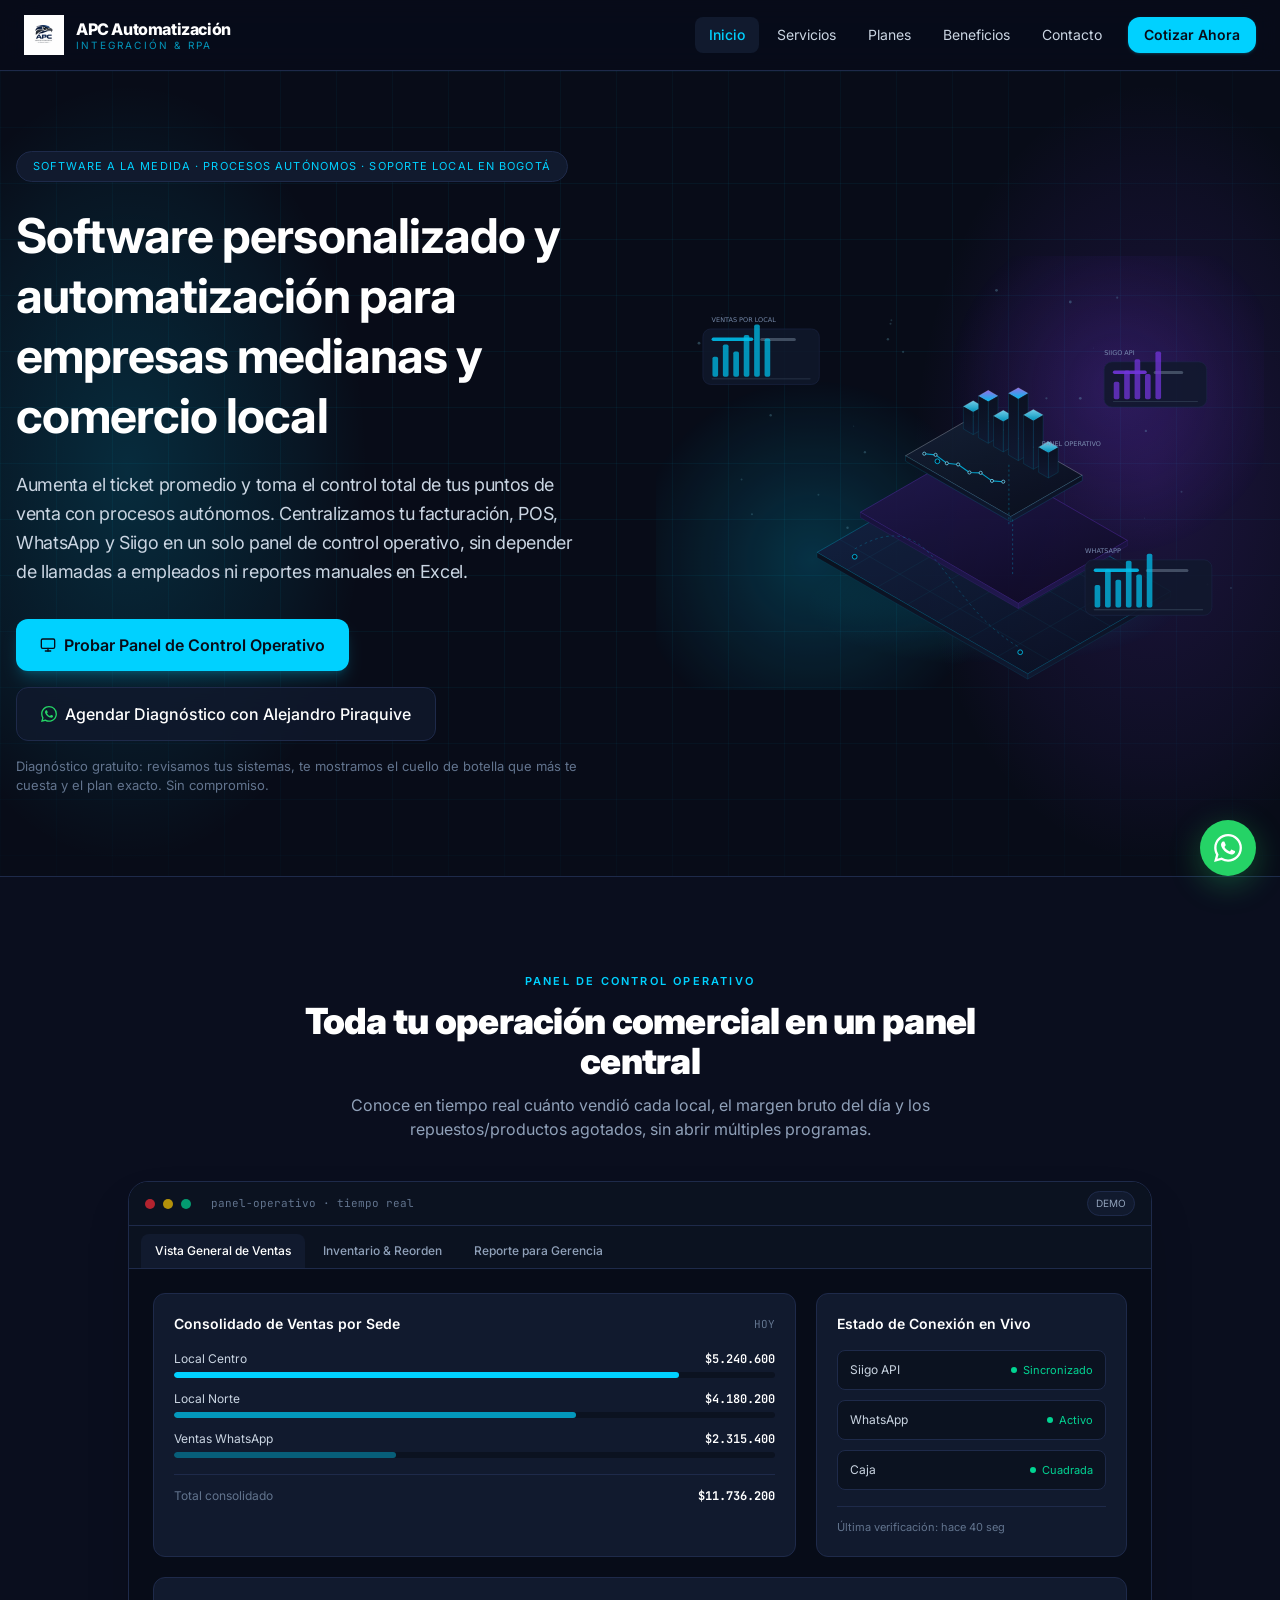
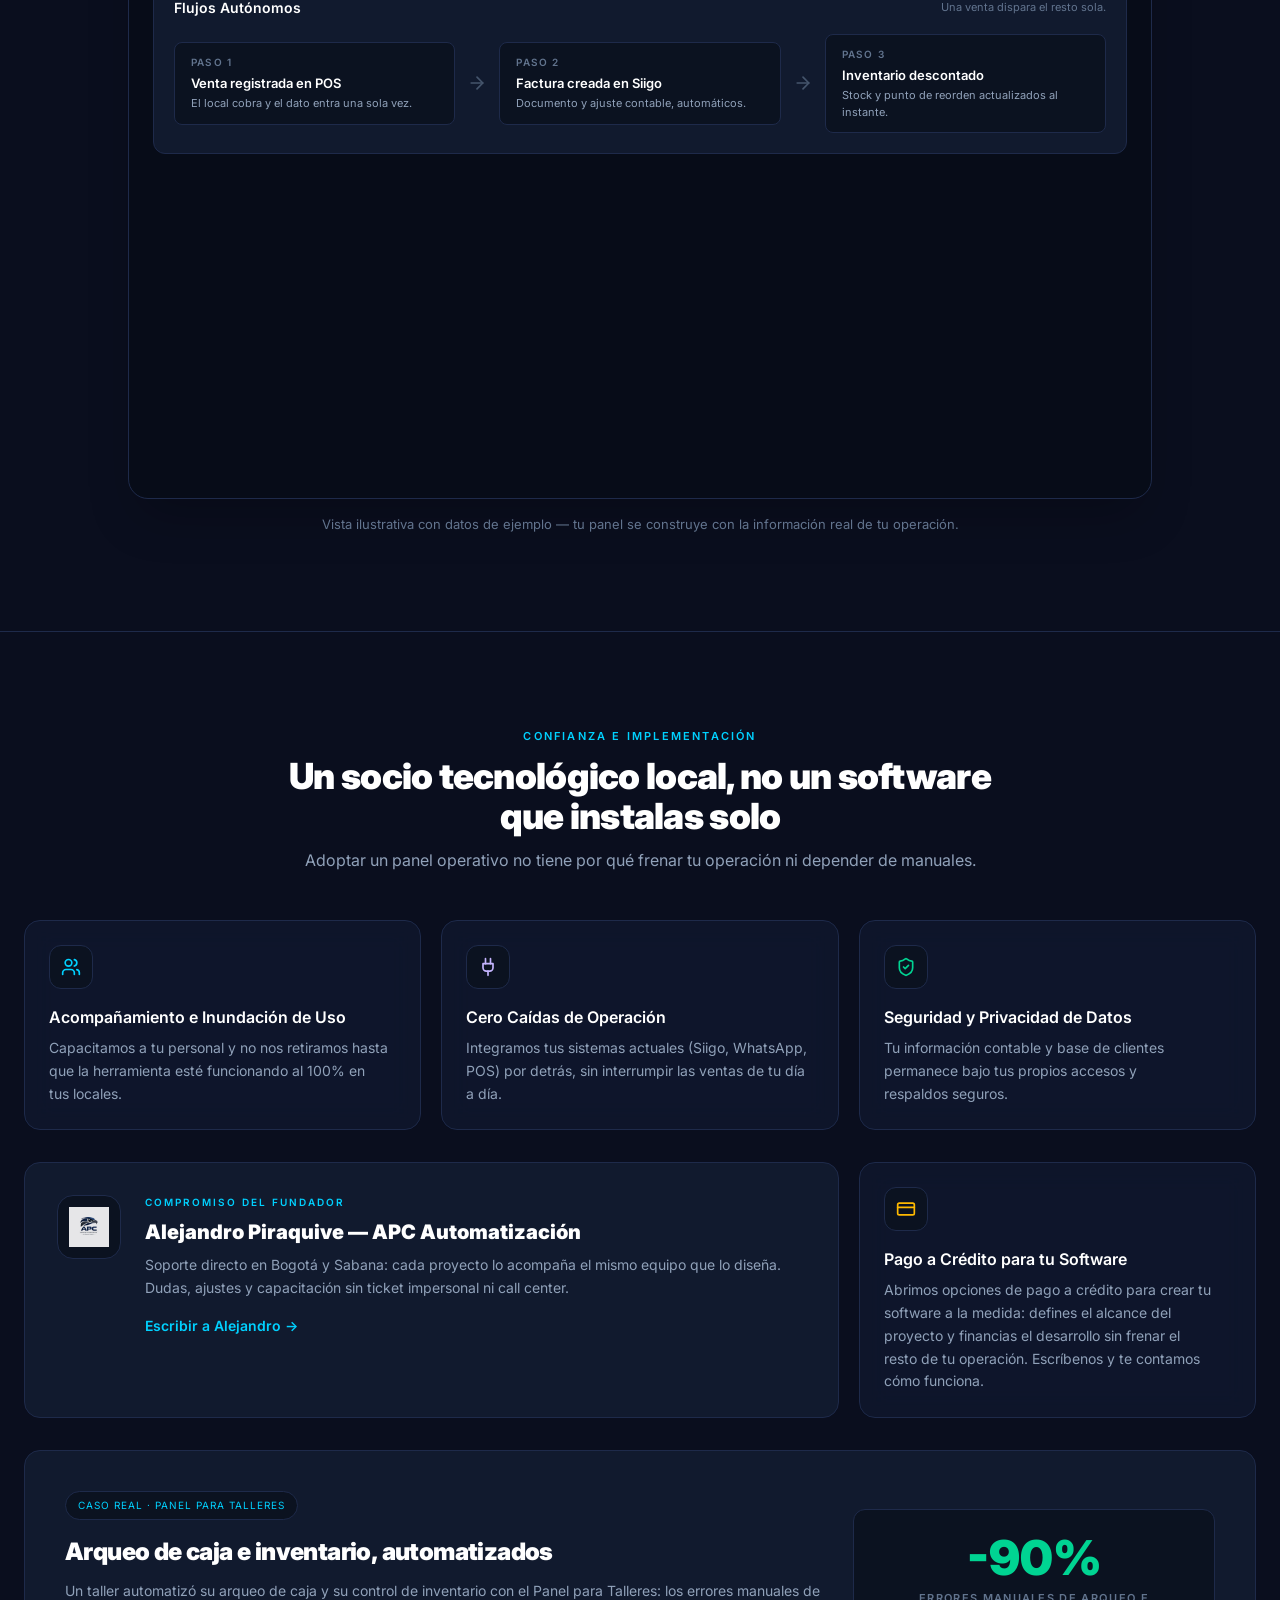
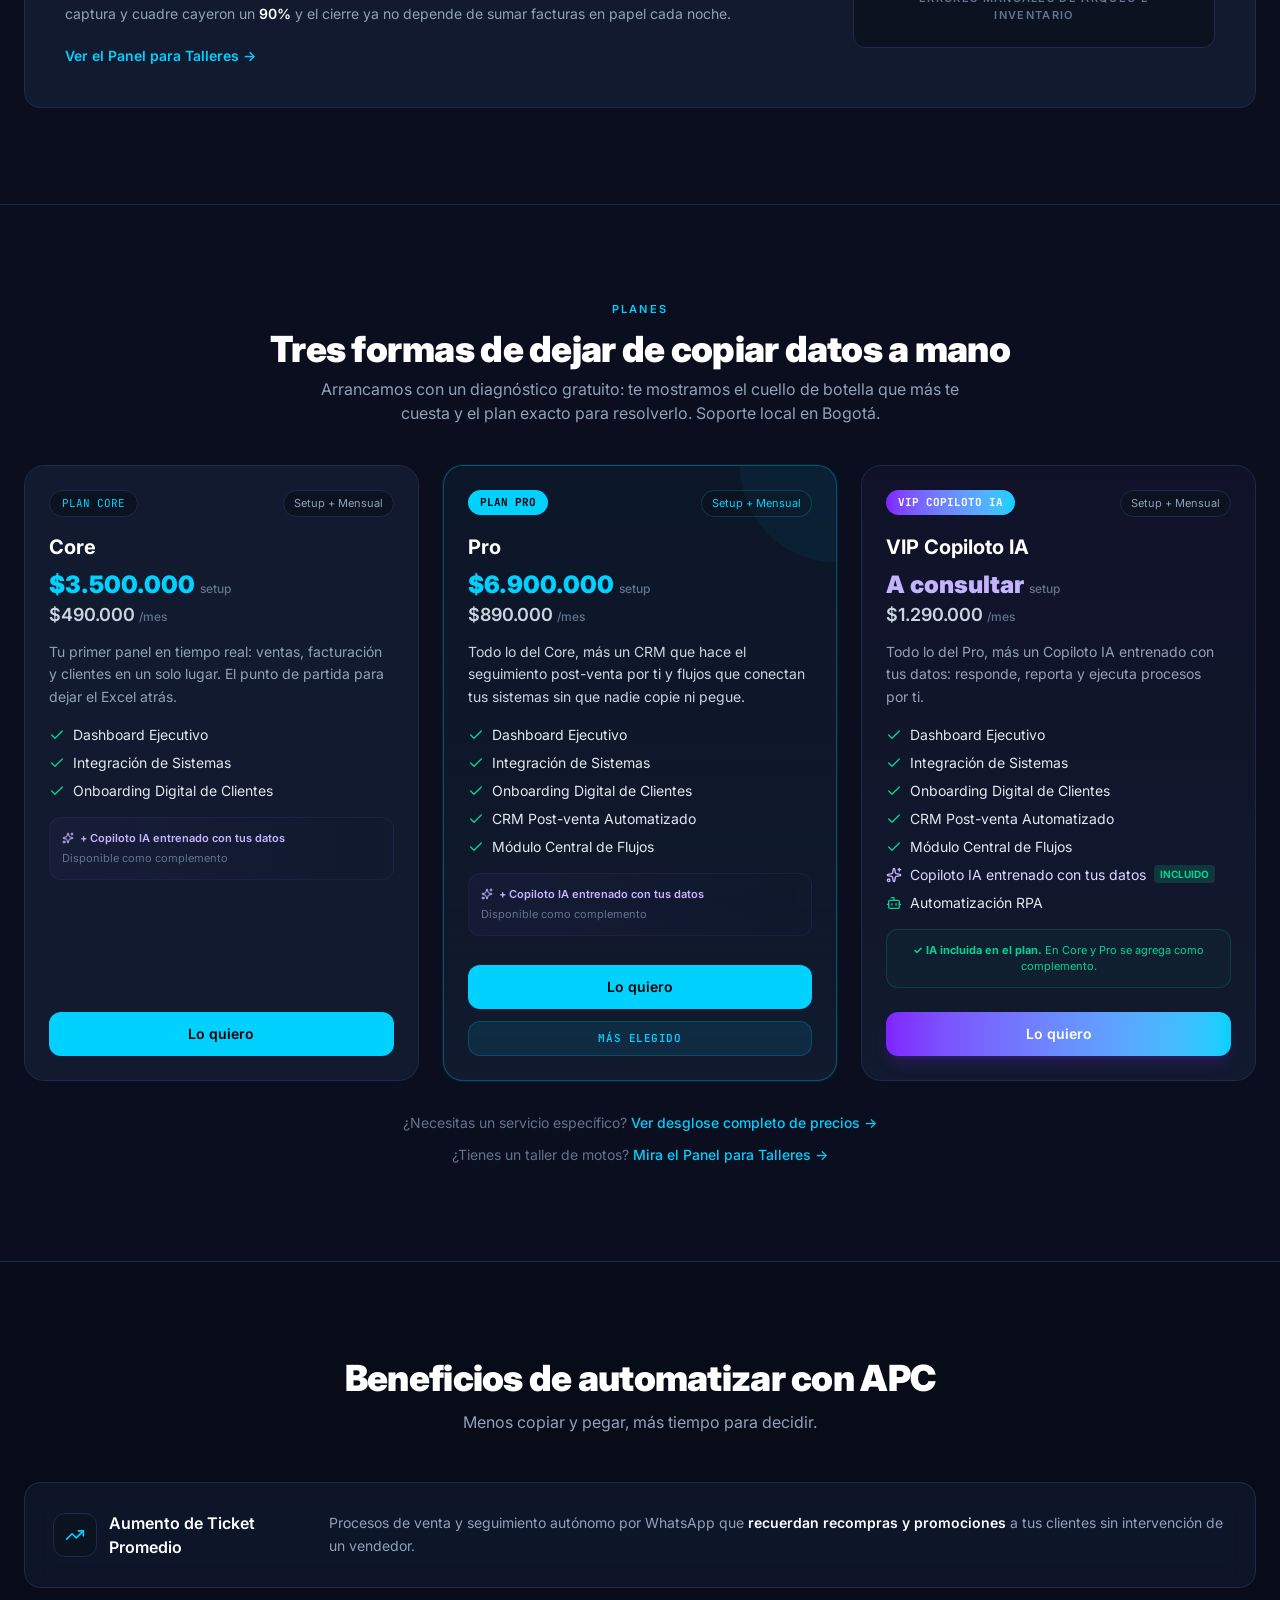
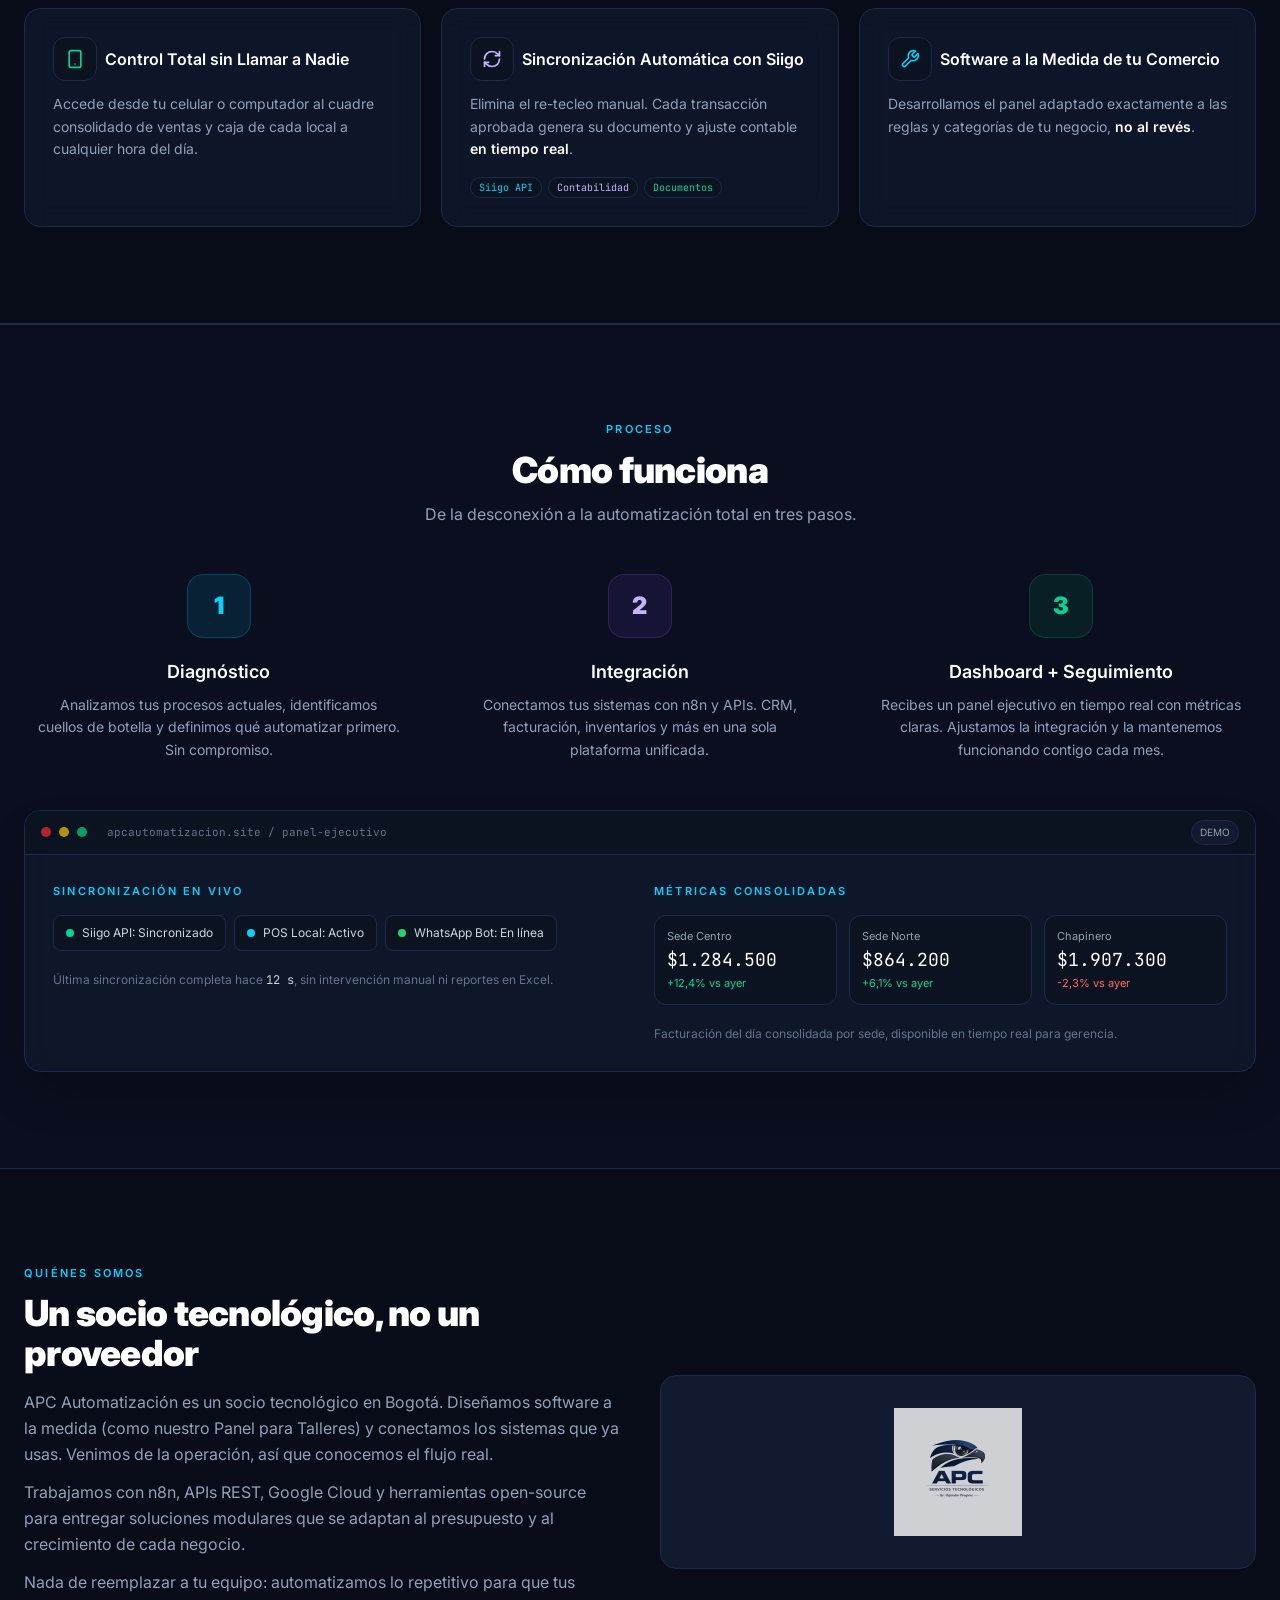
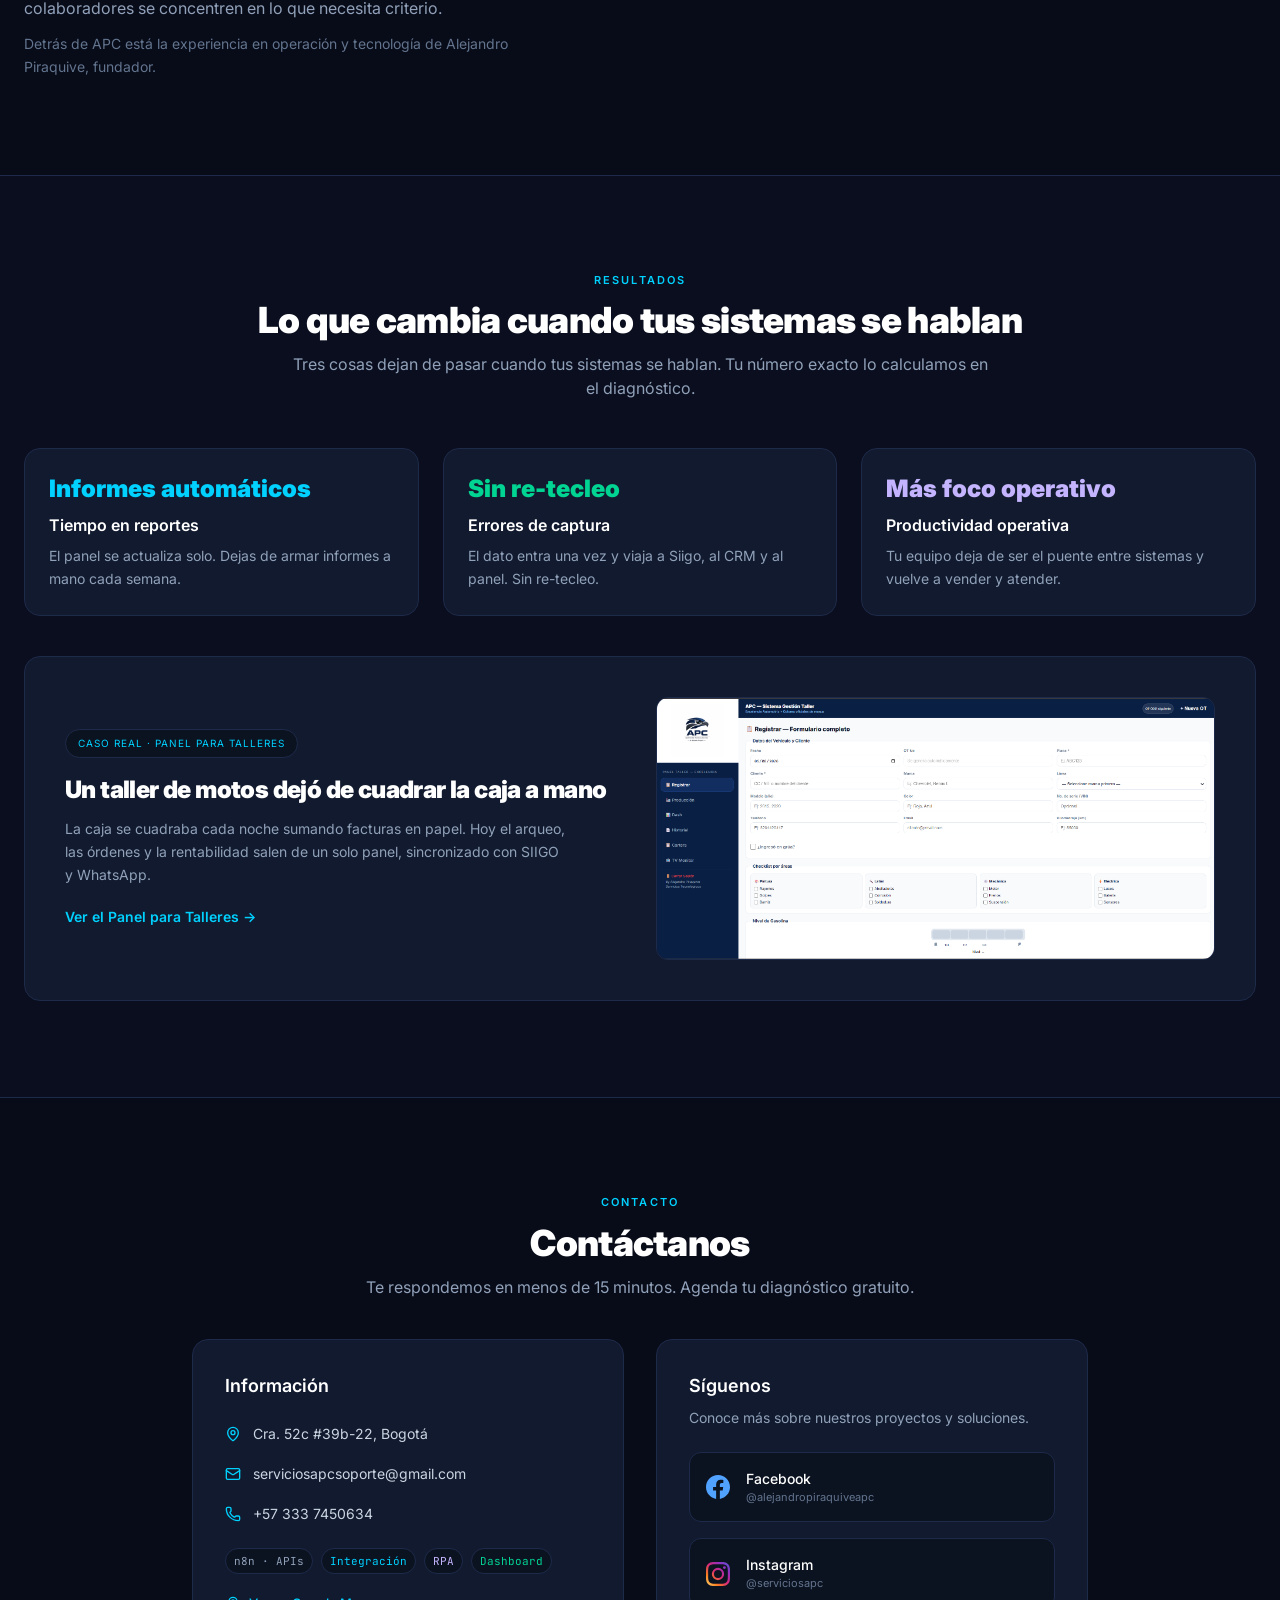
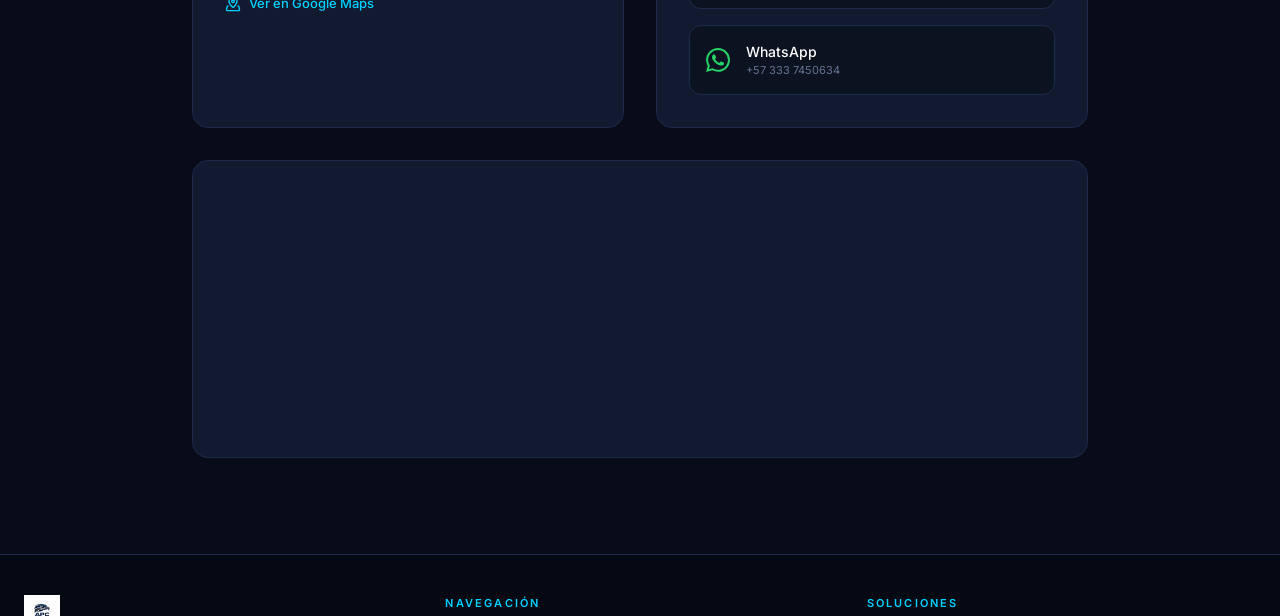
<file: index.html>
<!DOCTYPE html>
<html lang="es" class="scroll-smooth">
<head>
  <meta charset="UTF-8">
  <meta name="viewport" content="width=device-width, initial-scale=1.0">
  <title>APC Automatización - Integración de Sistemas en Bogotá</title>
  <meta name="description" content="APC Automatización en Bogotá: integración de sistemas, dashboards ejecutivos y automatización RPA para medianas empresas. Optimiza procesos con nosotros.">
  <meta property="og:title" content="APC Automatización - Integración de Sistemas en Bogotá">
  <meta property="og:description" content="Integración de sistemas, dashboards ejecutivos y automatización RPA para empresas medianas en Bogotá y Sabana.">
  <meta property="og:image" content="https://apcautomatizacion.site/imagenes/hero-og.png">
  <meta property="og:type" content="website">
  <meta property="og:url" content="https://apcautomatizacion.site">
  <meta name="keywords" content="automatización Bogotá, integración sistemas, RPA Bogotá, dashboard ejecutivo, CRM post-venta, transformación digital">
  <link rel="canonical" href="https://apcautomatizacion.site">
  <link rel="icon" href="favicon.ico" sizes="any">
  <link rel="icon" type="image/png" href="favicon-32.png" sizes="32x32">
  <link rel="apple-touch-icon" href="favicon-180.png">
  <meta name="geo.placename" content="Bogotá">
  <meta name="geo.region" content="CO">
  <meta name="geo.position" content="4.6001461;-74.1330034">
  <meta name="ICBM" content="4.6001461, -74.1330034">
  <link rel="stylesheet" href="estilos.css">
  <link rel="stylesheet" href="tailwind.generated.css">
  <link rel="preconnect" href="https://fonts.googleapis.com">
<link rel="preconnect" href="https://fonts.gstatic.com" crossorigin>
<link href="https://fonts.googleapis.com/css2?family=Inter:wght@400;500;600;700;800;900&family=JetBrains+Mono:wght@500&display=swap" rel="stylesheet">
  <script type="application/ld+json">
  {
    "@context": "https://schema.org",
    "@type": "LocalBusiness",
    "name": "APC Automatización",
    "description": "Integración de sistemas, dashboards ejecutivos y automatización RPA para empresas medianas en Bogotá y Sabana.",
    "url": "https://apcautomatizacion.site",
    "telephone": "+573337450634",
    "email": "serviciosapcsoporte@gmail.com",
    "image": "https://apcautomatizacion.site/imagenes/logo.webp",
    "address": {
      "@type": "PostalAddress",
      "streetAddress": "Cra. 52c #39b-22",
      "addressLocality": "Bogotá",
      "addressRegion": "Bogotá D.C.",
      "addressCountry": "CO"
    },
    "geo": {
      "@type": "GeoCoordinates",
      "latitude": "4.6001461",
      "longitude": "-74.1330034"
    },
    "areaServed": ["Bogotá", "Sabana de Bogotá"],
    "priceRange": "$3.500.000 setup / $490.000 mes - $12.900.000 setup / $1.290.000 mes",
    "openingHoursSpecification": [
      {
        "@type": "OpeningHoursSpecification",
        "dayOfWeek": ["Monday","Tuesday","Wednesday","Thursday","Friday"],
        "opens": "08:00",
        "closes": "18:00"
      },
      {
        "@type": "OpeningHoursSpecification",
        "dayOfWeek": "Saturday",
        "opens": "08:00",
        "closes": "13:00"
      }
    ],
    "sameAs": [
      "https://www.facebook.com/alejandropiraquiveapc",
      "https://www.instagram.com/serviciosapc"
    ],
    "hasOfferCatalog": {
      "@type": "OfferCatalog",
      "name": "Planes APC Automatización",
      "itemListElement": [
        {
          "@type": "Offer",
          "itemOffered": {
            "@type": "Service",
            "name": "Plan Core",
            "description": "Dashboard Ejecutivo + Integración de Sistemas + Onboarding Digital de Clientes.",
            "identifier": "APC-CORE-01"
          },
          "price": "3500000",
          "priceCurrency": "COP",
          "priceValidUntil": "2027-12-31"
        },
        {
          "@type": "Offer",
          "itemOffered": {
            "@type": "Service",
            "name": "Plan Pro",
            "description": "Dashboard Ejecutivo + Integración de Sistemas + Onboarding Digital + CRM Post-venta + Módulo Central de Flujos.",
            "identifier": "APC-PRO-01"
          },
          "price": "6900000",
          "priceCurrency": "COP",
          "priceValidUntil": "2027-12-31"
        },
        {
          "@type": "Offer",
          "itemOffered": {
            "@type": "Service",
            "name": "VIP Copiloto IA",
            "description": "Plan Pro + Copiloto IA entrenado con datos de la empresa + Automatización RPA.",
            "identifier": "APC-VIP-01"
          },
          "priceCurrency": "COP",
          "price": "1290000",
          "priceValidUntil": "2027-12-31"
        }
      ]
    }
  }
  </script>
<!-- Google tag (gtag.js) -->
<script async src="https://www.googletagmanager.com/gtag/js?id=G-EWFDLTCM8R"></script>
<script>
  window.dataLayer = window.dataLayer || [];
  function gtag(){dataLayer.push(arguments);}
  gtag('js', new Date());
  gtag('config', 'G-EWFDLTCM8R');
</script>
</head>
<body class="antialiased overflow-x-hidden selection:bg-cyan-400/30">

<!-- WHATSAPP FLOATING -->
<a href="https://wa.me/573337450634?text=Hola%20Alejandro,%20te%20escribo%20desde%20la%20web:%20[Inicio%20-%20bot%C3%B3n%20flotante].%20Quiero%20hacer%20una%20consulta." target="_blank" class="whatsapp-float" aria-label="WhatsApp APC Automatización">
  <svg aria-hidden="true" focusable="false" class="w-7 h-7" xmlns="http://www.w3.org/2000/svg" width="24" height="24" viewBox="0 0 24 24" fill="currentColor"><path d="M17.472 14.382c-.297-.149-1.758-.867-2.03-.967-.273-.099-.471-.148-.67.15-.197.297-.767.966-.94 1.164-.173.199-.347.223-.644.075-.297-.15-1.255-.463-2.39-1.475-.883-.788-1.48-1.761-1.653-2.059-.173-.297-.018-.458.13-.606.134-.133.297-.347.446-.52.149-.174.198-.298.298-.497.099-.198.05-.371-.025-.52-.075-.149-.669-1.612-.916-2.207-.242-.579-.487-.5-.669-.51-.173-.008-.371-.01-.57-.01-.198 0-.52.074-.792.372-.272.297-1.04 1.016-1.04 2.479 0 1.462 1.065 2.875 1.213 3.074.149.198 2.096 3.2 5.077 4.487.709.306 1.262.489 1.694.625.712.227 1.36.195 1.871.118.571-.085 1.758-.719 2.006-1.413.248-.694.248-1.289.173-1.413-.074-.124-.272-.198-.57-.347m-5.421 7.403h-.004a9.87 9.87 0 01-5.031-1.378l-.361-.214-3.741.982.998-3.648-.235-.374a9.86 9.86 0 01-1.51-5.26c.001-5.45 4.436-9.884 9.888-9.884 2.64 0 5.122 1.03 6.988 2.898a9.825 9.825 0 012.893 6.994c-.003 5.45-4.437 9.884-9.885 9.884m8.413-18.297A11.815 11.815 0 0012.05 0C5.495 0 .16 5.335.157 11.892c0 2.096.547 4.142 1.588 5.945L.057 24l6.305-1.654a11.882 11.882 0 005.683 1.448h.005c6.554 0 11.89-5.335 11.893-11.893a11.821 11.821 0 00-3.48-8.413z"/></svg>
</a>

<!-- HEADER -->
<header id="siteHeader" class="material sticky top-0 z-50 backdrop-blur-xl bg-[#080C18]/80 border-b border-[#1E2A4A]">
  <div class="mx-auto max-w-7xl px-6 h-[70px] flex items-center justify-between">
    <div class="flex items-center gap-3">
      <img src="imagenes/logo.webp" width="1024" height="1024" alt="APC Automatización - integración de sistemas en Bogotá" class="h-10 w-auto" decoding="async">
      <div class="leading-tight">
        <div class="font-extrabold tracking-tight text-white">APC Automatización</div>
        <div class="text-[10px] tracking-[0.22em] text-[#00D1FF]/70">INTEGRACIÓN & RPA</div>
      </div>
    </div>
        <nav class="hidden md:flex items-center gap-1">
      <a href="#hero" class="px-3.5 py-2 rounded-lg text-sm text-[#00D1FF] bg-[#111A2E] font-medium">Inicio</a>
      <a href="servicios.html" class="px-3.5 py-2 rounded-lg text-sm text-slate-300 hover:text-white hover:bg-[#111A2E]">Servicios</a>
      <a href="index.html#servicios" class="px-3.5 py-2 rounded-lg text-sm text-slate-300 hover:text-white hover:bg-[#111A2E]">Planes</a>
      <a href="index.html#beneficios" class="px-3.5 py-2 rounded-lg text-sm text-slate-300 hover:text-white hover:bg-[#111A2E]">Beneficios</a>
      <a href="index.html#contacto" class="px-3.5 py-2 rounded-lg text-sm text-slate-300 hover:text-white hover:bg-[#111A2E]">Contacto</a>
      <a href="https://wa.me/573337450634?text=Hola%20Alejandro,%20te%20escribo%20desde%20la%20web:%20[Inicio%20-%20men%C3%BA%20m%C3%B3vil].%20Quiero%20cotizar%20automatizaci%C3%B3n%20para%20mi%20empresa." target="_blank" class="ml-2 px-4 py-2 rounded-xl bg-[#00D1FF] text-[#080C18] text-sm font-semibold hover:bg-[#22E6FF] shadow shadow-[#00D1FF]/20">Cotizar Ahora</a>
    </nav>
    <button id="mb" class="md:hidden size-10 grid place-items-center rounded-xl bg-[#111A2E] border border-[#1E2A4A]">
      <svg aria-hidden="true" focusable="false" class="w-5 h-5 text-slate-300" xmlns="http://www.w3.org/2000/svg" width="24" height="24" viewBox="0 0 24 24" fill="none" stroke="currentColor" stroke-width="2" stroke-linecap="round" stroke-linejoin="round" > <path d="M4 5h16" /> <path d="M4 12h16" /> <path d="M4 19h16" /> </svg>
    </button>
  </div>
    <div id="mm" class="hidden md:hidden border-t border-[#1E2A4A] bg-[#080C18] px-4 py-3 space-y-1">
    <a href="#hero" class="block px-3 py-2.5 rounded-lg text-[#00D1FF] font-medium">Inicio</a>
    <a href="servicios.html" class="block px-3 py-2.5 rounded-lg hover:bg-[#111A2E]">Servicios</a>
    <a href="index.html#servicios" class="block px-3 py-2.5 rounded-lg hover:bg-[#111A2E]">Planes</a>
    <a href="index.html#beneficios" class="block px-3 py-2.5 rounded-lg hover:bg-[#111A2E]">Beneficios</a>
    <a href="index.html#contacto" class="block px-3 py-2.5 rounded-lg hover:bg-[#111A2E]">Contacto</a>
    <a href="https://wa.me/573337450634?text=Hola%20Alejandro,%20te%20escribo%20desde%20la%20web:%20[Inicio%20-%20portada%20-%20Cotizar%20Ahora].%20Quiero%20cotizar%20automatizaci%C3%B3n%20para%20mi%20empresa." target="_blank" class="block mt-2 text-center px-4 py-3 rounded-xl bg-[#00D1FF] text-black font-semibold">Cotizar Ahora</a>
  </div>
</header>

<!-- HERO -->
<section id="hero" class="relative min-h-[88vh] flex items-center overflow-hidden bg-[#080C18]">
  <!-- Fondo: malla sutil + glow ambiental (la ilustracion 3D vive en la columna derecha) -->
  <div class="absolute inset-0" aria-hidden="true">
    <div class="hero-grid"></div>
    <span class="hero-aurora hero-aurora-l"></span>
    <span class="hero-aurora hero-aurora-r"></span>
  </div>
  <div class="relative grid grid-cols-1 lg:grid-cols-2 gap-8 items-center max-w-7xl mx-auto px-4 py-20 w-full">
    <div class="text-left items-start flex flex-col">
      <div class="inline-flex self-start flex-wrap items-center gap-2 px-4 py-1.5 rounded-full bg-[#111A2E] border border-[#1E2A4A] text-[11px] tracking-widest text-[#00D1FF]">
        SOFTWARE A LA MEDIDA · PROCESOS AUTÓNOMOS · SOPORTE LOCAL EN BOGOTÁ
      </div>
      <h1 class="mt-6 text-left text-4xl lg:text-5xl font-bold leading-tight tracking-tight text-white">
        Software personalizado y automatización para empresas medianas y comercio local
      </h1>
      <h2 class="mt-6 text-left text-slate-300 text-[17px] sm:text-[18px] leading-relaxed max-w-xl font-normal tracking-normal">
        Aumenta el ticket promedio y toma el control total de tus puntos de venta con procesos autónomos. Centralizamos tu facturación, POS, WhatsApp y Siigo en un solo panel de control operativo, sin depender de llamadas a empleados ni reportes manuales en Excel.
      </h2>
      <div class="mt-8 flex flex-row flex-wrap gap-4 justify-start">
        <a href="#panel-demo" class="bg-[#00D1FF] hover:bg-[#00b8e6] text-[#080C18] font-semibold px-6 py-3.5 rounded-xl transition-colors duration-200 shadow-lg shadow-[#00D1FF]/20 flex items-center gap-2">
          <svg aria-hidden="true" focusable="false" class="w-4 h-4" xmlns="http://www.w3.org/2000/svg" width="24" height="24" viewBox="0 0 24 24" fill="none" stroke="currentColor" stroke-width="2" stroke-linecap="round" stroke-linejoin="round" > <rect width="20" height="14" x="2" y="3" rx="2" /> <line x1="8" x2="16" y1="21" y2="21" /> <line x1="12" x2="12" y1="17" y2="21" /> </svg> Probar Panel de Control Operativo
        </a>
        <a href="https://wa.me/573337450634?text=Hola%20Alejandro,%20te%20escribo%20desde%20la%20web:%20[Inicio%20-%20portada%20-%20diagn%C3%B3stico].%20Quiero%20agendar%20un%20diagn%C3%B3stico%20gratuito." target="_blank" rel="noopener" class="bg-[#111A2E]/80 hover:bg-[#111A2E] text-white border border-[#1E2A4A] hover:border-[#25D366] px-6 py-3.5 rounded-xl transition-colors duration-200 flex items-center gap-2 backdrop-blur-md font-medium">
          <svg aria-hidden="true" focusable="false" class="w-4 h-4 text-[#25D366]" xmlns="http://www.w3.org/2000/svg" width="24" height="24" viewBox="0 0 24 24" fill="currentColor"><path d="M17.472 14.382c-.297-.149-1.758-.867-2.03-.967-.273-.099-.471-.148-.67.15-.197.297-.767.966-.94 1.164-.173.199-.347.223-.644.075-.297-.15-1.255-.463-2.39-1.475-.883-.788-1.48-1.761-1.653-2.059-.173-.297-.018-.458.13-.606.134-.133.297-.347.446-.52.149-.174.198-.298.298-.497.099-.198.05-.371-.025-.52-.075-.149-.669-1.612-.916-2.207-.242-.579-.487-.5-.669-.51-.173-.008-.371-.01-.57-.01-.198 0-.52.074-.792.372-.272.297-1.04 1.016-1.04 2.479 0 1.462 1.065 2.875 1.213 3.074.149.198 2.096 3.2 5.077 4.487.709.306 1.262.489 1.694.625.712.227 1.36.195 1.871.118.571-.085 1.758-.719 2.006-1.413.248-.694.248-1.289.173-1.413-.074-.124-.272-.198-.57-.347m-5.421 7.403h-.004a9.87 9.87 0 01-5.031-1.378l-.361-.214-3.741.982.998-3.648-.235-.374a9.86 9.86 0 01-1.51-5.26c.001-5.45 4.436-9.884 9.888-9.884 2.64 0 5.122 1.03 6.988 2.898a9.825 9.825 0 012.893 6.994c-.003 5.45-4.437 9.884-9.885 9.884m8.413-18.297A11.815 11.815 0 0012.05 0C5.495 0 .16 5.335.157 11.892c0 2.096.547 4.142 1.588 5.945L.057 24l6.305-1.654a11.882 11.882 0 005.683 1.448h.005c6.554 0 11.89-5.335 11.893-11.893a11.821 11.821 0 00-3.48-8.413z"/></svg> Agendar Diagnóstico con Alejandro Piraquive
        </a>
      </div>
      <p class="mt-4 text-[13px] text-slate-500 max-w-xl">Diagnóstico gratuito: revisamos tus sistemas, te mostramos el cuello de botella que más te cuesta y el plan exacto. Sin compromiso.</p>
    </div>

    <!-- Columna derecha: mockup del dashboard operativo en 3D -->
    <div class="relative w-full flex justify-center lg:justify-end">
      <img src="imagenes/hero-3d.svg" width="1400" height="1000" alt="Ilustración 3D del panel de control operativo: ventas por punto de venta, inventario e integración con Siigo, POS y WhatsApp" class="hero-3d" decoding="async" fetchpriority="high">
    </div>
  </div>
</section>

<!-- PANEL DEMO — DASHBOARD SHOWCASE -->
<section id="panel-demo" class="py-20 md:py-24 bg-[#0A1020]/80 border-t border-[#1E2A4A]">
  <div class="mx-auto max-w-7xl px-6">
    <div class="max-w-3xl mx-auto text-center">
      <div class="text-[11px] tracking-[0.2em] text-[#00D1FF] font-semibold">PANEL DE CONTROL OPERATIVO</div>
      <h2 class="mt-3 text-4xl font-black tracking-tight text-white">Toda tu operación comercial en un panel central</h2>
      <p class="mt-3 text-slate-400 max-w-2xl mx-auto">Conoce en tiempo real cuánto vendió cada local, el margen bruto del día y los repuestos/productos agotados, sin abrir múltiples programas.</p>
    </div>

    <div class="mt-10 max-w-5xl mx-auto" data-hero-panel>
      <div class="rounded-[20px] border border-[#1E2A4A] bg-[#080C18]/85 shadow-2xl overflow-hidden">
        <!-- barra superior -->
        <div class="h-11 border-b border-[#1E2A4A] flex items-center justify-between px-4 bg-[#0B1220]">
          <div class="flex items-center gap-2">
            <span class="size-2.5 rounded-full bg-red-500/70"></span>
            <span class="size-2.5 rounded-full bg-yellow-400/70"></span>
            <span class="size-2.5 rounded-full bg-emerald-400/70"></span>
            <span class="ml-3 text-[11px] mono text-slate-500">panel-operativo · tiempo real</span>
          </div>
          <span class="text-[10px] px-2 py-1 rounded-full bg-[#111A2E] border border-[#1E2A4A] text-slate-400">DEMO</span>
        </div>

        <!-- pestañas -->
        <div class="border-b border-[#1E2A4A] bg-[#0B1220] px-3 pt-2 flex flex-wrap gap-1" role="tablist" aria-label="Vistas del panel demo">
          <button type="button" class="panel-tab px-3.5 py-2 rounded-t-lg text-[12px] font-medium text-white bg-[#111A2E]" data-tab="ventas" aria-selected="true">Vista General de Ventas</button>
          <button type="button" class="panel-tab px-3.5 py-2 rounded-t-lg text-[12px] font-medium text-slate-400 hover:text-white" data-tab="inventario" aria-selected="false">Inventario &amp; Reorden</button>
          <button type="button" class="panel-tab px-3.5 py-2 rounded-t-lg text-[12px] font-medium text-slate-400 hover:text-white" data-tab="reporte" aria-selected="false">Reporte para Gerencia</button>
        </div>

        <!-- PESTAÑA 1 · Vista General de Ventas -->
        <div class="p-5 md:p-6" data-panel="ventas">
          <div class="grid md:grid-cols-3 gap-5">

            <!-- A · Consolidado de Ventas por Sede -->
            <div class="md:col-span-2 rounded-xl bg-[#111A2E] border border-[#1E2A4A] p-5">
              <div class="flex items-center justify-between gap-3 flex-wrap">
                <h3 class="text-sm font-semibold text-white">Consolidado de Ventas por Sede</h3>
                <span class="text-[11px] text-slate-500 mono">HOY</span>
              </div>
              <div class="mt-4 space-y-3">
                <div>
                  <div class="flex items-center justify-between text-[12px] mb-1"><span class="text-slate-300">Local Centro</span><span class="text-white font-semibold mono">$5.240.600</span></div>
                  <div class="h-1.5 rounded-full bg-[#0B1220] overflow-hidden"><div class="h-full rounded-full bg-[#00D1FF]" style="width: 84%"></div></div>
                </div>
                <div>
                  <div class="flex items-center justify-between text-[12px] mb-1"><span class="text-slate-300">Local Norte</span><span class="text-white font-semibold mono">$4.180.200</span></div>
                  <div class="h-1.5 rounded-full bg-[#0B1220] overflow-hidden"><div class="h-full rounded-full bg-[#00D1FF]/70" style="width: 67%"></div></div>
                </div>
                <div>
                  <div class="flex items-center justify-between text-[12px] mb-1"><span class="text-slate-300">Ventas WhatsApp</span><span class="text-white font-semibold mono">$2.315.400</span></div>
                  <div class="h-1.5 rounded-full bg-[#0B1220] overflow-hidden"><div class="h-full rounded-full bg-[#00D1FF]/40" style="width: 37%"></div></div>
                </div>
              </div>
              <div class="mt-4 pt-3 border-t border-[#1E2A4A] flex items-center justify-between text-[12px]">
                <span class="text-slate-500">Total consolidado</span>
                <span class="text-white font-bold mono">$11.736.200</span>
              </div>
            </div>

            <!-- B · Estado de Conexión en Vivo -->
            <div class="rounded-xl bg-[#111A2E] border border-[#1E2A4A] p-5">
              <h3 class="text-sm font-semibold text-white">Estado de Conexión en Vivo</h3>
              <div class="mt-4 space-y-2.5">
                <div class="flex items-center justify-between gap-3 px-3 py-2.5 rounded-lg bg-[#0B1220] border border-[#1E2A4A]">
                  <span class="text-[12px] text-slate-300">Siigo API</span>
                  <span class="inline-flex items-center gap-1.5 text-[11px] text-emerald-400"><span class="size-1.5 rounded-full bg-emerald-400"></span>Sincronizado</span>
                </div>
                <div class="flex items-center justify-between gap-3 px-3 py-2.5 rounded-lg bg-[#0B1220] border border-[#1E2A4A]">
                  <span class="text-[12px] text-slate-300">WhatsApp</span>
                  <span class="inline-flex items-center gap-1.5 text-[11px] text-emerald-400"><span class="size-1.5 rounded-full bg-emerald-400"></span>Activo</span>
                </div>
                <div class="flex items-center justify-between gap-3 px-3 py-2.5 rounded-lg bg-[#0B1220] border border-[#1E2A4A]">
                  <span class="text-[12px] text-slate-300">Caja</span>
                  <span class="inline-flex items-center gap-1.5 text-[11px] text-emerald-400"><span class="size-1.5 rounded-full bg-emerald-400"></span>Cuadrada</span>
                </div>
              </div>
              <div class="mt-4 pt-3 border-t border-[#1E2A4A] text-[11px] text-slate-500">Última verificación: hace 40 seg</div>
            </div>

            <!-- C · Flujos Autónomos -->
            <div class="md:col-span-3 rounded-xl bg-[#111A2E] border border-[#1E2A4A] p-5">
              <div class="flex items-center justify-between gap-3 flex-wrap">
                <h3 class="text-sm font-semibold text-white">Flujos Autónomos</h3>
                <span class="text-[11px] text-slate-500">Una venta dispara el resto sola.</span>
              </div>
              <div class="mt-4 flex flex-col md:flex-row md:items-center gap-3">
                <div class="flex-1 rounded-lg bg-[#0B1220] border border-[#1E2A4A] px-4 py-3">
                  <div class="text-[10px] tracking-[0.12em] text-slate-500 font-semibold">PASO 1</div>
                  <div class="mt-1 text-[13px] font-semibold text-white">Venta registrada en POS</div>
                  <div class="mt-0.5 text-[11px] text-slate-400">El local cobra y el dato entra una sola vez.</div>
                </div>
                <div class="hidden md:flex text-slate-600 shrink-0" aria-hidden="true"><svg xmlns="http://www.w3.org/2000/svg" width="20" height="20" viewBox="0 0 24 24" fill="none" stroke="currentColor" stroke-width="2" stroke-linecap="round" stroke-linejoin="round"><path d="M5 12h14"/><path d="m12 5 7 7-7 7"/></svg></div>
                <div class="flex-1 rounded-lg bg-[#0B1220] border border-[#1E2A4A] px-4 py-3">
                  <div class="text-[10px] tracking-[0.12em] text-slate-500 font-semibold">PASO 2</div>
                  <div class="mt-1 text-[13px] font-semibold text-white">Factura creada en Siigo</div>
                  <div class="mt-0.5 text-[11px] text-slate-400">Documento y ajuste contable, automáticos.</div>
                </div>
                <div class="hidden md:flex text-slate-600 shrink-0" aria-hidden="true"><svg xmlns="http://www.w3.org/2000/svg" width="20" height="20" viewBox="0 0 24 24" fill="none" stroke="currentColor" stroke-width="2" stroke-linecap="round" stroke-linejoin="round"><path d="M5 12h14"/><path d="m12 5 7 7-7 7"/></svg></div>
                <div class="flex-1 rounded-lg bg-[#0B1220] border border-[#1E2A4A] px-4 py-3">
                  <div class="text-[10px] tracking-[0.12em] text-slate-500 font-semibold">PASO 3</div>
                  <div class="mt-1 text-[13px] font-semibold text-white">Inventario descontado</div>
                  <div class="mt-0.5 text-[11px] text-slate-400">Stock y punto de reorden actualizados al instante.</div>
                </div>
              </div>
            </div>

          </div>
        </div>

        <!-- PESTAÑA 2 · Inventario & Reorden -->
        <div class="p-5 md:p-6" data-panel="inventario" hidden>
          <div class="rounded-xl bg-[#111A2E] border border-[#1E2A4A] overflow-hidden">
            <div class="px-5 py-4 border-b border-[#1E2A4A] flex items-center justify-between gap-3 flex-wrap">
              <h3 class="text-sm font-semibold text-white">Inventario &amp; Punto de Reorden</h3>
              <span class="text-[11px] text-slate-500 mono">2 alertas activas</span>
            </div>
            <div class="overflow-x-auto">
              <table class="w-full text-left text-[12px]">
                <thead>
                  <tr class="text-[10px] tracking-[0.12em] text-slate-500 border-b border-[#1E2A4A]">
                    <th class="px-5 py-2.5 font-semibold">PRODUCTO</th>
                    <th class="px-5 py-2.5 font-semibold text-right">STOCK</th>
                    <th class="px-5 py-2.5 font-semibold text-right">MÍNIMO</th>
                    <th class="px-5 py-2.5 font-semibold">ESTADO</th>
                  </tr>
                </thead>
                <tbody class="divide-y divide-[#1E2A4A]">
                  <tr>
                    <td class="px-5 py-3 text-slate-200">Aceite 20W50 1L</td>
                    <td class="px-5 py-3 text-right mono text-white">0</td>
                    <td class="px-5 py-3 text-right mono text-slate-400">8</td>
                    <td class="px-5 py-3"><span class="text-[10px] px-2 py-0.5 rounded-full bg-red-500/10 border border-red-500/25 text-red-400">Agotado</span></td>
                  </tr>
                  <tr>
                    <td class="px-5 py-3 text-slate-200">Filtro CG160</td>
                    <td class="px-5 py-3 text-right mono text-white">3</td>
                    <td class="px-5 py-3 text-right mono text-slate-400">5</td>
                    <td class="px-5 py-3"><span class="text-[10px] px-2 py-0.5 rounded-full bg-amber-500/10 border border-amber-500/25 text-amber-400">Reorden</span></td>
                  </tr>
                  <tr>
                    <td class="px-5 py-3 text-slate-200">Bujía NGK CPR7EA</td>
                    <td class="px-5 py-3 text-right mono text-white">24</td>
                    <td class="px-5 py-3 text-right mono text-slate-400">10</td>
                    <td class="px-5 py-3"><span class="text-[10px] px-2 py-0.5 rounded-full bg-emerald-500/10 border border-emerald-500/25 text-emerald-400">Óptimo</span></td>
                  </tr>
                  <tr>
                    <td class="px-5 py-3 text-slate-200">Pastillas de freno delanteras</td>
                    <td class="px-5 py-3 text-right mono text-white">12</td>
                    <td class="px-5 py-3 text-right mono text-slate-400">6</td>
                    <td class="px-5 py-3"><span class="text-[10px] px-2 py-0.5 rounded-full bg-emerald-500/10 border border-emerald-500/25 text-emerald-400">Óptimo</span></td>
                  </tr>
                </tbody>
              </table>
            </div>
            <div class="px-5 py-3 border-t border-[#1E2A4A] text-[11px] text-slate-500">Cuando el stock baja del mínimo, el panel sugiere la orden de compra con el último precio del proveedor y avisa por WhatsApp.</div>
          </div>
        </div>

        <!-- PESTAÑA 3 · Reporte para Gerencia -->
        <div class="p-5 md:p-6" data-panel="reporte" hidden>
          <div class="grid sm:grid-cols-3 gap-5">
            <div class="rounded-xl bg-[#111A2E] border border-[#1E2A4A] p-5">
              <div class="text-[10px] tracking-[0.12em] text-slate-500 font-semibold">VENTAS DEL DÍA</div>
              <div class="mt-2 text-2xl font-black text-white mono">$11.736.200</div>
              <div class="mt-1 text-[11px] text-slate-500">Consolidado de 3 canales</div>
            </div>
            <div class="rounded-xl bg-[#111A2E] border border-[#1E2A4A] p-5">
              <div class="text-[10px] tracking-[0.12em] text-slate-500 font-semibold">MARGEN BRUTO</div>
              <div class="mt-2 text-2xl font-black text-emerald-400 mono">34,2%</div>
              <div class="mt-1 text-[11px] text-slate-500">Del día en curso</div>
            </div>
            <div class="rounded-xl bg-[#111A2E] border border-[#1E2A4A] p-5">
              <div class="text-[10px] tracking-[0.12em] text-slate-500 font-semibold">TICKET PROMEDIO</div>
              <div class="mt-2 text-2xl font-black text-white mono">$38.500</div>
              <div class="mt-1 text-[11px] text-slate-500">Todas las sedes</div>
            </div>
          </div>
          <div class="mt-5 rounded-xl bg-[#111A2E] border border-[#1E2A4A] p-5 flex items-start gap-3">
            <svg aria-hidden="true" focusable="false" class="w-5 h-5 text-slate-400 mt-0.5 shrink-0" xmlns="http://www.w3.org/2000/svg" width="24" height="24" viewBox="0 0 24 24" fill="none" stroke="currentColor" stroke-width="2" stroke-linecap="round" stroke-linejoin="round" > <rect width="8" height="4" x="8" y="2" rx="1" ry="1" /> <path d="M16 4h2a2 2 0 0 1 2 2v14a2 2 0 0 1-2 2H6a2 2 0 0 1-2-2V6a2 2 0 0 1 2-2h2" /> <path d="M12 11h4" /> <path d="M12 16h4" /> <path d="M8 11h.01" /> <path d="M8 16h.01" /> </svg>
            <div>
              <div class="text-[13px] font-semibold text-white">Reporte de cierre automático</div>
              <p class="mt-1 text-[12px] text-slate-400 leading-relaxed">Al final del día el panel compila ventas, margen, arqueo de caja y alertas de inventario, y lo envía al WhatsApp del gerente. Sin consolidar Excel ni pedir números a las sedes.</p>
            </div>
          </div>
        </div>

      </div>
      <p class="mt-4 text-center text-[13px] text-slate-500">Vista ilustrativa con datos de ejemplo — tu panel se construye con la información real de tu operación.</p>
    </div>
  </div>
</section>

<!-- GARANTÍAS / TRUST BRIDGE -->
<section id="garantias" class="py-24 bg-[#0A1020]/80 border-t border-[#1E2A4A]">
  <div class="mx-auto max-w-7xl px-6">
    <div class="max-w-3xl mx-auto text-center">
      <div class="text-[11px] tracking-[0.2em] text-[#00D1FF] font-semibold">CONFIANZA E IMPLEMENTACIÓN</div>
      <h2 class="mt-3 text-4xl font-black tracking-tight text-white">Un socio tecnológico local, no un software que instalas solo</h2>
      <p class="mt-3 text-slate-400">Adoptar un panel operativo no tiene por qué frenar tu operación ni depender de manuales.</p>
    </div>

    <div class="mt-12 grid md:grid-cols-3 gap-5">

      <!-- Pilar 1 · Acompañamiento e Inundación de Uso -->
      <div class="bento-card p-6">
        <div class="size-11 rounded-xl bg-[#0B1220] border border-[#1E2A4A] grid place-items-center"><svg aria-hidden="true" focusable="false" class="w-5 h-5 text-[#00D1FF]" xmlns="http://www.w3.org/2000/svg" width="24" height="24" viewBox="0 0 24 24" fill="none" stroke="currentColor" stroke-width="2" stroke-linecap="round" stroke-linejoin="round" > <path d="M16 21v-2a4 4 0 0 0-4-4H6a4 4 0 0 0-4 4v2" /> <circle cx="9" cy="7" r="4" /> <path d="M22 21v-2a4 4 0 0 0-3-3.87" /> <path d="M16 3.13a4 4 0 0 1 0 7.75" /> </svg></div>
        <h4 class="mt-4 font-semibold text-white">Acompañamiento e Inundación de Uso</h4>
        <p class="mt-2 text-sm text-slate-400 leading-relaxed">Capacitamos a tu personal y no nos retiramos hasta que la herramienta esté funcionando al 100% en tus locales.</p>
      </div>

      <!-- Pilar 2 · Cero Caídas de Operación -->
      <div class="bento-card p-6">
        <div class="size-11 rounded-xl bg-[#0B1220] border border-[#1E2A4A] grid place-items-center"><svg aria-hidden="true" focusable="false" class="w-5 h-5 text-violet-300" xmlns="http://www.w3.org/2000/svg" width="24" height="24" viewBox="0 0 24 24" fill="none" stroke="currentColor" stroke-width="2" stroke-linecap="round" stroke-linejoin="round" > <path d="M12 22v-5" /> <path d="M9 8V2" /> <path d="M15 8V2" /> <path d="M18 8v5a4 4 0 0 1-4 4h-4a4 4 0 0 1-4-4V8Z" /> </svg></div>
        <h4 class="mt-4 font-semibold text-white">Cero Caídas de Operación</h4>
        <p class="mt-2 text-sm text-slate-400 leading-relaxed">Integramos tus sistemas actuales (Siigo, WhatsApp, POS) por detrás, sin interrumpir las ventas de tu día a día.</p>
      </div>

      <!-- Pilar 3 · Seguridad y Privacidad de Datos -->
      <div class="bento-card p-6">
        <div class="size-11 rounded-xl bg-[#0B1220] border border-[#1E2A4A] grid place-items-center"><svg aria-hidden="true" focusable="false" class="w-5 h-5 text-emerald-400" xmlns="http://www.w3.org/2000/svg" width="24" height="24" viewBox="0 0 24 24" fill="none" stroke="currentColor" stroke-width="2" stroke-linecap="round" stroke-linejoin="round" > <path d="M20 13c0 5-3.5 7.5-7.66 8.95a1 1 0 0 1-.67-.01C7.5 20.5 4 18 4 13V6a1 1 0 0 1 1-1c2 0 4.5-1.2 6.24-2.72a1.17 1.17 0 0 1 1.52 0C14.51 3.81 17 5 19 5a1 1 0 0 1 1 1z" /> <path d="m9 12 2 2 4-4" /> </svg></div>
        <h4 class="mt-4 font-semibold text-white">Seguridad y Privacidad de Datos</h4>
        <p class="mt-2 text-sm text-slate-400 leading-relaxed">Tu información contable y base de clientes permanece bajo tus propios accesos y respaldos seguros.</p>
      </div>

    </div>

    <!-- FUNDADOR + CRÉDITO -->
    <div class="mt-8 grid md:grid-cols-3 gap-5">
      <div class="md:col-span-2 rounded-2xl border border-[#1E2A4A] bg-[#111A2E] p-6 md:p-8 flex flex-col sm:flex-row gap-6 items-start">
        <div class="shrink-0 size-16 rounded-2xl bg-[#0B1220] border border-[#1E2A4A] grid place-items-center overflow-hidden">
          <img src="imagenes/logo.webp" width="1024" height="1024" alt="Logotipo de APC Automatización - By Alejandro Piraquive" class="w-10 h-auto opacity-90" decoding="async" loading="lazy">
        </div>
        <div>
          <div class="text-[10px] tracking-[0.2em] text-[#00D1FF] font-semibold">COMPROMISO DEL FUNDADOR</div>
          <h4 class="mt-2 text-xl font-black text-white">Alejandro Piraquive — APC Automatización</h4>
          <p class="mt-2 text-sm text-slate-400 leading-relaxed">Soporte directo en Bogotá y Sabana: cada proyecto lo acompaña el mismo equipo que lo diseña. Dudas, ajustes y capacitación sin ticket impersonal ni call center.</p>
          <a href="https://wa.me/573337450634?text=Hola%20Alejandro,%20te%20escribo%20desde%20la%20web:%20[Inicio%20-%20Socio%20Tecnol%C3%B3gico].%20Quiero%20agendar%20un%20diagn%C3%B3stico%20con%20Alejandro." target="_blank" rel="noopener" class="mt-4 inline-flex items-center gap-2 text-sm text-[#00D1FF] hover:text-[#22E6FF] font-semibold transition-colors">Escribir a Alejandro →</a>
        </div>
      </div>

      <!-- Pago a Crédito -->
      <div class="bento-card p-6">
        <div class="size-11 rounded-xl bg-[#0B1220] border border-[#1E2A4A] grid place-items-center"><svg aria-hidden="true" focusable="false" class="w-5 h-5 text-amber-400" xmlns="http://www.w3.org/2000/svg" width="24" height="24" viewBox="0 0 24 24" fill="none" stroke="currentColor" stroke-width="2" stroke-linecap="round" stroke-linejoin="round" > <rect width="20" height="14" x="2" y="5" rx="2" /> <line x1="2" x2="22" y1="10" y2="10" /> </svg></div>
        <h4 class="mt-4 font-semibold text-white">Pago a Crédito para tu Software</h4>
        <p class="mt-2 text-sm text-slate-400 leading-relaxed">Abrimos opciones de pago a crédito para crear tu software a la medida: defines el alcance del proyecto y financias el desarrollo sin frenar el resto de tu operación. Escríbenos y te contamos cómo funciona.</p>
      </div>
    </div>

    <!-- CASO REAL -->
    <div class="mt-8 rounded-2xl border border-[#1E2A4A] bg-[#111A2E] p-8 md:p-10 grid md:grid-cols-3 gap-8 items-center">
      <div class="md:col-span-2">
        <div class="inline-flex items-center gap-2 px-3 py-1.5 rounded-full bg-[#0B1220] border border-[#1E2A4A] text-[10px] tracking-widest text-[#00D1FF]">CASO REAL · PANEL PARA TALLERES</div>
        <h4 class="mt-4 text-2xl font-black tracking-tight text-white">Arqueo de caja e inventario, automatizados</h4>
        <p class="mt-3 text-sm text-slate-400 leading-relaxed">Un taller automatizó su arqueo de caja y su control de inventario con el Panel para Talleres: los errores manuales de captura y cuadre cayeron un <span class="text-white font-semibold">90%</span> y el cierre ya no depende de sumar facturas en papel cada noche.</p>
        <a href="panel-taller.html" class="mt-5 inline-flex items-center gap-2 text-sm text-[#00D1FF] hover:text-[#22E6FF] font-semibold transition-colors">Ver el Panel para Talleres →</a>
      </div>
      <div class="rounded-xl border border-[#1E2A4A] bg-[#0B1220] p-6 text-center">
        <div class="text-5xl font-black text-emerald-400">-90%</div>
        <div class="mt-2 text-[11px] tracking-[0.12em] text-slate-500 font-semibold">ERRORES MANUALES DE ARQUEO E INVENTARIO</div>
      </div>
    </div>
  </div>
</section>

<!-- SERVICIOS / PLANES -->
<section id="servicios" class="py-24 bg-[#0A1020]/80 border-t border-[#1E2A4A]">
  <div class="mx-auto max-w-7xl px-6">
    <div class="text-center">
      <div class="text-[11px] tracking-[0.2em] text-[#00D1FF] font-semibold">PLANES</div>
<h2 class="mt-3 text-4xl font-black tracking-tight text-white">Tres formas de dejar de copiar datos a mano</h2>
            <p class="mt-2 text-slate-400 max-w-2xl mx-auto">Arrancamos con un diagnóstico gratuito: te mostramos el cuello de botella que más te cuesta y el plan exacto para resolverlo. Soporte local en Bogotá.</p>
    </div>
    <div class="mt-10 grid md:grid-cols-3 gap-6">

      <!-- CORE -->
      <article class="card-glow rounded-[20px] border border-[#1E2A4A] bg-[#111A2E] p-6 flex flex-col hover:border-[#00D1FF]/30">
        <div class="flex justify-between items-start">
          <span class="px-3 py-1 rounded-full bg-[#0B1220] border border-[#1E2A4A] text-[11px] mono text-[#00D1FF]">PLAN CORE</span>
          <span class="text-[11px] px-2.5 py-1 rounded-full bg-[#0B1220] border border-[#1E2A4A] text-slate-400">Setup + Mensual</span>
        </div>
        <h3 class="mt-4 font-bold text-xl text-white">Core</h3>
        <div class="mt-2">
          <div class="text-2xl font-black text-[#00D1FF]">$3.500.000 <span class="text-xs font-medium text-slate-500">setup</span></div>
          <div class="text-lg font-semibold text-slate-300">$490.000 <span class="text-xs font-medium text-slate-500">/mes</span></div>
        </div>
        <p class="mt-3 text-sm text-slate-400 leading-relaxed">Tu primer panel en tiempo real: ventas, facturación y clientes en un solo lugar. El punto de partida para dejar el Excel atrás.</p>
        <ul class="mt-4 space-y-2 text-sm">
          <li class="flex items-start gap-2"><svg aria-hidden="true" focusable="false" class="w-4 h-4 text-emerald-400 mt-0.5 shrink-0" xmlns="http://www.w3.org/2000/svg" width="24" height="24" viewBox="0 0 24 24" fill="none" stroke="currentColor" stroke-width="2" stroke-linecap="round" stroke-linejoin="round" > <path d="M20 6 9 17l-5-5" /> </svg> <span>Dashboard Ejecutivo</span></li>
          <li class="flex items-start gap-2"><svg aria-hidden="true" focusable="false" class="w-4 h-4 text-emerald-400 mt-0.5 shrink-0" xmlns="http://www.w3.org/2000/svg" width="24" height="24" viewBox="0 0 24 24" fill="none" stroke="currentColor" stroke-width="2" stroke-linecap="round" stroke-linejoin="round" > <path d="M20 6 9 17l-5-5" /> </svg> <span>Integración de Sistemas</span></li>
          <li class="flex items-start gap-2"><svg aria-hidden="true" focusable="false" class="w-4 h-4 text-emerald-400 mt-0.5 shrink-0" xmlns="http://www.w3.org/2000/svg" width="24" height="24" viewBox="0 0 24 24" fill="none" stroke="currentColor" stroke-width="2" stroke-linecap="round" stroke-linejoin="round" > <path d="M20 6 9 17l-5-5" /> </svg> <span>Onboarding Digital de Clientes</span></li>
        </ul>
        <div class="mt-4 p-3 rounded-xl bg-gradient-to-r from-violet-500/5 to-transparent border border-violet-500/10">
          <div class="flex items-center gap-1.5 text-[11px] text-violet-300 font-semibold"><svg aria-hidden="true" focusable="false" class="w-3 h-3" xmlns="http://www.w3.org/2000/svg" width="24" height="24" viewBox="0 0 24 24" fill="none" stroke="currentColor" stroke-width="2" stroke-linecap="round" stroke-linejoin="round" > <path d="M11.017 2.814a1 1 0 0 1 1.966 0l1.051 5.558a2 2 0 0 0 1.594 1.594l5.558 1.051a1 1 0 0 1 0 1.966l-5.558 1.051a2 2 0 0 0-1.594 1.594l-1.051 5.558a1 1 0 0 1-1.966 0l-1.051-5.558a2 2 0 0 0-1.594-1.594l-5.558-1.051a1 1 0 0 1 0-1.966l5.558-1.051a2 2 0 0 0 1.594-1.594z" /> <path d="M20 2v4" /> <path d="M22 4h-4" /> <circle cx="4" cy="20" r="2" /> </svg> + Copiloto IA entrenado con tus datos</div>
          <div class="mt-1 text-[11px] text-slate-500">Disponible como complemento</div>
        </div>
        <div class="mt-auto pt-6">
          <a href="https://wa.me/573337450634?text=Hola%20Alejandro,%20te%20escribo%20desde%20la%20web:%20[Inicio%20-%20Planes%20-%20CORE].%20Quiero%20cotizar%20el%20Plan%20CORE." target="_blank" class="block w-full py-3 rounded-xl bg-[#00D1FF] text-black text-center text-sm font-semibold hover:bg-[#22E6FF] transition-colors">Lo quiero</a>
        </div>
      </article>

      <!-- PRO -->
      <article class="card-glow rounded-[20px] border border-[#00D1FF]/30 bg-gradient-to-b from-[#00D1FF]/5 to-[#111A2E] p-6 flex flex-col shadow-[0_0_0_1px_rgba(0,209,255,0.08)] relative overflow-hidden">
        <div class="absolute top-0 right-0 w-24 h-24 bg-[#00D1FF]/5 rounded-bl-full"></div>
        <div class="flex justify-between items-start">
          <span class="px-3 py-1 rounded-full bg-[#00D1FF] text-black text-[11px] mono font-bold">PLAN PRO</span>
          <span class="text-[11px] px-2.5 py-1 rounded-full bg-[#0B1220] border border-[#00D1FF]/20 text-[#00D1FF]">Setup + Mensual</span>
        </div>
        <h3 class="mt-4 font-bold text-xl text-white">Pro</h3>
        <div class="mt-2">
          <div class="text-2xl font-black text-[#00D1FF]">$6.900.000 <span class="text-xs font-medium text-slate-500">setup</span></div>
          <div class="text-lg font-semibold text-slate-300">$890.000 <span class="text-xs font-medium text-slate-500">/mes</span></div>
        </div>
        <p class="mt-3 text-sm text-slate-300 leading-relaxed">Todo lo del Core, más un CRM que hace el seguimiento post-venta por ti y flujos que conectan tus sistemas sin que nadie copie ni pegue.</p>
        <ul class="mt-4 space-y-2 text-sm">
          <li class="flex items-start gap-2"><svg aria-hidden="true" focusable="false" class="w-4 h-4 text-emerald-400 mt-0.5 shrink-0" xmlns="http://www.w3.org/2000/svg" width="24" height="24" viewBox="0 0 24 24" fill="none" stroke="currentColor" stroke-width="2" stroke-linecap="round" stroke-linejoin="round" > <path d="M20 6 9 17l-5-5" /> </svg> <span>Dashboard Ejecutivo</span></li>
          <li class="flex items-start gap-2"><svg aria-hidden="true" focusable="false" class="w-4 h-4 text-emerald-400 mt-0.5 shrink-0" xmlns="http://www.w3.org/2000/svg" width="24" height="24" viewBox="0 0 24 24" fill="none" stroke="currentColor" stroke-width="2" stroke-linecap="round" stroke-linejoin="round" > <path d="M20 6 9 17l-5-5" /> </svg> <span>Integración de Sistemas</span></li>
          <li class="flex items-start gap-2"><svg aria-hidden="true" focusable="false" class="w-4 h-4 text-emerald-400 mt-0.5 shrink-0" xmlns="http://www.w3.org/2000/svg" width="24" height="24" viewBox="0 0 24 24" fill="none" stroke="currentColor" stroke-width="2" stroke-linecap="round" stroke-linejoin="round" > <path d="M20 6 9 17l-5-5" /> </svg> <span>Onboarding Digital de Clientes</span></li>
          <li class="flex items-start gap-2"><svg aria-hidden="true" focusable="false" class="w-4 h-4 text-emerald-400 mt-0.5 shrink-0" xmlns="http://www.w3.org/2000/svg" width="24" height="24" viewBox="0 0 24 24" fill="none" stroke="currentColor" stroke-width="2" stroke-linecap="round" stroke-linejoin="round" > <path d="M20 6 9 17l-5-5" /> </svg> <span>CRM Post-venta Automatizado</span></li>
          <li class="flex items-start gap-2"><svg aria-hidden="true" focusable="false" class="w-4 h-4 text-emerald-400 mt-0.5 shrink-0" xmlns="http://www.w3.org/2000/svg" width="24" height="24" viewBox="0 0 24 24" fill="none" stroke="currentColor" stroke-width="2" stroke-linecap="round" stroke-linejoin="round" > <path d="M20 6 9 17l-5-5" /> </svg> <span>Módulo Central de Flujos</span></li>
        </ul>
        <div class="mt-4 p-3 rounded-xl bg-gradient-to-r from-violet-500/5 to-transparent border border-violet-500/10">
          <div class="flex items-center gap-1.5 text-[11px] text-violet-300 font-semibold"><svg aria-hidden="true" focusable="false" class="w-3 h-3" xmlns="http://www.w3.org/2000/svg" width="24" height="24" viewBox="0 0 24 24" fill="none" stroke="currentColor" stroke-width="2" stroke-linecap="round" stroke-linejoin="round" > <path d="M11.017 2.814a1 1 0 0 1 1.966 0l1.051 5.558a2 2 0 0 0 1.594 1.594l5.558 1.051a1 1 0 0 1 0 1.966l-5.558 1.051a2 2 0 0 0-1.594 1.594l-1.051 5.558a1 1 0 0 1-1.966 0l-1.051-5.558a2 2 0 0 0-1.594-1.594l-5.558-1.051a1 1 0 0 1 0-1.966l5.558-1.051a2 2 0 0 0 1.594-1.594z" /> <path d="M20 2v4" /> <path d="M22 4h-4" /> <circle cx="4" cy="20" r="2" /> </svg> + Copiloto IA entrenado con tus datos</div>
          <div class="mt-1 text-[11px] text-slate-500">Disponible como complemento</div>
        </div>
        <div class="mt-auto pt-6">
          <a href="https://wa.me/573337450634?text=Hola%20Alejandro,%20te%20escribo%20desde%20la%20web:%20[Inicio%20-%20Planes%20-%20PRO].%20Quiero%20cotizar%20el%20Plan%20PRO." target="_blank" class="block w-full py-3 rounded-xl bg-[#00D1FF] text-black text-center text-sm font-semibold hover:bg-[#22E6FF] transition-colors">Lo quiero</a>
        </div>
        <div class="mt-3 w-full py-2 rounded-xl bg-[#00D1FF]/10 border border-[#00D1FF]/20 text-[#00D1FF] text-center text-[11px] font-semibold mono tracking-wider">MÁS ELEGIDO</div>
      </article>

      <!-- VIP COPILOTO IA -->
      <article class="card-glow rounded-[20px] border border-[#1E2A4A] bg-gradient-to-b from-violet-500/5 to-[#111A2E] p-6 flex flex-col hover:border-violet-400/30">
        <div class="flex justify-between items-start">
          <span class="px-3 py-1 rounded-full bg-gradient-to-r from-violet-600 to-[#00D1FF] text-white text-[11px] mono font-bold">VIP COPILOTO IA</span>
          <span class="text-[11px] px-2.5 py-1 rounded-full bg-[#0B1220] border border-[#1E2A4A] text-slate-400">Setup + Mensual</span>
        </div>
        <h3 class="mt-4 font-bold text-xl text-white">VIP Copiloto IA</h3>
        <div class="mt-2">
          <div class="text-2xl font-black text-violet-300">A consultar <span class="text-xs font-medium text-slate-500">setup</span></div>
          <div class="text-lg font-semibold text-slate-300">$1.290.000 <span class="text-xs font-medium text-slate-500">/mes</span></div>
        </div>
        <p class="mt-3 text-sm text-slate-400 leading-relaxed">Todo lo del Pro, más un Copiloto IA entrenado con tus datos: responde, reporta y ejecuta procesos por ti.</p>
        <ul class="mt-4 space-y-2 text-sm">
          <li class="flex items-start gap-2"><svg aria-hidden="true" focusable="false" class="w-4 h-4 text-emerald-400 mt-0.5 shrink-0" xmlns="http://www.w3.org/2000/svg" width="24" height="24" viewBox="0 0 24 24" fill="none" stroke="currentColor" stroke-width="2" stroke-linecap="round" stroke-linejoin="round" > <path d="M20 6 9 17l-5-5" /> </svg> <span>Dashboard Ejecutivo</span></li>
          <li class="flex items-start gap-2"><svg aria-hidden="true" focusable="false" class="w-4 h-4 text-emerald-400 mt-0.5 shrink-0" xmlns="http://www.w3.org/2000/svg" width="24" height="24" viewBox="0 0 24 24" fill="none" stroke="currentColor" stroke-width="2" stroke-linecap="round" stroke-linejoin="round" > <path d="M20 6 9 17l-5-5" /> </svg> <span>Integración de Sistemas</span></li>
          <li class="flex items-start gap-2"><svg aria-hidden="true" focusable="false" class="w-4 h-4 text-emerald-400 mt-0.5 shrink-0" xmlns="http://www.w3.org/2000/svg" width="24" height="24" viewBox="0 0 24 24" fill="none" stroke="currentColor" stroke-width="2" stroke-linecap="round" stroke-linejoin="round" > <path d="M20 6 9 17l-5-5" /> </svg> <span>Onboarding Digital de Clientes</span></li>
          <li class="flex items-start gap-2"><svg aria-hidden="true" focusable="false" class="w-4 h-4 text-emerald-400 mt-0.5 shrink-0" xmlns="http://www.w3.org/2000/svg" width="24" height="24" viewBox="0 0 24 24" fill="none" stroke="currentColor" stroke-width="2" stroke-linecap="round" stroke-linejoin="round" > <path d="M20 6 9 17l-5-5" /> </svg> <span>CRM Post-venta Automatizado</span></li>
          <li class="flex items-start gap-2"><svg aria-hidden="true" focusable="false" class="w-4 h-4 text-emerald-400 mt-0.5 shrink-0" xmlns="http://www.w3.org/2000/svg" width="24" height="24" viewBox="0 0 24 24" fill="none" stroke="currentColor" stroke-width="2" stroke-linecap="round" stroke-linejoin="round" > <path d="M20 6 9 17l-5-5" /> </svg> <span>Módulo Central de Flujos</span></li>
          <li class="flex items-start gap-2"><svg aria-hidden="true" focusable="false" class="w-4 h-4 text-violet-300 mt-0.5 shrink-0" xmlns="http://www.w3.org/2000/svg" width="24" height="24" viewBox="0 0 24 24" fill="none" stroke="currentColor" stroke-width="2" stroke-linecap="round" stroke-linejoin="round" > <path d="M11.017 2.814a1 1 0 0 1 1.966 0l1.051 5.558a2 2 0 0 0 1.594 1.594l5.558 1.051a1 1 0 0 1 0 1.966l-5.558 1.051a2 2 0 0 0-1.594 1.594l-1.051 5.558a1 1 0 0 1-1.966 0l-1.051-5.558a2 2 0 0 0-1.594-1.594l-5.558-1.051a1 1 0 0 1 0-1.966l5.558-1.051a2 2 0 0 0 1.594-1.594z" /> <path d="M20 2v4" /> <path d="M22 4h-4" /> <circle cx="4" cy="20" r="2" /> </svg> <span class="text-violet-200">Copiloto IA entrenado con tus datos</span> <span class="text-[10px] px-1.5 py-0.5 rounded bg-emerald-500/20 text-emerald-400 font-bold">INCLUIDO</span></li>
          <li class="flex items-start gap-2"><svg aria-hidden="true" focusable="false" class="w-4 h-4 text-emerald-400 mt-0.5 shrink-0" xmlns="http://www.w3.org/2000/svg" width="24" height="24" viewBox="0 0 24 24" fill="none" stroke="currentColor" stroke-width="2" stroke-linecap="round" stroke-linejoin="round" > <path d="M12 8V4H8" /> <rect width="16" height="12" x="4" y="8" rx="2" /> <path d="M2 14h2" /> <path d="M20 14h2" /> <path d="M15 13v2" /> <path d="M9 13v2" /> </svg> <span>Automatización RPA</span></li>
        </ul>
        <div class="mt-4 p-3 rounded-xl bg-emerald-500/5 border border-emerald-500/20">
          <div class="text-[11px] text-emerald-400 text-center"><strong>✓ IA incluida en el plan.</strong> En Core y Pro se agrega como complemento.</div>
        </div>
        <div class="mt-auto pt-6">
          <a href="https://wa.me/573337450634?text=Hola%20Alejandro,%20te%20escribo%20desde%20la%20web:%20[Inicio%20-%20Planes%20-%20VIP%20Copiloto%20IA].%20Quiero%20cotizar%20el%20Plan%20VIP%20Copiloto%20IA." target="_blank" class="block w-full py-3 rounded-xl bg-gradient-to-r from-violet-600 to-[#00D1FF] text-white text-center text-sm font-semibold hover:opacity-90 transition-opacity shadow-lg shadow-violet-600/20">Lo quiero</a>
        </div>
      </article>

    </div>
    <div class="mt-8 text-center">
      <p class="text-sm text-slate-500">¿Necesitas un servicio específico? <a href="servicios.html" class="text-[#00D1FF] hover:text-[#22E6FF] font-medium">Ver desglose completo de precios →</a></p>
      <p class="mt-3 text-sm text-slate-500">¿Tienes un taller de motos? <a href="panel-taller.html" class="text-[#00D1FF] hover:text-[#22E6FF] font-medium">Mira el Panel para Talleres →</a></p>
    </div>
  </div>
</section>

<!-- BENEFICIOS -->
<section id="beneficios" class="py-24 bg-[#080C18]/80 border-y border-[#1E2A4A]">
  <div class="mx-auto max-w-7xl px-6">
    <div class="max-w-3xl mx-auto text-center">
      <h2 class="text-4xl font-black tracking-tight text-white">Beneficios de automatizar con APC</h2>
      <p class="mt-3 text-slate-400">Menos copiar y pegar, más tiempo para decidir.</p>
    </div>
<div class="mt-12 grid md:grid-cols-3 gap-5">

      <!-- CAJA 1 (Destacada) · Aumento de Ticket Promedio -->
      <div class="md:col-span-3 bento-card p-6 md:p-7">
        <div class="flex flex-col md:flex-row md:items-center gap-5">
          <div class="flex items-center gap-3 md:w-64 shrink-0">
            <div class="size-11 shrink-0 rounded-xl bg-[#0B1220] border border-[#1E2A4A] grid place-items-center"><svg aria-hidden="true" focusable="false" class="w-5 h-5 text-[#00D1FF]" xmlns="http://www.w3.org/2000/svg" width="24" height="24" viewBox="0 0 24 24" fill="none" stroke="currentColor" stroke-width="2" stroke-linecap="round" stroke-linejoin="round" > <path d="M16 7h6v6" /> <path d="m22 7-8.5 8.5-5-5L2 17" /> </svg></div>
            <h4 class="font-semibold text-white">Aumento de Ticket Promedio</h4>
          </div>
          <p class="text-sm text-slate-400 leading-relaxed">Procesos de venta y seguimiento autónomo por WhatsApp que <span class="text-white font-semibold">recuerdan recompras y promociones</span> a tus clientes sin intervención de un vendedor.</p>
        </div>
      </div>

      <!-- CAJA 2 · Control Total sin Llamar a Nadie -->
      <div class="bento-card p-6 md:p-7">
        <div class="flex items-center gap-2">
          <div class="size-11 shrink-0 rounded-xl bg-[#0B1220] border border-[#1E2A4A] grid place-items-center"><svg aria-hidden="true" focusable="false" class="w-5 h-5 text-emerald-400" xmlns="http://www.w3.org/2000/svg" width="24" height="24" viewBox="0 0 24 24" fill="none" stroke="currentColor" stroke-width="2" stroke-linecap="round" stroke-linejoin="round" > <rect width="14" height="20" x="5" y="2" rx="2" ry="2" /> <path d="M12 18h.01" /> </svg></div>
          <h4 class="font-semibold text-white">Control Total sin Llamar a Nadie</h4>
        </div>
        <p class="mt-3 text-sm text-slate-400 leading-relaxed">Accede desde tu celular o computador al cuadre consolidado de ventas y caja de cada local a cualquier hora del día.</p>
      </div>

      <!-- CAJA 3 · Sincronización Automática con Siigo -->
      <div class="bento-card p-6 md:p-7">
        <div class="flex items-center gap-2">
          <div class="size-11 shrink-0 rounded-xl bg-[#0B1220] border border-[#1E2A4A] grid place-items-center"><svg aria-hidden="true" focusable="false" class="w-5 h-5 text-violet-300" xmlns="http://www.w3.org/2000/svg" width="24" height="24" viewBox="0 0 24 24" fill="none" stroke="currentColor" stroke-width="2" stroke-linecap="round" stroke-linejoin="round" > <path d="M3 12a9 9 0 0 1 9-9 9.75 9.75 0 0 1 6.74 2.74L21 8" /> <path d="M21 3v5h-5" /> <path d="M21 12a9 9 0 0 1-9 9 9.75 9.75 0 0 1-6.74-2.74L3 16" /> <path d="M8 16H3v5" /> </svg></div>
          <h4 class="font-semibold text-white">Sincronización Automática con Siigo</h4>
        </div>
        <p class="mt-3 text-sm text-slate-400 leading-relaxed">Elimina el re-tecleo manual. Cada transacción aprobada genera su documento y ajuste contable <span class="text-white font-semibold">en tiempo real</span>.</p>
        <div class="mt-4 flex flex-wrap gap-1.5">
          <span class="text-[10px] px-2 py-0.5 rounded-full bg-[#0B1220] border border-[#1E2A4A] text-[#00D1FF] mono">Siigo API</span>
          <span class="text-[10px] px-2 py-0.5 rounded-full bg-[#0B1220] border border-[#1E2A4A] text-violet-300 mono">Contabilidad</span>
          <span class="text-[10px] px-2 py-0.5 rounded-full bg-[#0B1220] border border-[#1E2A4A] text-emerald-400 mono">Documentos</span>
        </div>
      </div>

      <!-- CAJA 4 · Software a la Medida de tu Comercio -->
      <div class="bento-card p-6 md:p-7">
        <div class="flex items-center gap-2">
          <div class="size-11 shrink-0 rounded-xl bg-[#0B1220] border border-[#1E2A4A] grid place-items-center"><svg aria-hidden="true" focusable="false" class="w-5 h-5 text-[#00D1FF]" xmlns="http://www.w3.org/2000/svg" width="24" height="24" viewBox="0 0 24 24" fill="none" stroke="currentColor" stroke-width="2" stroke-linecap="round" stroke-linejoin="round" > <path d="M14.7 6.3a1 1 0 0 0 0 1.4l1.6 1.6a1 1 0 0 0 1.4 0l3.77-3.77a6 6 0 0 1-7.94 7.94l-6.91 6.91a2.12 2.12 0 0 1-3-3l6.91-6.91a6 6 0 0 1 7.94-7.94l-3.76 3.76z" /> </svg></div>
          <h4 class="font-semibold text-white">Software a la Medida de tu Comercio</h4>
        </div>
        <p class="mt-3 text-sm text-slate-400 leading-relaxed">Desarrollamos el panel adaptado exactamente a las reglas y categorías de tu negocio, <span class="text-white font-semibold">no al revés</span>.</p>
      </div>

    </div>
  </div>
</section>

<!-- CÓMO FUNCIONA -->
<section class="py-24 bg-[#0A1020]/80 border-t border-[#1E2A4A]">
  <div class="mx-auto max-w-7xl px-6">
    <div class="max-w-3xl mx-auto text-center">
      <div class="text-[11px] tracking-[0.2em] text-[#00D1FF] font-semibold">PROCESO</div>
      <h2 class="mt-3 text-4xl font-black tracking-tight text-white">Cómo funciona</h2>
      <p class="mt-3 text-slate-400">De la desconexión a la automatización total en tres pasos.</p>
    </div>
    <div class="mt-12 grid md:grid-cols-3 gap-8 items-start">
      <div class="text-center">
        <div class="mx-auto size-16 rounded-2xl bg-[#00D1FF]/10 border border-[#00D1FF]/20 grid place-items-center text-2xl font-black text-[#00D1FF]">1</div>
        <h4 class="mt-5 font-semibold text-white text-lg">Diagnóstico</h4>
        <p class="mt-2 text-sm text-slate-400 leading-relaxed">Analizamos tus procesos actuales, identificamos cuellos de botella y definimos qué automatizar primero. Sin compromiso.</p>
      </div>
      <div class="text-center">
        <div class="mx-auto size-16 rounded-2xl bg-violet-500/10 border border-violet-500/20 grid place-items-center text-2xl font-black text-violet-300">2</div>
        <h4 class="mt-5 font-semibold text-white text-lg">Integración</h4>
        <p class="mt-2 text-sm text-slate-400 leading-relaxed">Conectamos tus sistemas con n8n y APIs. CRM, facturación, inventarios y más en una sola plataforma unificada.</p>
      </div>
      <div class="text-center">
        <div class="mx-auto size-16 rounded-2xl bg-emerald-500/10 border border-emerald-500/20 grid place-items-center text-2xl font-black text-emerald-400">3</div>
        <h4 class="mt-5 font-semibold text-white text-lg">Dashboard + Seguimiento</h4>
        <p class="mt-2 text-sm text-slate-400 leading-relaxed">Recibes un panel ejecutivo en tiempo real con métricas claras. Ajustamos la integración y la mantenemos funcionando contigo cada mes.</p>
      </div>
    </div>
    <!-- Showcase de interfaz (sustituye la ilustracion isometrica clara) -->
    <div class="mt-12 rounded-2xl border border-[#1E2A4A] bg-[#111A2E]/70 backdrop-blur-md overflow-hidden shadow-2xl transition-colors duration-300 hover:border-[#00D1FF]/40">
      <!-- barra de ventana -->
      <div class="h-11 border-b border-[#1E2A4A] flex items-center justify-between gap-3 px-4 bg-[#0B1220]">
        <div class="flex items-center gap-2 min-w-0">
          <span class="size-2.5 rounded-full bg-red-500/70"></span>
          <span class="size-2.5 rounded-full bg-yellow-400/70"></span>
          <span class="size-2.5 rounded-full bg-emerald-400/70"></span>
          <span class="ml-3 text-[11px] mono text-slate-500 truncate">apcautomatizacion.site / panel-ejecutivo</span>
        </div>
        <span class="text-[10px] px-2 py-1 rounded-full bg-[#111A2E] border border-[#1E2A4A] text-slate-400 shrink-0">DEMO</span>
      </div>

      <div class="p-5 sm:p-7 grid gap-7 lg:grid-cols-2">
        <!-- modulo 1: sincronizacion -->
        <div>
          <div class="text-[11px] tracking-[0.2em] text-[#00D1FF] font-semibold">SINCRONIZACIÓN EN VIVO</div>
          <div class="mt-4 flex flex-wrap gap-2">
            <span class="inline-flex items-center gap-2 rounded-lg border border-[#1E2A4A] bg-[#0B1220] px-3 py-2 text-[12px] text-slate-300">
              <span class="size-2 rounded-full bg-emerald-400"></span> Siigo API: Sincronizado
            </span>
            <span class="inline-flex items-center gap-2 rounded-lg border border-[#1E2A4A] bg-[#0B1220] px-3 py-2 text-[12px] text-slate-300">
              <span class="size-2 rounded-full bg-[#00D1FF]"></span> POS Local: Activo
            </span>
            <span class="inline-flex items-center gap-2 rounded-lg border border-[#1E2A4A] bg-[#0B1220] px-3 py-2 text-[12px] text-slate-300">
              <span class="size-2 rounded-full bg-[#25D366]"></span> WhatsApp Bot: En línea
            </span>
          </div>
          <p class="mt-5 text-[12px] text-slate-500">Última sincronización completa hace <span class="mono text-slate-300">12 s</span>, sin intervención manual ni reportes en Excel.</p>
        </div>

        <!-- modulo 2: metricas -->
        <div>
          <div class="text-[11px] tracking-[0.2em] text-[#00D1FF] font-semibold">MÉTRICAS CONSOLIDADAS</div>
          <div class="mt-4 grid gap-3 sm:grid-cols-3">
            <div class="rounded-xl border border-[#1E2A4A] bg-[#0B1220] p-3">
              <div class="text-[11px] text-slate-400">Sede Centro</div>
              <div class="mt-1 mono text-white text-lg leading-tight">$1.284.500</div>
              <div class="mt-1 text-[11px] text-emerald-400">+12,4% vs ayer</div>
            </div>
            <div class="rounded-xl border border-[#1E2A4A] bg-[#0B1220] p-3">
              <div class="text-[11px] text-slate-400">Sede Norte</div>
              <div class="mt-1 mono text-white text-lg leading-tight">$864.200</div>
              <div class="mt-1 text-[11px] text-emerald-400">+6,1% vs ayer</div>
            </div>
            <div class="rounded-xl border border-[#1E2A4A] bg-[#0B1220] p-3">
              <div class="text-[11px] text-slate-400">Chapinero</div>
              <div class="mt-1 mono text-white text-lg leading-tight">$1.907.300</div>
              <div class="mt-1 text-[11px] text-red-400">-2,3% vs ayer</div>
            </div>
          </div>
          <p class="mt-5 text-[12px] text-slate-500">Facturación del día consolidada por sede, disponible en tiempo real para gerencia.</p>
        </div>
      </div>
    </div>
  </div>
</section>

<!-- QUIÉNES SOMOS -->
<section class="py-24 bg-[#080C18]/80 border-t border-[#1E2A4A]">
  <div class="mx-auto max-w-7xl px-6">
    <div class="grid md:grid-cols-2 gap-10 items-center">
      <div>
        <div class="text-[11px] tracking-[0.2em] text-[#00D1FF] font-semibold">QUIÉNES SOMOS</div>
        <h2 class="mt-3 text-4xl font-black tracking-tight text-white">Un socio tecnológico, no un proveedor</h2>
        <p class="mt-4 text-slate-400 leading-relaxed">
          APC Automatización es un socio tecnológico en Bogotá. Diseñamos software a la medida (como nuestro Panel para Talleres) y conectamos los sistemas que ya usas. Venimos de la operación, así que conocemos el flujo real.
        </p>
        <p class="mt-3 text-slate-400 leading-relaxed">
          Trabajamos con n8n, APIs REST, Google Cloud y herramientas open-source para entregar soluciones modulares que se adaptan al presupuesto y al crecimiento de cada negocio.
        </p>
        <p class="mt-3 text-slate-400 leading-relaxed">
          Nada de reemplazar a tu equipo: automatizamos lo repetitivo para que tus colaboradores se concentren en lo que necesita criterio.
        </p>
        <p class="mt-3 text-sm text-slate-500 leading-relaxed">
          Detrás de APC está la experiencia en operación y tecnología de Alejandro Piraquive, fundador.
        </p>
      </div>
      <div class="rounded-2xl border border-[#1E2A4A] bg-[#111A2E] p-8 flex items-center justify-center">
        <img src="imagenes/logo.webp" width="1024" height="1024" alt="APC Automatización: socio tecnológico de pymes en Bogotá" class="w-32 h-auto opacity-80" decoding="async" loading="lazy">
      </div>
    </div>
  </div>
</section>

<!-- RESULTADOS -->
<section class="py-24 bg-[#0A1020]/80 border-t border-[#1E2A4A]">
  <div class="mx-auto max-w-7xl px-6">
    <div class="max-w-3xl mx-auto text-center">
      <div class="text-[11px] tracking-[0.2em] text-[#00D1FF] font-semibold">RESULTADOS</div>
      <h2 class="mt-3 text-4xl font-black tracking-tight text-white">Lo que cambia cuando tus sistemas se hablan</h2>
      <p class="mt-3 text-slate-400">Tres cosas dejan de pasar cuando tus sistemas se hablan. Tu número exacto lo calculamos en el diagnóstico.</p>
    </div>
    <div class="mt-12 grid md:grid-cols-3 gap-6">
      <div class="p-6 rounded-2xl bg-[#111A2E] border border-[#1E2A4A]">
        <div class="text-2xl font-black text-[#00D1FF]">Informes automáticos</div>
        <h4 class="mt-2 font-semibold text-white">Tiempo en reportes</h4>
        <p class="mt-2 text-sm text-slate-400 leading-relaxed">El panel se actualiza solo. Dejas de armar informes a mano cada semana.</p>
      </div>
      <div class="p-6 rounded-2xl bg-[#111A2E] border border-[#1E2A4A]">
        <div class="text-2xl font-black text-emerald-400">Sin re-tecleo</div>
        <h4 class="mt-2 font-semibold text-white">Errores de captura</h4>
        <p class="mt-2 text-sm text-slate-400 leading-relaxed">El dato entra una vez y viaja a Siigo, al CRM y al panel. Sin re-tecleo.</p>
      </div>
      <div class="p-6 rounded-2xl bg-[#111A2E] border border-[#1E2A4A]">
        <div class="text-2xl font-black text-violet-300">Más foco operativo</div>
        <h4 class="mt-2 font-semibold text-white">Productividad operativa</h4>
        <p class="mt-2 text-sm text-slate-400 leading-relaxed">Tu equipo deja de ser el puente entre sistemas y vuelve a vender y atender.</p>
      </div>
    </div>
    <div class="mt-10 rounded-2xl border border-[#1E2A4A] bg-[#111A2E] p-8 md:p-10 grid md:grid-cols-2 gap-8 items-center">
      <div>
        <div class="inline-flex items-center gap-2 px-3 py-1.5 rounded-full bg-[#0B1220] border border-[#1E2A4A] text-[10px] tracking-widest text-[#00D1FF]">CASO REAL · PANEL PARA TALLERES</div>
        <h4 class="mt-4 text-2xl font-black tracking-tight text-white">Un taller de motos dejó de cuadrar la caja a mano</h4>
        <p class="mt-3 text-sm text-slate-400 leading-relaxed">La caja se cuadraba cada noche sumando facturas en papel. Hoy el arqueo, las órdenes y la rentabilidad salen de un solo panel, sincronizado con SIIGO y WhatsApp.</p>
        <a href="panel-taller.html" class="mt-5 inline-flex items-center gap-2 text-sm text-[#00D1FF] hover:text-[#22E6FF] font-semibold transition-colors">Ver el Panel para Talleres →</a>
      </div>
      <div class="rounded-xl border border-[#1E2A4A] bg-[#0B1220] overflow-hidden">
        <img src="imagenes/software-taller-2.png" width="1897" height="891" alt="Panel de control operativo y financiero para taller de motos" class="w-full h-auto object-cover" loading="lazy" decoding="async">
      </div>
    </div>
  </div>
</section>


<!-- CONTACTO -->
<section id="contacto" class="py-24 bg-[#080C18]/80 border-t border-[#1E2A4A]">
  <div class="mx-auto max-w-7xl px-6">
    <div class="max-w-2xl mx-auto text-center">
      <div class="text-[11px] tracking-[0.2em] text-[#00D1FF] font-semibold">CONTACTO</div>
      <h2 class="mt-3 text-4xl font-black tracking-tight text-white">Contáctanos</h2>
      <p class="mt-3 text-slate-400">Te respondemos en menos de 15 minutos. Agenda tu diagnóstico gratuito.</p>
    </div>
    <div class="mt-10 grid md:grid-cols-2 gap-8 max-w-4xl mx-auto">
      <div class="rounded-2xl border border-[#1E2A4A] bg-[#111A2E] p-8">
        <h4 class="font-semibold text-white text-lg">Información</h4>
        <div class="mt-6 space-y-5 text-sm text-slate-300">
          <div class="flex gap-3"><svg aria-hidden="true" focusable="false" class="w-4 h-4 text-[#00D1FF] mt-0.5 shrink-0" xmlns="http://www.w3.org/2000/svg" width="24" height="24" viewBox="0 0 24 24" fill="none" stroke="currentColor" stroke-width="2" stroke-linecap="round" stroke-linejoin="round" > <path d="M20 10c0 4.993-5.539 10.193-7.399 11.799a1 1 0 0 1-1.202 0C9.539 20.193 4 14.993 4 10a8 8 0 0 1 16 0" /> <circle cx="12" cy="10" r="3" /> </svg> Cra. 52c #39b-22, Bogotá</div>
          <div class="flex gap-3"><svg aria-hidden="true" focusable="false" class="w-4 h-4 text-[#00D1FF] mt-0.5 shrink-0" xmlns="http://www.w3.org/2000/svg" width="24" height="24" viewBox="0 0 24 24" fill="none" stroke="currentColor" stroke-width="2" stroke-linecap="round" stroke-linejoin="round" > <path d="m22 7-8.991 5.727a2 2 0 0 1-2.009 0L2 7" /> <rect x="2" y="4" width="20" height="16" rx="2" /> </svg> <a href="mailto:serviciosapcsoporte@gmail.com" class="hover:text-[#00D1FF]">serviciosapcsoporte@gmail.com</a></div>
          <div class="flex gap-3"><svg aria-hidden="true" focusable="false" class="w-4 h-4 text-[#00D1FF] mt-0.5 shrink-0" xmlns="http://www.w3.org/2000/svg" width="24" height="24" viewBox="0 0 24 24" fill="none" stroke="currentColor" stroke-width="2" stroke-linecap="round" stroke-linejoin="round" > <path d="M13.832 16.568a1 1 0 0 0 1.213-.303l.355-.465A2 2 0 0 1 17 15h3a2 2 0 0 1 2 2v3a2 2 0 0 1-2 2A18 18 0 0 1 2 4a2 2 0 0 1 2-2h3a2 2 0 0 1 2 2v3a2 2 0 0 1-.8 1.6l-.468.351a1 1 0 0 0-.292 1.233 14 14 0 0 0 6.392 6.384" /> </svg> <a href="tel:+573337450634" class="hover:text-[#00D1FF]">+57 333 7450634</a></div>
        </div>
        <div class="mt-6 flex flex-wrap gap-2 text-[11px] mono">
          <span class="px-2 py-1 rounded-full bg-[#0B1220] border border-[#1E2A4A] text-slate-400">n8n · APIs</span>
          <span class="px-2 py-1 rounded-full bg-[#0B1220] border border-[#1E2A4A] text-[#00D1FF]">Integración</span>
          <span class="px-2 py-1 rounded-full bg-[#0B1220] border border-[#1E2A4A] text-violet-300">RPA</span>
          <span class="px-2 py-1 rounded-full bg-[#0B1220] border border-[#1E2A4A] text-emerald-400">Dashboard</span>
        </div>
        <a href="https://maps.google.com/?q=Cra.+52c+%2339b-22,+Bogot%C3%A1,+Colombia" target="_blank" class="mt-5 inline-flex items-center gap-2 text-[13px] text-[#00D1FF] hover:text-[#22E6FF] font-medium transition-colors"><svg aria-hidden="true" focusable="false" class="w-4 h-4" xmlns="http://www.w3.org/2000/svg" width="24" height="24" viewBox="0 0 24 24" fill="none" stroke="currentColor" stroke-width="2" stroke-linecap="round" stroke-linejoin="round" > <path d="M18 8c0 3.613-3.869 7.429-5.393 8.795a1 1 0 01-1.214 0C9.87 15.429 6 11.613 6 8a6 6 0 0112 0" /> <path d="M4.474 15h-.197a1 1 0 00-.969.753l-1.097 4.35a1.5 1.5 0 001.444 1.898L20.344 22a1.5 1.5 0 001.446-1.897l-1.098-4.35a1 1 0 00-.969-.753h-.197" /> <circle cx="12" cy="8" r="2" /> </svg> Ver en Google Maps</a>
      </div>
      <div class="rounded-2xl border border-[#1E2A4A] bg-[#111A2E] p-8">
        <h4 class="font-semibold text-white text-lg">Síguenos</h4>
        <p class="mt-2 text-sm text-slate-400">Conoce más sobre nuestros proyectos y soluciones.</p>
        <div class="mt-6 flex flex-col gap-4">
          <a href="https://www.facebook.com/alejandropiraquiveapc" target="_blank" class="flex items-center gap-4 p-4 rounded-xl bg-[#0B1220] border border-[#1E2A4A] hover:border-[#1877F2]/40 transition-colors group">
            <svg xmlns="http://www.w3.org/2000/svg" viewBox="0 0 24 24" fill="currentColor" class="w-6 h-6 text-blue-400"><path d="M24 12.073c0-6.627-5.373-12-12-12s-12 5.373-12 12c0 5.99 4.388 10.954 10.125 11.854v-8.385H7.078v-3.47h3.047V9.43c0-3.007 1.792-4.669 4.533-4.669 1.312 0 2.686.235 2.686.235v2.953H15.83c-1.491 0-1.956.925-1.956 1.874v2.25h3.328l-.532 3.47h-2.796v8.385C19.612 23.027 24 18.062 24 12.073z"/></svg>
            <div><div class="text-sm font-medium text-white group-hover:text-[#1877F2]">Facebook</div><div class="text-[11px] text-slate-500">@alejandropiraquiveapc</div></div>
          </a>
          <a href="https://www.instagram.com/serviciosapc" target="_blank" class="flex items-center gap-4 p-4 rounded-xl bg-[#0B1220] border border-[#1E2A4A] hover:border-[#D62976]/40 transition-colors group">
            <svg xmlns="http://www.w3.org/2000/svg" viewBox="0 0 24 24" class="w-6 h-6"><defs><linearGradient id="ig1" x1="0%" y1="100%" x2="100%" y2="0%"><stop offset="0%" stop-color="#FEDA75"/><stop offset="25%" stop-color="#FA7E1E"/><stop offset="50%" stop-color="#D62976"/><stop offset="75%" stop-color="#962FBF"/><stop offset="100%" stop-color="#4F5BD5"/></linearGradient></defs><path fill="url(#ig1)" d="M12 2.163c3.204 0 3.584.012 4.85.07 3.252.148 4.771 1.691 4.919 4.919.058 1.265.069 1.645.069 4.849 0 3.205-.012 3.584-.069 4.849-.149 3.225-1.664 4.771-4.919 4.919-1.266.058-1.644.07-4.85.07-3.204 0-3.584-.012-4.849-.07-3.26-.149-4.771-1.699-4.919-4.92-.058-1.265-.07-1.644-.07-4.849 0-3.204.013-3.583.07-4.849.149-3.227 1.664-4.771 4.919-4.919 1.266-.057 1.645-.069 4.849-.069zM12 0C8.741 0 8.333.014 7.053.072 2.695.272.273 2.69.073 7.052.014 8.333 0 8.741 0 12c0 3.259.014 3.668.072 4.948.2 4.358 2.618 6.78 6.98 6.98C8.333 23.986 8.741 24 12 24c3.259 0 3.668-.014 4.948-.072 4.354-.2 6.782-2.618 6.979-6.98.059-1.28.073-1.689.073-4.948 0-3.259-.014-3.667-.072-4.947-.196-4.354-2.617-6.78-6.979-6.98C15.668.014 15.259 0 12 0zm0 5.838a6.162 6.162 0 100 12.324 6.162 6.162 0 000-12.324zM12 16a4 4 0 110-8 4 4 0 010 8zm6.406-11.845a1.44 1.44 0 100 2.881 1.44 1.44 0 000-2.881z"/></svg>
            <div><div class="text-sm font-medium text-white group-hover:text-[#D62976]">Instagram</div><div class="text-[11px] text-slate-500">@serviciosapc</div></div>
          </a>
          <a href="https://wa.me/573337450634?text=Hola%20Alejandro,%20te%20escribo%20desde%20la%20web:%20[Inicio%20-%20Contacto].%20Quiero%20informaci%C3%B3n%20de%20sus%20servicios." target="_blank" class="flex items-center gap-4 p-4 rounded-xl bg-[#0B1220] border border-[#1E2A4A] hover:border-[#25D366]/40 transition-colors group">
            <svg aria-hidden="true" focusable="false" class="w-6 h-6 text-[#25D366]" xmlns="http://www.w3.org/2000/svg" width="24" height="24" viewBox="0 0 24 24" fill="currentColor"><path d="M17.472 14.382c-.297-.149-1.758-.867-2.03-.967-.273-.099-.471-.148-.67.15-.197.297-.767.966-.94 1.164-.173.199-.347.223-.644.075-.297-.15-1.255-.463-2.39-1.475-.883-.788-1.48-1.761-1.653-2.059-.173-.297-.018-.458.13-.606.134-.133.297-.347.446-.52.149-.174.198-.298.298-.497.099-.198.05-.371-.025-.52-.075-.149-.669-1.612-.916-2.207-.242-.579-.487-.5-.669-.51-.173-.008-.371-.01-.57-.01-.198 0-.52.074-.792.372-.272.297-1.04 1.016-1.04 2.479 0 1.462 1.065 2.875 1.213 3.074.149.198 2.096 3.2 5.077 4.487.709.306 1.262.489 1.694.625.712.227 1.36.195 1.871.118.571-.085 1.758-.719 2.006-1.413.248-.694.248-1.289.173-1.413-.074-.124-.272-.198-.57-.347m-5.421 7.403h-.004a9.87 9.87 0 01-5.031-1.378l-.361-.214-3.741.982.998-3.648-.235-.374a9.86 9.86 0 01-1.51-5.26c.001-5.45 4.436-9.884 9.888-9.884 2.64 0 5.122 1.03 6.988 2.898a9.825 9.825 0 012.893 6.994c-.003 5.45-4.437 9.884-9.885 9.884m8.413-18.297A11.815 11.815 0 0012.05 0C5.495 0 .16 5.335.157 11.892c0 2.096.547 4.142 1.588 5.945L.057 24l6.305-1.654a11.882 11.882 0 005.683 1.448h.005c6.554 0 11.89-5.335 11.893-11.893a11.821 11.821 0 00-3.48-8.413z"/></svg>
            <div><div class="text-sm font-medium text-white group-hover:text-[#25D366]">WhatsApp</div><div class="text-[11px] text-slate-500">+57 333 7450634</div></div>
          </a>
        </div>
      </div>
    </div>
    <div class="mt-8 max-w-4xl mx-auto">
      <div class="rounded-2xl border border-[#1E2A4A] bg-[#111A2E] p-2 overflow-hidden">
        <iframe
          width="100%"
          height="280"
          style="border:0;border-radius:12px"
          loading="lazy"
          referrerpolicy="no-referrer-when-downgrade"
          src="https://www.google.com/maps/embed/v1/place?key=AIzaSyCf7cXMH7XSoqnHnJ2Ku-YmP93rbW0tBOA&q=Cra.+52c+%2339b-22,+Bogot%C3%A1,+Colombia&zoom=15&language=es"
          allowfullscreen>
        </iframe>
      </div>
    </div>
  </div>
</section>

<footer class="bg-[#050914]/90 border-t border-[#1E2A4A] py-10">
  <div class="mx-auto max-w-7xl px-6">
    <div class="grid sm:grid-cols-2 md:grid-cols-3 gap-8 pb-8 mb-8 border-b border-[#1E2A4A]">
      <div>
        <img src="imagenes/logo.webp" width="1024" height="1024" alt="APC Automatización Bogotá" class="h-9 w-auto" decoding="async" loading="lazy">
        <p class="mt-3 text-[13px] text-slate-500 leading-relaxed max-w-xs">Socio tecnológico de automatización, integración de sistemas y datos para pymes en Bogotá.</p>
      </div>
      <div>
        <div class="text-[11px] tracking-[0.2em] text-[#00D1FF] font-semibold">NAVEGACIÓN</div>
        <ul class="mt-3 space-y-2 text-[13px]">
          <li><a href="#hero" class="text-slate-400 hover:text-white transition-colors">Inicio</a></li>
          <li><a href="servicios.html" class="text-slate-400 hover:text-white transition-colors">Servicios</a></li>
          <li><a href="index.html#servicios" class="text-slate-400 hover:text-white transition-colors">Planes</a></li>
          <li><a href="index.html#beneficios" class="text-slate-400 hover:text-white transition-colors">Beneficios</a></li>
          <li><a href="index.html#contacto" class="text-slate-400 hover:text-white transition-colors">Contacto</a></li>
        </ul>
      </div>
      <div>
        <div class="text-[11px] tracking-[0.2em] text-[#00D1FF] font-semibold">SOLUCIONES</div>
        <ul class="mt-3 space-y-2 text-[13px]">
          <li><a href="panel-taller.html" class="text-slate-400 hover:text-white transition-colors">Panel para Talleres</a></li>
          <li><a href="calculadora-ahorro.html" class="text-slate-400 hover:text-white transition-colors">Calculadora de ahorro</a></li>
          <li><a href="https://wa.me/573337450634?text=Hola%20Alejandro,%20te%20escribo%20desde%20la%20web:%20[Inicio%20-%20pie%20de%20p%C3%A1gina].%20Quiero%20agendar%20un%20diagn%C3%B3stico%20gratuito." target="_blank" class="text-slate-400 hover:text-white transition-colors">Agendar diagnóstico</a></li>
        </ul>
      </div>
    </div>
    <div class="flex flex-col md:flex-row justify-between gap-4 text-[12px] text-slate-500">
      <div>© 2026 APC Automatización - Todos los derechos reservados.</div>
      <div>Integración · RPA · Automatización - <span class="text-[#00D1FF]">Bogotá</span></div>
    </div>
    <div class="mt-6 flex justify-center md:justify-end gap-4">
      <a href="https://www.facebook.com/alejandropiraquiveapc" target="_blank" class="size-9 rounded-xl bg-[#111A2E] border border-[#1E2A4A] grid place-items-center hover:bg-[#1877F2]/10 hover:border-[#1877F2]/40 transition-colors group">
        <svg xmlns="http://www.w3.org/2000/svg" viewBox="0 0 24 24" fill="currentColor" class="w-4 h-4 text-slate-400 group-hover:text-[#1877F2]"><path d="M24 12.073c0-6.627-5.373-12-12-12s-12 5.373-12 12c0 5.99 4.388 10.954 10.125 11.854v-8.385H7.078v-3.47h3.047V9.43c0-3.007 1.792-4.669 4.533-4.669 1.312 0 2.686.235 2.686.235v2.953H15.83c-1.491 0-1.956.925-1.956 1.874v2.25h3.328l-.532 3.47h-2.796v8.385C19.612 23.027 24 18.062 24 12.073z"/></svg>
      </a>
      <a href="https://www.instagram.com/serviciosapc" target="_blank" class="size-9 rounded-xl bg-[#111A2E] border border-[#1E2A4A] grid place-items-center hover:bg-[#D62976]/10 hover:border-[#D62976]/40 transition-colors group">
        <svg xmlns="http://www.w3.org/2000/svg" viewBox="0 0 24 24" class="w-4 h-4"><defs><linearGradient id="ig2" x1="0%" y1="100%" x2="100%" y2="0%"><stop offset="0%" stop-color="#FEDA75"/><stop offset="25%" stop-color="#FA7E1E"/><stop offset="50%" stop-color="#D62976"/><stop offset="75%" stop-color="#962FBF"/><stop offset="100%" stop-color="#4F5BD5"/></linearGradient></defs><path fill="url(#ig2)" d="M12 2.163c3.204 0 3.584.012 4.85.07 3.252.148 4.771 1.691 4.919 4.919.058 1.265.069 1.645.069 4.849 0 3.205-.012 3.584-.069 4.849-.149 3.225-1.664 4.771-4.919 4.919-1.266.058-1.644.07-4.85.07-3.204 0-3.584-.012-4.849-.07-3.26-.149-4.771-1.699-4.919-4.92-.058-1.265-.07-1.644-.07-4.849 0-3.204.013-3.583.07-4.849.149-3.227 1.664-4.771 4.919-4.919 1.266-.057 1.645-.069 4.849-.069zM12 0C8.741 0 8.333.014 7.053.072 2.695.272.273 2.69.073 7.052.014 8.333 0 8.741 0 12c0 3.259.014 3.668.072 4.948.2 4.358 2.618 6.78 6.98 6.98C8.333 23.986 8.741 24 12 24c3.259 0 3.668-.014 4.948-.072 4.354-.2 6.782-2.618 6.979-6.98.059-1.28.073-1.689.073-4.948 0-3.259-.014-3.667-.072-4.947-.196-4.354-2.617-6.78-6.979-6.98C15.668.014 15.259 0 12 0zm0 5.838a6.162 6.162 0 100 12.324 6.162 6.162 0 000-12.324zM12 16a4 4 0 110-8 4 4 0 010 8zm6.406-11.845a1.44 1.44 0 100 2.881 1.44 1.44 0 000-2.881z"/></svg>
      </a>
      <a href="https://wa.me/573337450634?text=Hola%20Alejandro,%20te%20escribo%20desde%20la%20web:%20[Inicio%20-%20pie%20de%20p%C3%A1gina].%20Quiero%20informaci%C3%B3n." target="_blank" class="size-9 rounded-xl bg-[#111A2E] border border-[#1E2A4A] grid place-items-center hover:bg-[#25D366]/10 hover:border-[#25D366]/40 transition-colors group"><svg aria-hidden="true" focusable="false" class="w-4 h-4 text-[#25D366]" xmlns="http://www.w3.org/2000/svg" width="24" height="24" viewBox="0 0 24 24" fill="currentColor"><path d="M17.472 14.382c-.297-.149-1.758-.867-2.03-.967-.273-.099-.471-.148-.67.15-.197.297-.767.966-.94 1.164-.173.199-.347.223-.644.075-.297-.15-1.255-.463-2.39-1.475-.883-.788-1.48-1.761-1.653-2.059-.173-.297-.018-.458.13-.606.134-.133.297-.347.446-.52.149-.174.198-.298.298-.497.099-.198.05-.371-.025-.52-.075-.149-.669-1.612-.916-2.207-.242-.579-.487-.5-.669-.51-.173-.008-.371-.01-.57-.01-.198 0-.52.074-.792.372-.272.297-1.04 1.016-1.04 2.479 0 1.462 1.065 2.875 1.213 3.074.149.198 2.096 3.2 5.077 4.487.709.306 1.262.489 1.694.625.712.227 1.36.195 1.871.118.571-.085 1.758-.719 2.006-1.413.248-.694.248-1.289.173-1.413-.074-.124-.272-.198-.57-.347m-5.421 7.403h-.004a9.87 9.87 0 01-5.031-1.378l-.361-.214-3.741.982.998-3.648-.235-.374a9.86 9.86 0 01-1.51-5.26c.001-5.45 4.436-9.884 9.888-9.884 2.64 0 5.122 1.03 6.988 2.898a9.825 9.825 0 012.893 6.994c-.003 5.45-4.437 9.884-9.885 9.884m8.413-18.297A11.815 11.815 0 0012.05 0C5.495 0 .16 5.335.157 11.892c0 2.096.547 4.142 1.588 5.945L.057 24l6.305-1.654a11.882 11.882 0 005.683 1.448h.005c6.554 0 11.89-5.335 11.893-11.893a11.821 11.821 0 00-3.48-8.413z"/></svg></a>
    </div>
  </div>
</footer>

<script src="js/main.js"></script>
</body>
</html>
</file>
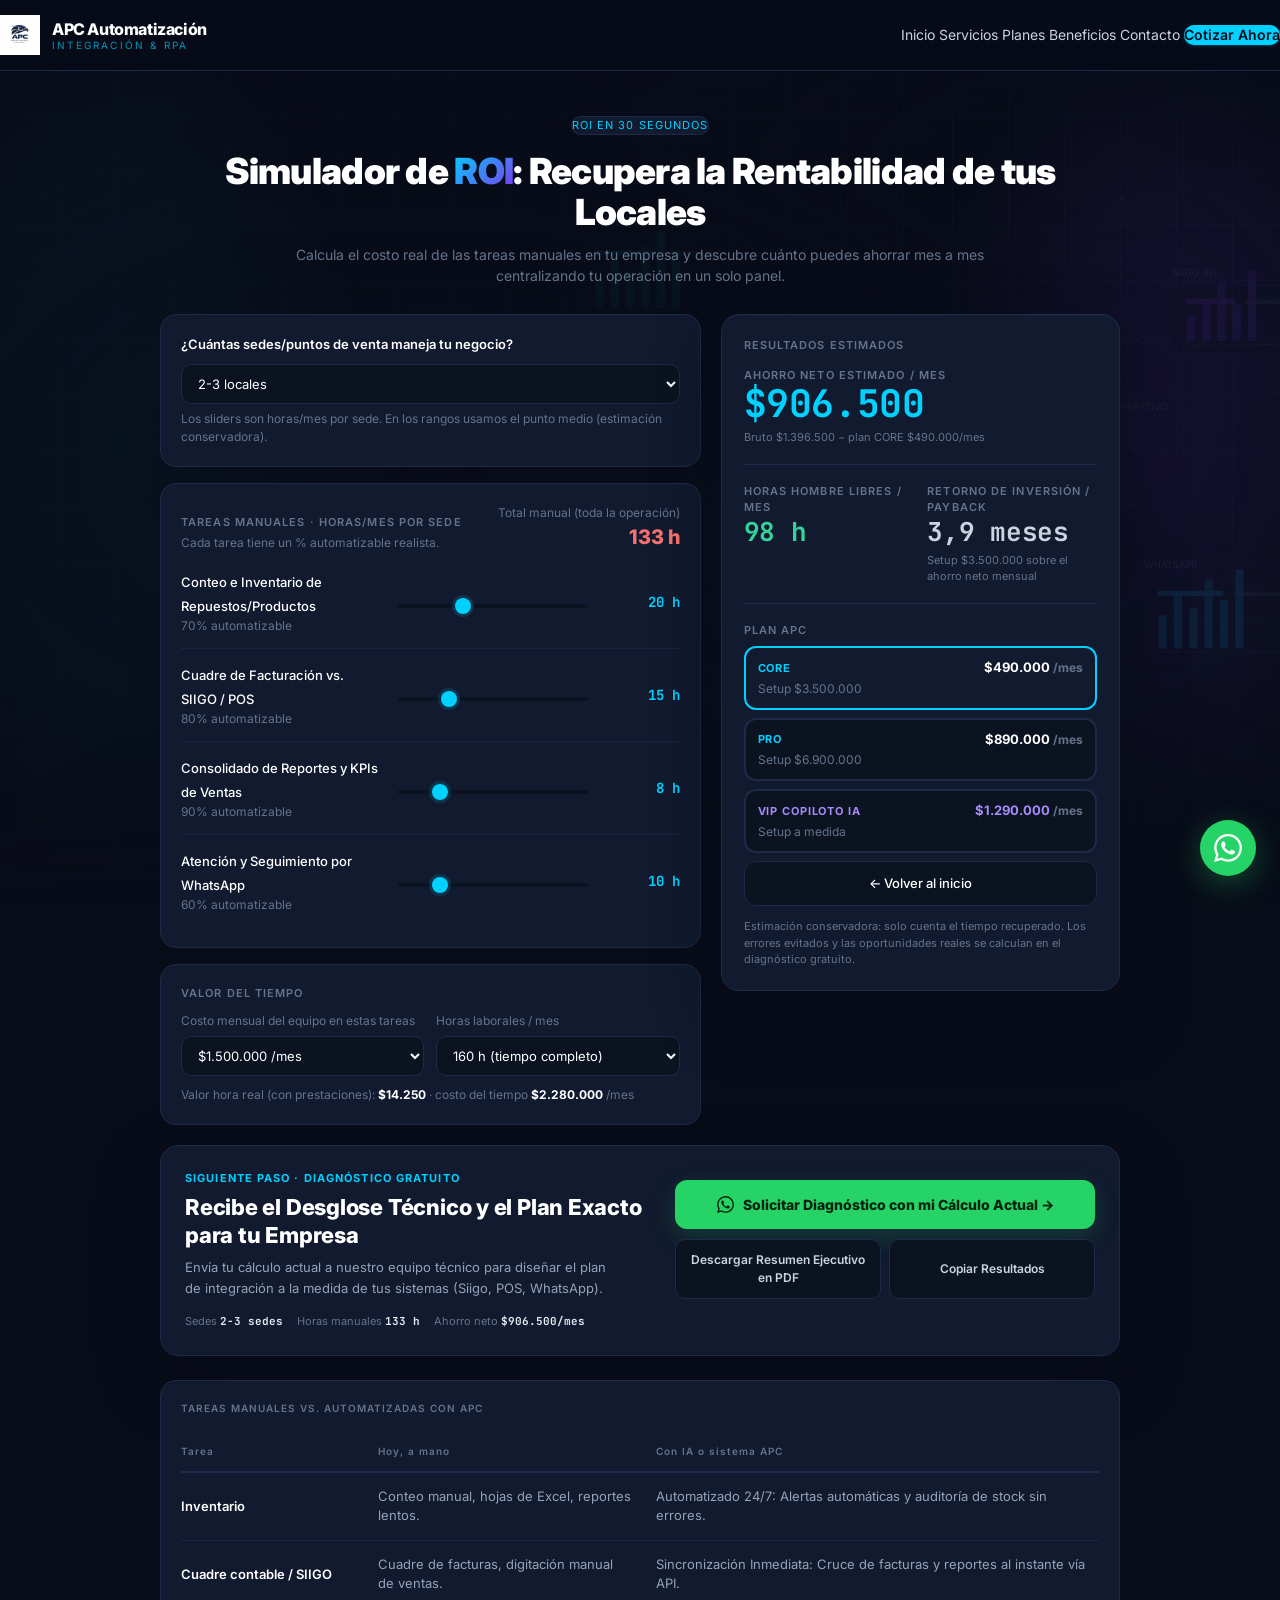
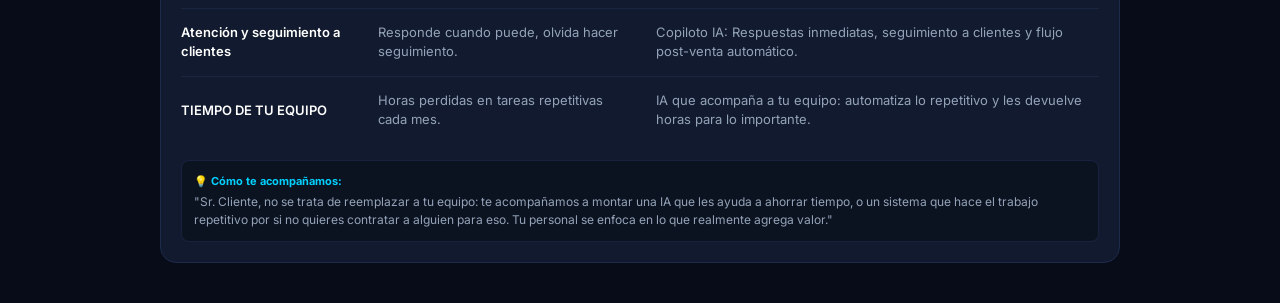
<file: calculadora-ahorro.html>
﻿<!DOCTYPE html>
<html lang="es">
<head>
<meta charset="UTF-8">
<meta name="viewport" content="width=device-width, initial-scale=1.0">
<title>Simulador de ROI y Ahorro | APC Automatización Bogotá</title>
<meta name="description" content="Simula en 30 segundos cuánto tiempo y dinero recuperas automatizando inventario, facturación, reportes y WhatsApp. Calculadora gratis para comercios con varias sedes.">
<meta name="keywords" content="ahorro automatización Bogotá, calculadora ROI, automatización procesos, dashboard ejecutivo">
<link rel="canonical" href="https://apcautomatizacion.site/calculadora-ahorro.html">
  <link rel="icon" href="favicon.ico" sizes="any">
  <link rel="icon" type="image/png" href="favicon-32.png" sizes="32x32">
  <link rel="apple-touch-icon" href="favicon-180.png">
<link rel="stylesheet" href="estilos.css">
<link rel="stylesheet" href="tailwind.generated.css">
<link rel="preconnect" href="https://fonts.googleapis.com">
<link rel="preconnect" href="https://fonts.gstatic.com" crossorigin>
<link href="https://fonts.googleapis.com/css2?family=Inter:wght@400;500;600;700;800;900&family=JetBrains+Mono:wght@500&display=swap" rel="stylesheet">
<style>
* { margin: 0; padding: 0; box-sizing: border-box; }
body { font-family: 'Inter', sans-serif; background: #080C18; color: #E2E8F0; }
.page { max-width: 1000px; margin: 0 auto; padding: 40px 20px; }
h1 { font-size: clamp(26px, 4vw, 36px); font-weight: 900; color: #fff; line-height: 1.15; letter-spacing: -0.02em; }
h1 span { background: linear-gradient(135deg, #00D1FF, #7C3AED); -webkit-background-clip: text; -webkit-text-fill-color: transparent; }
.subtitle { font-size: 14px; color: #64748B; margin-top: 8px; }
.card { background: #111A2E; border: 1px solid #1E2A4A; border-radius: 16px; padding: 20px; }
/* --- Simulador de ROI (B2B) --- */
.sim-grid { display: grid; grid-template-columns: 1.15fr 0.85fr; gap: 20px; align-items: start; }
.result-col { position: sticky; top: 92px; }
.glass-card { background: #111A2E; border: 1px solid #1E2A4A; border-radius: 18px; padding: 22px; box-shadow: 0 24px 60px rgba(8, 12, 24, 0.55), inset 0 1px 0 rgba(255, 255, 255, 0.03); }
.metric-label { font-size: 11px; letter-spacing: 0.1em; text-transform: uppercase; color: #64748B; font-weight: 600; }
.metric-value { font-family: 'JetBrains Mono', monospace; font-weight: 700; letter-spacing: -0.01em; }
.metric-cyan { color: #00D1FF; font-size: 38px; line-height: 1.05; }
.metric-emerald { color: #34D399; font-size: 26px; line-height: 1.2; }
.metric-slate { color: #CBD5E1; font-size: 26px; line-height: 1.2; }
.metric-sub { font-size: 11px; color: #64748B; margin-top: 6px; line-height: 1.45; }
.divider { height: 1px; background: #1E2A4A; margin: 18px 0; }
.plan-opt { display: block; width: 100%; text-align: left; border-radius: 12px; border: 2px solid #1E2A4A; background: #0B1220; padding: 10px 12px; cursor: pointer; color: inherit; font: inherit; transition: border-color 0.2s, background-color 0.2s; }
.plan-opt:hover { border-color: #2A3A60; }
.plan-opt.is-active { border-color: #00D1FF; background: #111A2E; }
.slider-row { display: flex; align-items: center; gap: 16px; padding: 13px 0; border-bottom: 1px solid rgba(30, 42, 74, 0.7); }
.slider-row:last-child { border-bottom: none; }
.slider-label { font-size: 13px; color: #fff; font-weight: 500; }
.slider-input { flex: 0 0 190px; }
.slider-input input[type="range"] { width: 100%; height: 4px; -webkit-appearance: none; appearance: none; background: #0B1220; border-radius: 4px; outline: none; accent-color: #00D1FF; }
.slider-input input[type="range"]::-webkit-slider-thumb { -webkit-appearance: none; width: 16px; height: 16px; border-radius: 50%; background: #00D1FF; cursor: pointer; box-shadow: 0 0 0 3px rgba(0, 209, 255, 0.15); }
.slider-input input[type="range"]::-moz-range-thumb { width: 16px; height: 16px; border: none; border-radius: 50%; background: #00D1FF; cursor: pointer; }
.slider-value { flex: 0 0 76px; text-align: right; font-size: 14px; font-weight: 700; color: #00D1FF; font-family: 'JetBrains Mono', monospace; }
select { background: #0B1220; border: 1px solid #1E2A4A; border-radius: 10px; color: #fff; padding: 10px 12px; font-size: 13px; width: 100%; }
select:focus-visible, .plan-opt:focus-visible, input[type="range"]:focus-visible { outline: 2px solid #00D1FF; outline-offset: 2px; }
.neutral { color: #64748B; font-size: 12px; }
@media (max-width: 900px) { .sim-grid { grid-template-columns: 1fr; } .result-col { position: static; } }
@media (max-width: 560px) { .slider-row { flex-wrap: wrap; } .slider-value { order: 2; } .slider-input { flex: 1 1 100%; order: 3; } }
/* --- CTA de cierre --- */
.cta-close { margin-top:20px; background:#111A2E; border:1px solid #1E2A4A; border-radius:18px; padding:24px; box-shadow:0 24px 60px rgba(8,12,24,0.45); }
.cta-grid { display:grid; grid-template-columns:1.05fr 0.95fr; gap:26px; align-items:center; }
.cta-kicker { font-size:11px; letter-spacing:0.1em; color:#00D1FF; font-weight:700; }
.cta-title { font-size:22px; line-height:1.25; font-weight:800; color:#fff; margin-top:8px; letter-spacing:-0.01em; }
.cta-sub { font-size:13px; color:#94A3B8; margin-top:8px; line-height:1.6; max-width:54ch; }
.cta-snapshot { display:inline-flex; flex-wrap:wrap; gap:6px 14px; margin-top:14px; font-size:11px; color:#64748B; }
.cta-snapshot b { color:#E2E8F0; font-family:'JetBrains Mono', monospace; font-weight:700; }
.btn-wa { display:flex; align-items:center; justify-content:center; gap:9px; width:100%; padding:14px 18px; border-radius:12px; background:#25D366; color:#07230F; font-weight:800; font-size:14px; text-decoration:none; transition:background-color 0.2s, box-shadow 0.2s; box-shadow:0 8px 24px rgba(37,211,102,0.18); }
.btn-wa:hover { background:#1FBE5B; box-shadow:0 10px 28px rgba(37,211,102,0.3); }
.btn-wa:focus-visible { outline:2px solid #25D366; outline-offset:3px; }
.cta-secondary { display:flex; gap:8px; margin-top:10px; }
.btn-ghost { flex:1; padding:11px 12px; border-radius:10px; background:#0B1220; border:1px solid #1E2A4A; color:#CBD5E1; font-size:12px; font-weight:600; cursor:pointer; font-family:inherit; transition:border-color 0.2s, color 0.2s; }
.btn-ghost:hover { border-color:#2A3A60; color:#fff; }
.btn-ghost:focus-visible { outline:2px solid #00D1FF; outline-offset:2px; }
.cta-hint { font-size:11px; color:#34D399; margin-top:8px; min-height:14px; }
#printSummary { display:none; }
@media (max-width:900px) { .cta-grid { grid-template-columns:1fr; gap:18px; } }
@media (max-width:560px) { .cta-secondary { flex-direction:column; } .cta-close { padding:20px; } }
@media print {
  body { background:#fff; color:#0F172A; }
  body * { visibility:hidden; }
  #printSummary, #printSummary * { visibility:visible; }
  #printSummary { display:block; position:absolute; left:0; top:0; width:100%; padding:20px 6px; }
  .ps-head { border-bottom:2px solid #0F172A; padding-bottom:10px; margin-bottom:18px; }
  .ps-brand { font-size:11px; letter-spacing:0.18em; font-weight:800; }
  .ps-title { font-size:22px; font-weight:800; margin-top:6px; }
  .ps-date { font-size:11px; color:#475569; margin-top:4px; }
  .ps-table { width:100%; border-collapse:collapse; font-size:12px; }
  .ps-table td { padding:9px 0; border-bottom:1px solid #E2E8F0; color:#0F172A; }
  .ps-table td:last-child { text-align:right; font-weight:700; font-family:'JetBrains Mono', monospace; }
  .ps-net td { font-size:15px; border-bottom:2px solid #0F172A; }
  .ps-foot { margin-top:20px; font-size:10px; color:#475569; line-height:1.55; }
}
</style>
<!-- Google tag (gtag.js) -->
<script async src="https://www.googletagmanager.com/gtag/js?id=G-EWFDLTCM8R"></script>
<script>
  window.dataLayer = window.dataLayer || [];
  function gtag(){dataLayer.push(arguments);}
  gtag('js', new Date());
  gtag('config', 'G-EWFDLTCM8R');
</script>
<script type="application/ld+json">
{
  "@context": "https://schema.org",
  "@graph": [
    {
      "@type": "WebApplication",
      "@id": "https://apcautomatizacion.site/calculadora-ahorro.html#app",
      "name": "Simulador de ROI – APC Automatización",
      "description": "Simula en 30 segundos cuánto tiempo y dinero recuperas automatizando inventario, facturación, reportes y WhatsApp. Calculadora gratis para comercios con varias sedes.",
      "url": "https://apcautomatizacion.site/calculadora-ahorro.html",
      "applicationCategory": "BusinessApplication",
      "operatingSystem": "Web",
      "inLanguage": "es-CO",
      "isAccessibleForFree": true,
      "provider": {
        "@type": "Organization",
        "name": "APC Automatización",
        "url": "https://apcautomatizacion.site/",
        "telephone": "+57-333-745-0634",
        "areaServed": "Bogotá, Colombia"
      },
      "isPartOf": {
        "@type": "WebSite",
        "name": "APC Automatización",
        "url": "https://apcautomatizacion.site/"
      }
    },
    {
      "@type": "FAQPage",
      "mainEntity": [
        {
          "@type": "Question",
          "name": "¿Cómo se calcula el ahorro estimado?",
          "acceptedAnswer": {
            "@type": "Answer",
            "text": "Se toman las horas manuales al mes de cada tarea, se multiplican por su porcentaje automatizable (de 60% a 90% según la tarea) y por el valor hora real del equipo. Al resultado bruto se le resta la cuota mensual del plan APC."
          }
        },
        {
          "@type": "Question",
          "name": "¿Qué incluye el valor hora usado en el cálculo?",
          "acceptedAnswer": {
            "@type": "Answer",
            "text": "El costo mensual del equipo se multiplica por 1.52 para incluir prestaciones sociales, y se divide entre las horas laborales del mes para obtener el valor hora real."
          }
        },
        {
          "@type": "Question",
          "name": "¿Cómo se cuentan las sedes o puntos de venta?",
          "acceptedAnswer": {
            "@type": "Answer",
            "text": "Los sliders registran horas al mes por sede. Para los rangos (2-3, 4-10 o más de 10 locales) se usa el punto medio, una estimación conservadora."
          }
        },
        {
          "@type": "Question",
          "name": "¿Qué es el payback o retorno de inversión?",
          "acceptedAnswer": {
            "@type": "Answer",
            "text": "Es el número de meses que tarda el ahorro neto mensual en cubrir el setup del plan. Si el ahorro neto es cero o negativo, el plan no se paga con esas horas."
          }
        }
      ]
    }
  ]
}
</script>
</head>
<body>
<!-- FONDO GRAFICO 3D (sustituye el video de fondo) -->
<div class="page-bg" aria-hidden="true">
  <div class="hero-grid"></div>
  <span class="hero-aurora hero-aurora-l"></span>
  <span class="hero-aurora hero-aurora-r"></span>
  <img src="imagenes/hero-3d.svg" width="1400" height="1000" alt="" class="page-bg-3d" decoding="async">
  <div class="hero-veil"></div>
</div>

<a href="https://wa.me/573337450634?text=Hola%20Alejandro,%20te%20escribo%20desde%20la%20web:%20[Calculadora%20de%20Ahorro%20-%20bot%C3%B3n%20flotante].%20Quiero%20revisar%20mi%20ahorro." target="_blank" class="whatsapp-float" aria-label="WhatsApp"><svg aria-hidden="true" focusable="false" class="w-7 h-7" xmlns="http://www.w3.org/2000/svg" width="24" height="24" viewBox="0 0 24 24" fill="currentColor"><path d="M17.472 14.382c-.297-.149-1.758-.867-2.03-.967-.273-.099-.471-.148-.67.15-.197.297-.767.966-.94 1.164-.173.199-.347.223-.644.075-.297-.15-1.255-.463-2.39-1.475-.883-.788-1.48-1.761-1.653-2.059-.173-.297-.018-.458.13-.606.134-.133.297-.347.446-.52.149-.174.198-.298.298-.497.099-.198.05-.371-.025-.52-.075-.149-.669-1.612-.916-2.207-.242-.579-.487-.5-.669-.51-.173-.008-.371-.01-.57-.01-.198 0-.52.074-.792.372-.272.297-1.04 1.016-1.04 2.479 0 1.462 1.065 2.875 1.213 3.074.149.198 2.096 3.2 5.077 4.487.709.306 1.262.489 1.694.625.712.227 1.36.195 1.871.118.571-.085 1.758-.719 2.006-1.413.248-.694.248-1.289.173-1.413-.074-.124-.272-.198-.57-.347m-5.421 7.403h-.004a9.87 9.87 0 01-5.031-1.378l-.361-.214-3.741.982.998-3.648-.235-.374a9.86 9.86 0 01-1.51-5.26c.001-5.45 4.436-9.884 9.888-9.884 2.64 0 5.122 1.03 6.988 2.898a9.825 9.825 0 012.893 6.994c-.003 5.45-4.437 9.884-9.885 9.884m8.413-18.297A11.815 11.815 0 0012.05 0C5.495 0 .16 5.335.157 11.892c0 2.096.547 4.142 1.588 5.945L.057 24l6.305-1.654a11.882 11.882 0 005.683 1.448h.005c6.554 0 11.89-5.335 11.893-11.893a11.821 11.821 0 00-3.48-8.413z"/></svg></a>

<header id="siteHeader" class="sticky top-0 z-50 backdrop-blur-xl bg-[#080C18]/80 border-b border-[#1E2A4A]">
  <div class="mx-auto max-w-7xl px-6 h-[70px] flex items-center justify-between">
    <div class="flex items-center gap-3">
      <a href="index.html"><img src="imagenes/logo.webp" width="1024" height="1024" alt="APC Automatización Bogotá" class="h-10 w-auto" decoding="async"></a>
      <div class="leading-tight">
        <div class="font-extrabold tracking-tight text-white">APC Automatización</div>
        <div class="text-[10px] tracking-[0.22em] text-[#00D1FF]/70">INTEGRACIÓN & RPA</div>
      </div>
    </div>
        <nav class="hidden md:flex items-center gap-1">
      <a href="index.html" class="px-3.5 py-2 rounded-lg text-sm text-slate-300 hover:text-white hover:bg-[#111A2E]">Inicio</a>
      <a href="servicios.html" class="px-3.5 py-2 rounded-lg text-sm text-slate-300 hover:text-white hover:bg-[#111A2E]">Servicios</a>
      <a href="index.html#servicios" class="px-3.5 py-2 rounded-lg text-sm text-slate-300 hover:text-white hover:bg-[#111A2E]">Planes</a>
      <a href="index.html#beneficios" class="px-3.5 py-2 rounded-lg text-sm text-slate-300 hover:text-white hover:bg-[#111A2E]">Beneficios</a>
      <a href="index.html#contacto" class="px-3.5 py-2 rounded-lg text-sm text-slate-300 hover:text-white hover:bg-[#111A2E]">Contacto</a>
      <a href="https://wa.me/573337450634?text=Hola%20Alejandro,%20te%20escribo%20desde%20la%20web:%20[Calculadora%20de%20Ahorro%20-%20men%C3%BA%20m%C3%B3vil].%20Quiero%20cotizar%20automatizaci%C3%B3n%20para%20mi%20empresa." target="_blank" class="ml-2 px-4 py-2 rounded-xl bg-[#00D1FF] text-[#080C18] text-sm font-semibold hover:bg-[#22E6FF] shadow shadow-[#00D1FF]/20">Cotizar Ahora</a>
    </nav>
    <button id="mb" class="md:hidden size-10 grid place-items-center rounded-xl bg-[#111A2E] border border-[#1E2A4A]"><svg aria-hidden="true" focusable="false" class="w-5 h-5 text-slate-300" xmlns="http://www.w3.org/2000/svg" width="24" height="24" viewBox="0 0 24 24" fill="none" stroke="currentColor" stroke-width="2" stroke-linecap="round" stroke-linejoin="round" > <path d="M4 5h16" /> <path d="M4 12h16" /> <path d="M4 19h16" /> </svg></button>
  </div>
    <div id="mm" class="hidden md:hidden border-t border-[#1E2A4A] bg-[#080C18] px-4 py-3 space-y-1">
    <a href="index.html" class="block px-3 py-2.5 rounded-lg hover:bg-[#111A2E]">Inicio</a>
    <a href="servicios.html" class="block px-3 py-2.5 rounded-lg hover:bg-[#111A2E]">Servicios</a>
    <a href="index.html#servicios" class="block px-3 py-2.5 rounded-lg hover:bg-[#111A2E]">Planes</a>
    <a href="index.html#beneficios" class="block px-3 py-2.5 rounded-lg hover:bg-[#111A2E]">Beneficios</a>
    <a href="index.html#contacto" class="block px-3 py-2.5 rounded-lg hover:bg-[#111A2E]">Contacto</a>
    <a href="https://wa.me/573337450634?text=Hola%20Alejandro,%20te%20escribo%20desde%20la%20web:%20[Calculadora%20de%20Ahorro%20-%20portada].%20Quiero%20cotizar%20automatizaci%C3%B3n%20para%20mi%20empresa." target="_blank" class="block mt-2 text-center px-4 py-3 rounded-xl bg-[#00D1FF] text-black font-semibold">Cotizar Ahora</a>
  </div>
</header>

<div class="page">

  <div style="text-align:center;margin-bottom:28px;">
    <div class="inline-flex items-center gap-2 px-3 py-1.5 rounded-full bg-[#111A2E] border border-[#1E2A4A] text-[11px] tracking-widest text-[#00D1FF]">ROI EN 30 SEGUNDOS</div>
    <h1 style="margin-top:16px;">Simulador de <span>ROI</span>: Recupera la Rentabilidad de tus Locales</h1>
    <p class="subtitle" style="max-width:740px;margin:10px auto 0;">Calcula el costo real de las tareas manuales en tu empresa y descubre cuánto puedes ahorrar mes a mes centralizando tu operación en un solo panel.</p>
  </div>

  <div class="sim-grid">
    <!-- CONTROLES -->
    <div>
      <div class="card" style="margin-bottom:16px;">
        <label for="sedesSelect" style="display:block;font-size:13px;color:#fff;font-weight:600;">¿Cuántas sedes/puntos de venta maneja tu negocio?</label>
        <select id="sedesSelect" onchange="recalc()" style="margin-top:10px;">
          <option value="1">1 local</option>
          <option value="2.5" selected>2-3 locales</option>
          <option value="6">4-10 locales</option>
          <option value="12">+10 locales</option>
        </select>
        <div class="neutral" style="margin-top:6px;">Los sliders son horas/mes por sede. En los rangos usamos el punto medio (estimación conservadora).</div>
      </div>

      <div class="card" style="margin-bottom:16px;">
        <div style="display:flex;justify-content:space-between;align-items:flex-end;gap:12px;flex-wrap:wrap;margin-bottom:4px;">
          <div>
            <div class="metric-label">TAREAS MANUALES · HORAS/MES POR SEDE</div>
            <div class="neutral" style="margin-top:4px;">Cada tarea tiene un % automatizable realista.</div>
          </div>
          <div style="text-align:right;">
            <div class="neutral">Total manual (toda la operación)</div>
            <div id="totalManual" style="font-size:20px;font-weight:800;color:#F87171;">0 h</div>
          </div>
        </div>

        <div class="slider-row">
          <div style="flex:1;min-width:0;">
            <label class="slider-label" for="s1">Conteo e Inventario de Repuestos/Productos</label>
            <div class="neutral">70% automatizable</div>
          </div>
          <div class="slider-input"><input type="range" min="0" max="60" step="1" value="20" id="s1" oninput="recalc()"></div>
          <div class="slider-value" id="v1">20 h</div>
        </div>
        <div class="slider-row">
          <div style="flex:1;min-width:0;">
            <label class="slider-label" for="s2">Cuadre de Facturación vs. SIIGO / POS</label>
            <div class="neutral">80% automatizable</div>
          </div>
          <div class="slider-input"><input type="range" min="0" max="60" step="1" value="15" id="s2" oninput="recalc()"></div>
          <div class="slider-value" id="v2">15 h</div>
        </div>
        <div class="slider-row">
          <div style="flex:1;min-width:0;">
            <label class="slider-label" for="s3">Consolidado de Reportes y KPIs de Ventas</label>
            <div class="neutral">90% automatizable</div>
          </div>
          <div class="slider-input"><input type="range" min="0" max="40" step="1" value="8" id="s3" oninput="recalc()"></div>
          <div class="slider-value" id="v3">8 h</div>
        </div>
        <div class="slider-row">
          <div style="flex:1;min-width:0;">
            <label class="slider-label" for="s4">Atención y Seguimiento por WhatsApp</label>
            <div class="neutral">60% automatizable</div>
          </div>
          <div class="slider-input"><input type="range" min="0" max="50" step="1" value="10" id="s4" oninput="recalc()"></div>
          <div class="slider-value" id="v4">10 h</div>
        </div>
      </div>

      <div class="card">
        <div class="metric-label" style="margin-bottom:10px;">VALOR DEL TIEMPO</div>
        <div style="display:grid;grid-template-columns:1fr 1fr;gap:12px;">
          <div>
            <label class="neutral" for="salarySelect" style="display:block;margin-bottom:6px;">Costo mensual del equipo en estas tareas</label>
            <select id="salarySelect" onchange="recalc()">
              <option value="1300000">$1.300.000 /mes</option>
              <option value="1500000" selected>$1.500.000 /mes</option>
              <option value="1800000">$1.800.000 /mes</option>
              <option value="2200000">$2.200.000 /mes</option>
              <option value="2800000">$2.800.000 /mes</option>
            </select>
          </div>
          <div>
            <label class="neutral" for="hoursSelect" style="display:block;margin-bottom:6px;">Horas laborales / mes</label>
            <select id="hoursSelect" onchange="recalc()">
              <option value="160" selected>160 h (tiempo completo)</option>
              <option value="120">120 h (medio tiempo)</option>
              <option value="200">200 h (tiempo completo + extras)</option>
            </select>
          </div>
        </div>
        <div class="neutral" style="margin-top:10px;">Valor hora real (con prestaciones): <strong id="hourlyRate" style="color:#fff;">$0</strong> · costo del tiempo <strong id="realCost" style="color:#fff;">$0</strong> /mes</div>
      </div>
    </div>

    <!-- RESULTADOS -->
    <div class="result-col">
      <div class="glass-card">
        <div class="metric-label">RESULTADOS ESTIMADOS</div>

        <div style="margin-top:14px;">
          <div class="metric-label">Ahorro neto estimado / mes</div>
          <div class="metric-value metric-cyan" id="netGain">$0</div>
          <div class="metric-sub" id="savingsSub">Bruto $0 · plan CORE $490.000/mes</div>
        </div>

        <div class="divider"></div>

        <div style="display:grid;grid-template-columns:1fr 1fr;gap:14px;">
          <div>
            <div class="metric-label">Horas hombre libres / mes</div>
            <div class="metric-value metric-emerald" id="hoursFreed">0 h</div>
          </div>
          <div>
            <div class="metric-label">Retorno de inversión / payback</div>
            <div class="metric-value metric-slate" id="payback">—</div>
            <div class="metric-sub" id="paybackSub"></div>
          </div>
        </div>

        <div class="divider"></div>

        <div class="metric-label" style="margin-bottom:8px;">PLAN APC</div>
        <div style="display:grid;gap:8px;">
          <button type="button" class="plan-opt is-active" data-plan="core" aria-pressed="true" onclick="selectPlan('core')">
            <span style="display:flex;align-items:center;justify-content:space-between;gap:8px;">
              <span style="font-size:11px;letter-spacing:0.08em;color:#00D1FF;font-weight:700;">CORE</span>
              <span style="font-size:13px;font-weight:700;color:#fff;">$490.000<span class="neutral"> /mes</span></span>
            </span>
            <span class="neutral" style="display:block;margin-top:2px;">Setup $3.500.000</span>
          </button>
          <button type="button" class="plan-opt" data-plan="pro" aria-pressed="false" onclick="selectPlan('pro')">
            <span style="display:flex;align-items:center;justify-content:space-between;gap:8px;">
              <span style="font-size:11px;letter-spacing:0.08em;color:#00D1FF;font-weight:700;">PRO</span>
              <span style="font-size:13px;font-weight:700;color:#fff;">$890.000<span class="neutral"> /mes</span></span>
            </span>
            <span class="neutral" style="display:block;margin-top:2px;">Setup $6.900.000</span>
          </button>
          <button type="button" class="plan-opt" data-plan="vip" aria-pressed="false" onclick="selectPlan('vip')">
            <span style="display:flex;align-items:center;justify-content:space-between;gap:8px;">
              <span style="font-size:11px;letter-spacing:0.08em;color:#A78BFA;font-weight:700;">VIP COPILOTO IA</span>
              <span style="font-size:13px;font-weight:700;color:#A78BFA;">$1.290.000<span class="neutral"> /mes</span></span>
            </span>
            <span class="neutral" style="display:block;margin-top:2px;">Setup a medida</span>
          </button>
        </div>

        <a href="index.html" style="display:flex;align-items:center;justify-content:center;gap:8px;margin-top:8px;padding:12px 16px;border-radius:12px;background:#0B1220;border:1px solid #1E2A4A;color:#fff;font-weight:500;text-decoration:none;font-size:13px;">← Volver al inicio</a>

        <p class="neutral" style="margin-top:12px;font-size:11px;line-height:1.5;">Estimación conservadora: solo cuenta el tiempo recuperado. Los errores evitados y las oportunidades reales se calculan en el diagnóstico gratuito.</p>
      </div>
    </div>
  </div>

  <!-- CTA DE CIERRE -->
  <section class="cta-close" aria-labelledby="ctaTitle">
    <div class="cta-grid">
      <div>
        <div class="cta-kicker">SIGUIENTE PASO · DIAGNÓSTICO GRATUITO</div>
        <h2 class="cta-title" id="ctaTitle">Recibe el Desglose Técnico y el Plan Exacto para tu Empresa</h2>
        <p class="cta-sub">Envía tu cálculo actual a nuestro equipo técnico para diseñar el plan de integración a la medida de tus sistemas (Siigo, POS, WhatsApp).</p>
        <div class="cta-snapshot">
          <span>Sedes <b id="snapSedes">—</b></span>
          <span>Horas manuales <b id="snapHours">—</b></span>
          <span>Ahorro neto <b id="snapNet">—</b></span>
        </div>
      </div>
      <div>
        <a id="waCta" class="btn-wa" href="https://wa.me/573337450634" target="_blank" rel="noopener">
          <svg aria-hidden="true" focusable="false" style="width:17px;height:17px;" viewBox="0 0 24 24" fill="currentColor"><path d="M17.472 14.382c-.297-.149-1.758-.867-2.03-.967-.273-.099-.471-.148-.67.15-.197.297-.767.966-.94 1.164-.173.199-.347.223-.644.075-.297-.15-1.255-.463-2.39-1.475-.883-.788-1.48-1.761-1.653-2.059-.173-.297-.018-.458.13-.606.134-.133.297-.347.446-.52.149-.174.198-.298.298-.497.099-.198.05-.371-.025-.52-.075-.149-.669-1.612-.916-2.207-.242-.579-.487-.5-.669-.51-.173-.008-.371-.01-.57-.01-.198 0-.52.074-.792.372-.272.297-1.04 1.016-1.04 2.479 0 1.462 1.065 2.875 1.213 3.074.149.198 2.096 3.2 5.077 4.487.709.306 1.262.489 1.694.625.712.227 1.36.195 1.871.118.571-.085 1.758-.719 2.006-1.413.248-.694.248-1.289.173-1.413-.074-.124-.272-.198-.57-.347m-5.421 7.403h-.004a9.87 9.87 0 01-5.031-1.378l-.361-.214-3.741.982.998-3.648-.235-.374a9.86 9.86 0 01-1.51-5.26c.001-5.45 4.436-9.884 9.888-9.884 2.64 0 5.122 1.03 6.988 2.898a9.825 9.825 0 012.893 6.994c-.003 5.45-4.437 9.884-9.885 9.884m8.413-18.297A11.815 11.815 0 0012.05 0C5.495 0 .16 5.335.157 11.892c0 2.096.547 4.142 1.588 5.945L.057 24l6.305-1.654a11.882 11.882 0 005.683 1.448h.005c6.554 0 11.89-5.335 11.893-11.893a11.821 11.821 0 00-3.48-8.413z"/></svg>
          Solicitar Diagnóstico con mi Cálculo Actual →
        </a>
        <div class="cta-secondary">
          <button type="button" id="btnPdf" class="btn-ghost">Descargar Resumen Ejecutivo en PDF</button>
          <button type="button" id="btnCopy" class="btn-ghost">Copiar Resultados</button>
        </div>
        <div class="cta-hint" id="ctaHint" role="status" aria-live="polite"></div>
      </div>
    </div>
  </section>

  <div class="card" style="margin-top:24px;">
    <div style="font-size:10px;color:#64748B;letter-spacing:0.1em;font-weight:600;margin-bottom:16px;">TAREAS MANUALES VS. AUTOMATIZADAS CON APC</div>
    <div style="overflow-x:auto;">
      <table style="width:100%;border-collapse:collapse;font-size:13px;">
        <thead>
          <tr style="border-bottom:2px solid #1E2A4A;text-align:left;">
            <th style="padding:12px 12px 12px 0;color:#64748B;font-size:10px;letter-spacing:0.1em;font-weight:600;">Tarea</th>
            <th style="padding:12px 12px;color:#64748B;font-size:10px;letter-spacing:0.1em;font-weight:600;">Hoy, a mano</th>
            <th style="padding:12px 0 12px 12px;color:#64748B;font-size:10px;letter-spacing:0.1em;font-weight:600;">Con IA o sistema APC</th>
          </tr>
        </thead>
        <tbody>
          <tr style="border-bottom:1px solid rgba(30,42,74,0.7);">
            <td style="padding:14px 12px 14px 0;font-weight:600;color:#fff;">Inventario</td>
            <td style="padding:14px 12px;color:#94A3B8;">Conteo manual, hojas de Excel, reportes lentos.</td>
            <td style="padding:14px 0 14px 12px;color:#94A3B8;">Automatizado 24/7: Alertas automáticas y auditoría de stock sin errores.</td>
          </tr>
          <tr style="border-bottom:1px solid rgba(30,42,74,0.7);">
            <td style="padding:14px 12px 14px 0;font-weight:600;color:#fff;">Cuadre contable / SIIGO</td>
            <td style="padding:14px 12px;color:#94A3B8;">Cuadre de facturas, digitación manual de ventas.</td>
            <td style="padding:14px 0 14px 12px;color:#94A3B8;">Sincronización Inmediata: Cruce de facturas y reportes al instante vía API.</td>
          </tr>
          <tr style="border-bottom:1px solid rgba(30,42,74,0.7);">
            <td style="padding:14px 12px 14px 0;font-weight:600;color:#fff;">Atención y seguimiento a clientes</td>
            <td style="padding:14px 12px;color:#94A3B8;">Responde cuando puede, olvida hacer seguimiento.</td>
            <td style="padding:14px 0 14px 12px;color:#94A3B8;">Copiloto IA: Respuestas inmediatas, seguimiento a clientes y flujo post-venta automático.</td>
          </tr>
          <tr>
            <td style="padding:14px 12px 14px 0;font-weight:600;color:#fff;">TIEMPO DE TU EQUIPO</td>
            <td style="padding:14px 12px;color:#94A3B8;">Horas perdidas en tareas repetitivas cada mes.</td>
            <td style="padding:14px 0 14px 12px;color:#94A3B8;">IA que acompaña a tu equipo: automatiza lo repetitivo y les devuelve horas para lo importante.</td>
          </tr>
        </tbody>
      </table>
    </div>
    <div style="margin-top:16px;padding:12px;background:#0B1220;border-radius:8px;border:1px solid rgba(30,42,74,0.7);">
      <div style="font-size:11px;color:#00D1FF;font-weight:700;margin-bottom:4px;">💡 Cómo te acompañamos:</div>
      <div style="font-size:12px;color:#94A3B8;">"Sr. Cliente, no se trata de reemplazar a tu equipo: te acompañamos a montar una IA que les ayuda a ahorrar tiempo, o un sistema que hace el trabajo repetitivo por si no quieres contratar a alguien para eso. Tu personal se enfoca en lo que realmente agrega valor."</div>
    </div>
  </div>

</div>

<script>
let currentPlan = 'core';
const planFees = { core: 490000, pro: 890000, vip: 1290000 };
const planSetup = { core: 3500000, pro: 6900000, vip: null };
const planLabels = { core: 'CORE', pro: 'PRO', vip: 'VIP COPILOTO IA' };
const automationRates = { s1: 0.70, s2: 0.80, s3: 0.90, s4: 0.60 };
const sliderIds = ['s1', 's2', 's3', 's4'];
const sedesLabels = { '1': '1 sede', '2.5': '2-3 sedes', '6': '4-10 sedes', '12': '+10 sedes' };
let lastState = null;

function fmtCOP(n) {
  return '$' + Math.round(n).toLocaleString('es-CO');
}

function signedCOP(n) {
  return (n < 0 ? '-' : '') + fmtCOP(Math.abs(n));
}

function selectPlan(plan) {
  currentPlan = plan;
  document.querySelectorAll('.plan-opt').forEach(function (btn) {
    const on = btn.dataset.plan === plan;
    btn.classList.toggle('is-active', on);
    btn.setAttribute('aria-pressed', on ? 'true' : 'false');
  });
  recalc();
}

function recalc() {
  const vals = sliderIds.map(function (id) {
    return parseInt(document.getElementById(id).value, 10) || 0;
  });
  vals.forEach(function (v, i) {
    document.getElementById('v' + (i + 1)).textContent = v + ' h';
  });

  const sedes = parseFloat(document.getElementById('sedesSelect').value) || 1;
  const manualPerSede = vals.reduce(function (a, b) { return a + b; }, 0);
  const manualHours = Math.round(manualPerSede * sedes);
  document.getElementById('totalManual').textContent = manualHours + ' h';

  const salary = parseInt(document.getElementById('salarySelect').value, 10) || 1500000;
  const workHours = parseInt(document.getElementById('hoursSelect').value, 10) || 160;
  const realCost = Math.round(salary * 1.52);
  const hourly = realCost / workHours;
  document.getElementById('hourlyRate').textContent = fmtCOP(hourly);
  document.getElementById('realCost').textContent = fmtCOP(realCost);

  const automatablePerSede = vals.reduce(function (acc, v, i) {
    return acc + v * automationRates[sliderIds[i]];
  }, 0);
  const automatable = automatablePerSede * sedes;
  const gross = automatable * hourly;
  const fee = planFees[currentPlan];
  const net = gross - fee;

  const hoursFreed = Math.round(automatable);
  document.getElementById('hoursFreed').textContent = hoursFreed + ' h';

  const netEl = document.getElementById('netGain');
  netEl.textContent = (net < 0 ? '-' : '') + fmtCOP(Math.abs(net));
  netEl.style.color = net < 0 ? '#FBBF24' : '#00D1FF';
  document.getElementById('savingsSub').textContent =
    'Bruto ' + fmtCOP(gross) + ' \u2212 plan ' + planLabels[currentPlan] + ' ' + fmtCOP(fee) + '/mes';

  const setup = planSetup[currentPlan];
  const pb = document.getElementById('payback');
  const pbSub = document.getElementById('paybackSub');
  if (setup === null) {
    pb.textContent = 'A medida';
    pbSub.textContent = 'El setup VIP se define en el diagnóstico.';
  } else if (net <= 0) {
    pb.textContent = '\u2014';
    pbSub.textContent = 'Con estas horas el plan no se paga.';
  } else {
    const months = setup / net;
    pb.textContent = months < 1 ? '< 1 mes' : (months > 24 ? '> 24 meses' : months.toFixed(1).replace('.', ',') + ' meses');
    pbSub.textContent = 'Setup ' + fmtCOP(setup) + ' sobre el ahorro neto mensual';
  }

  const sedesLabel = sedesLabels[String(sedes)] || (Math.round(sedes) + ' sedes');
  lastState = {
    sedes: sedesLabel,
    manualHours: manualHours,
    hoursFreed: hoursFreed,
    realCost: realCost,
    hourly: hourly,
    gross: gross,
    fee: fee,
    net: net,
    plan: planLabels[currentPlan],
    payback: pb.textContent
  };

  document.getElementById('snapSedes').textContent = sedesLabel;
  document.getElementById('snapHours').textContent = manualHours + ' h';
  document.getElementById('snapNet').textContent = signedCOP(net) + '/mes';

  const msg = 'Hola Alejandro, ejecut\u00e9 la calculadora en la web. Mi empresa maneja '
    + sedesLabel + ', gastamos ' + manualHours + ' horas/mes en tareas manuales y nuestro ahorro estimado es de '
    + fmtCOP(Math.max(net, 0)) + '/mes. Quiero agendar el diagn\u00f3stico gratuito para revisar la integraci\u00f3n.';
  document.getElementById('waCta').href = 'https://wa.me/573337450634?text=' + encodeURIComponent(msg);
}

function summaryText() {
  const st = lastState;
  if (!st) return '';
  return [
    'RESUMEN EJECUTIVO \u2014 APC AUTOMATIZACI\u00d3N',
    'https://apcautomatizacion.site/calculadora-ahorro.html',
    '',
    'Sedes / puntos de venta: ' + st.sedes,
    'Horas manuales hoy: ' + st.manualHours + ' h/mes',
    'Horas liberadas: ' + st.hoursFreed + ' h/mes',
    'Costo real del tiempo: ' + fmtCOP(st.realCost) + '/mes (valor hora ' + fmtCOP(st.hourly) + ')',
    'Ahorro bruto: ' + fmtCOP(st.gross) + '/mes',
    'Plan ' + st.plan + ': ' + fmtCOP(st.fee) + '/mes',
    'Ahorro neto: ' + signedCOP(st.net) + '/mes',
    'Payback: ' + st.payback,
    '',
    'Quiero agendar el diagn\u00f3stico gratuito para revisar la integraci\u00f3n.'
  ].join('\n');
}

function flash(msg, ok) {
  const h = document.getElementById('ctaHint');
  h.textContent = msg;
  h.style.color = ok === false ? '#FBBF24' : '#34D399';
  clearTimeout(flash._t);
  flash._t = setTimeout(function () { h.textContent = ''; }, 3600);
}

function legacyCopy(txt) {
  const ta = document.createElement('textarea');
  ta.value = txt;
  ta.setAttribute('readonly', '');
  ta.style.position = 'fixed';
  ta.style.top = '-1000px';
  document.body.appendChild(ta);
  ta.select();
  let ok = false;
  try { ok = document.execCommand('copy'); } catch (e) { ok = false; }
  document.body.removeChild(ta);
  if (ok) { flash('Resultados copiados. Pégalos en WhatsApp o correo.'); }
  else { flash('No se pudo copiar automáticamente. Usa Ctrl+C sobre el resumen.', false); }
}

function copyResults() {
  const txt = summaryText();
  if (navigator.clipboard && window.isSecureContext) {
    navigator.clipboard.writeText(txt).then(
      function () { flash('Resultados copiados. Pégalos en WhatsApp o correo.'); },
      function () { legacyCopy(txt); }
    );
  } else {
    legacyCopy(txt);
  }
}

function printableSummary() {
  const st = lastState;
  if (!st) return;
  const rows = [
    ['Sedes / puntos de venta', st.sedes],
    ['Horas manuales hoy', st.manualHours + ' h/mes'],
    ['Horas liberadas con APC', st.hoursFreed + ' h/mes'],
    ['Costo real del tiempo', fmtCOP(st.realCost) + '/mes'],
    ['Valor hora real (con prestaciones)', fmtCOP(st.hourly)],
    ['Ahorro bruto estimado', fmtCOP(st.gross) + '/mes'],
    ['Plan ' + st.plan, fmtCOP(st.fee) + '/mes'],
    ['Payback del setup', st.payback]
  ];
  document.getElementById('printBody').innerHTML =
    '<table class="ps-table">' + rows.map(function (r) {
      return '<tr><td>' + r[0] + '</td><td>' + r[1] + '</td></tr>';
    }).join('') + '<tr class="ps-net"><td>Ahorro neto estimado</td><td>' + signedCOP(st.net) + '/mes</td></tr></table>';
  document.getElementById('printDate').textContent =
    new Date().toLocaleDateString('es-CO', { day: '2-digit', month: 'long', year: 'numeric' });
}

function downloadPdf() {
  printableSummary();
  window.print();
}

document.getElementById('btnCopy').addEventListener('click', copyResults);
document.getElementById('btnPdf').addEventListener('click', downloadPdf);
window.addEventListener('beforeprint', printableSummary);

recalc();
</script>
<div id="printSummary" aria-hidden="true">
  <div class="ps-head">
    <div class="ps-brand">APC AUTOMATIZACIÓN · BOGOTÁ</div>
    <div class="ps-title">Resumen Ejecutivo · Simulador de ROI</div>
    <div class="ps-date" id="printDate"></div>
  </div>
  <div id="printBody"></div>
  <div class="ps-foot">Estimación conservadora basada solo en tiempo recuperado. El desglose técnico y los precios finales se confirman en el diagnóstico gratuito.<br>apcautomatizacion.site · +57 333 745 0634</div>
</div>

<script src="js/main.js"></script>
</body>
</html>
</file>
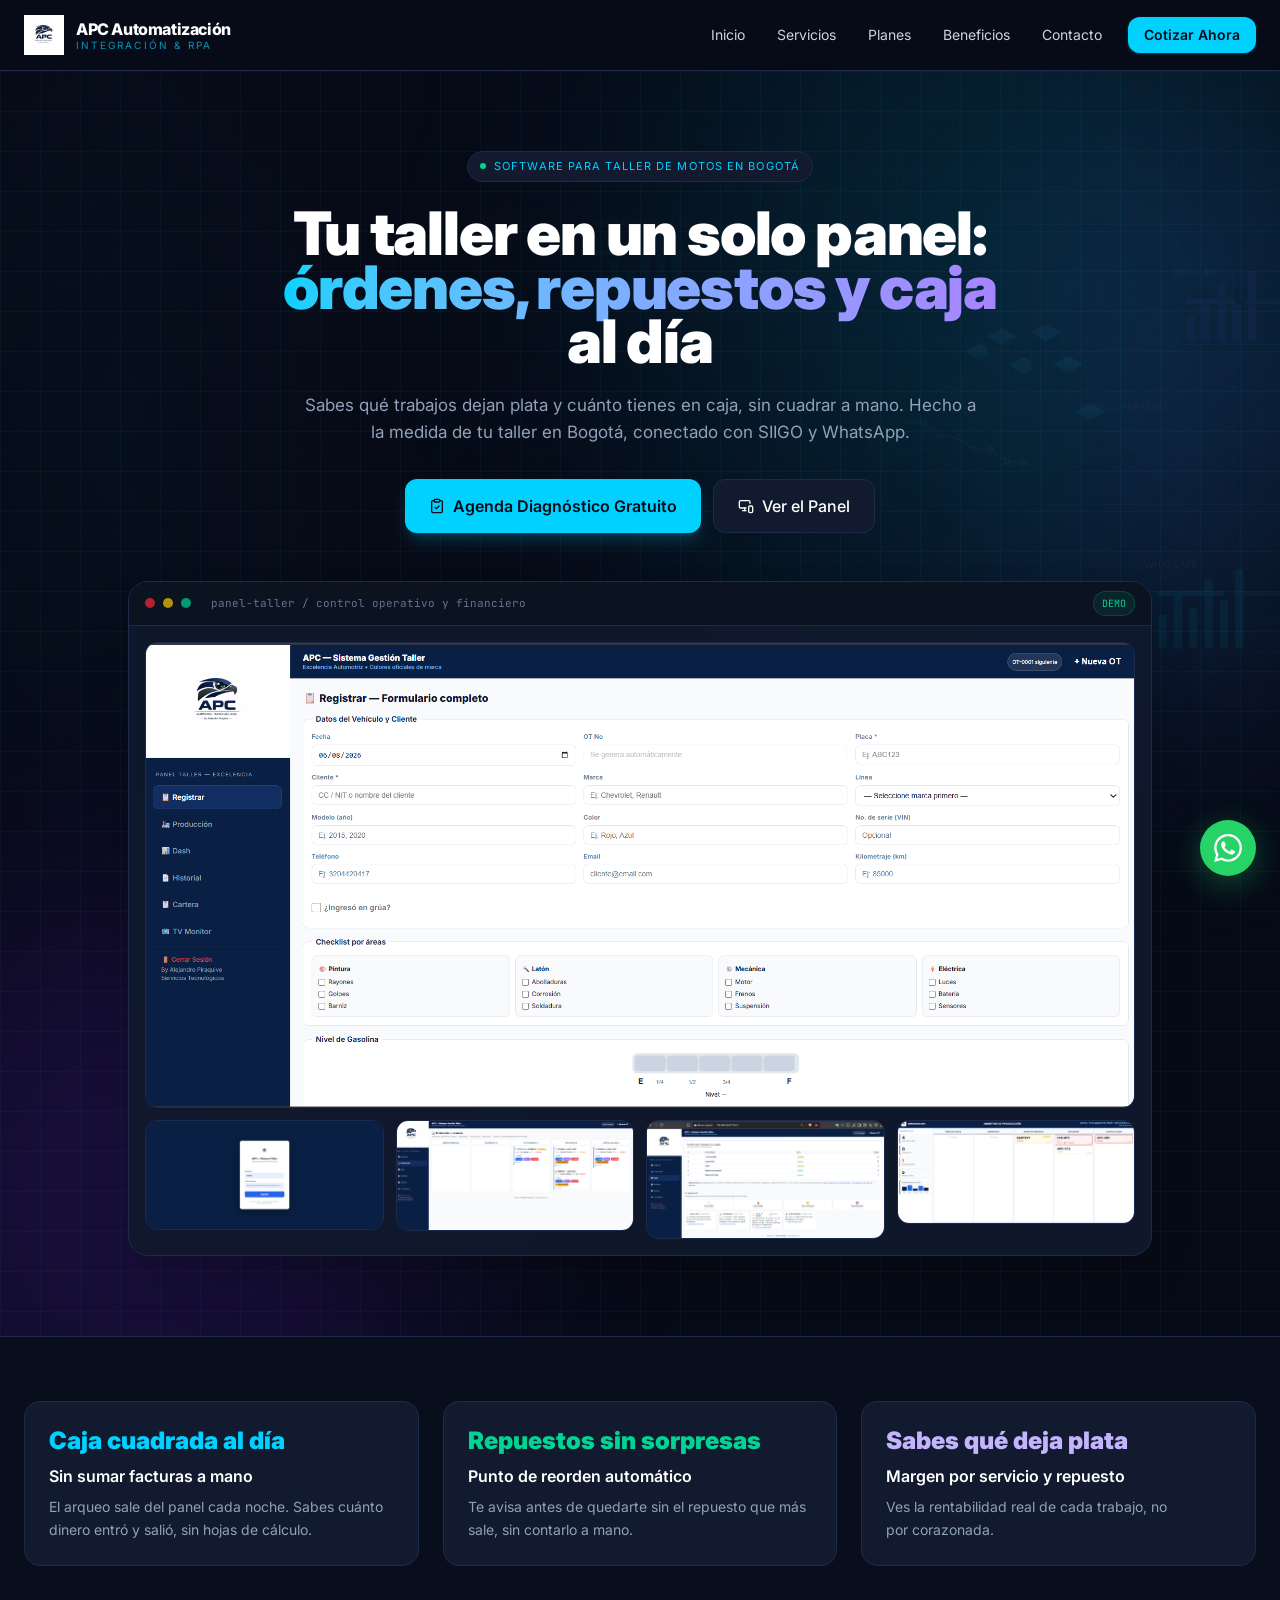
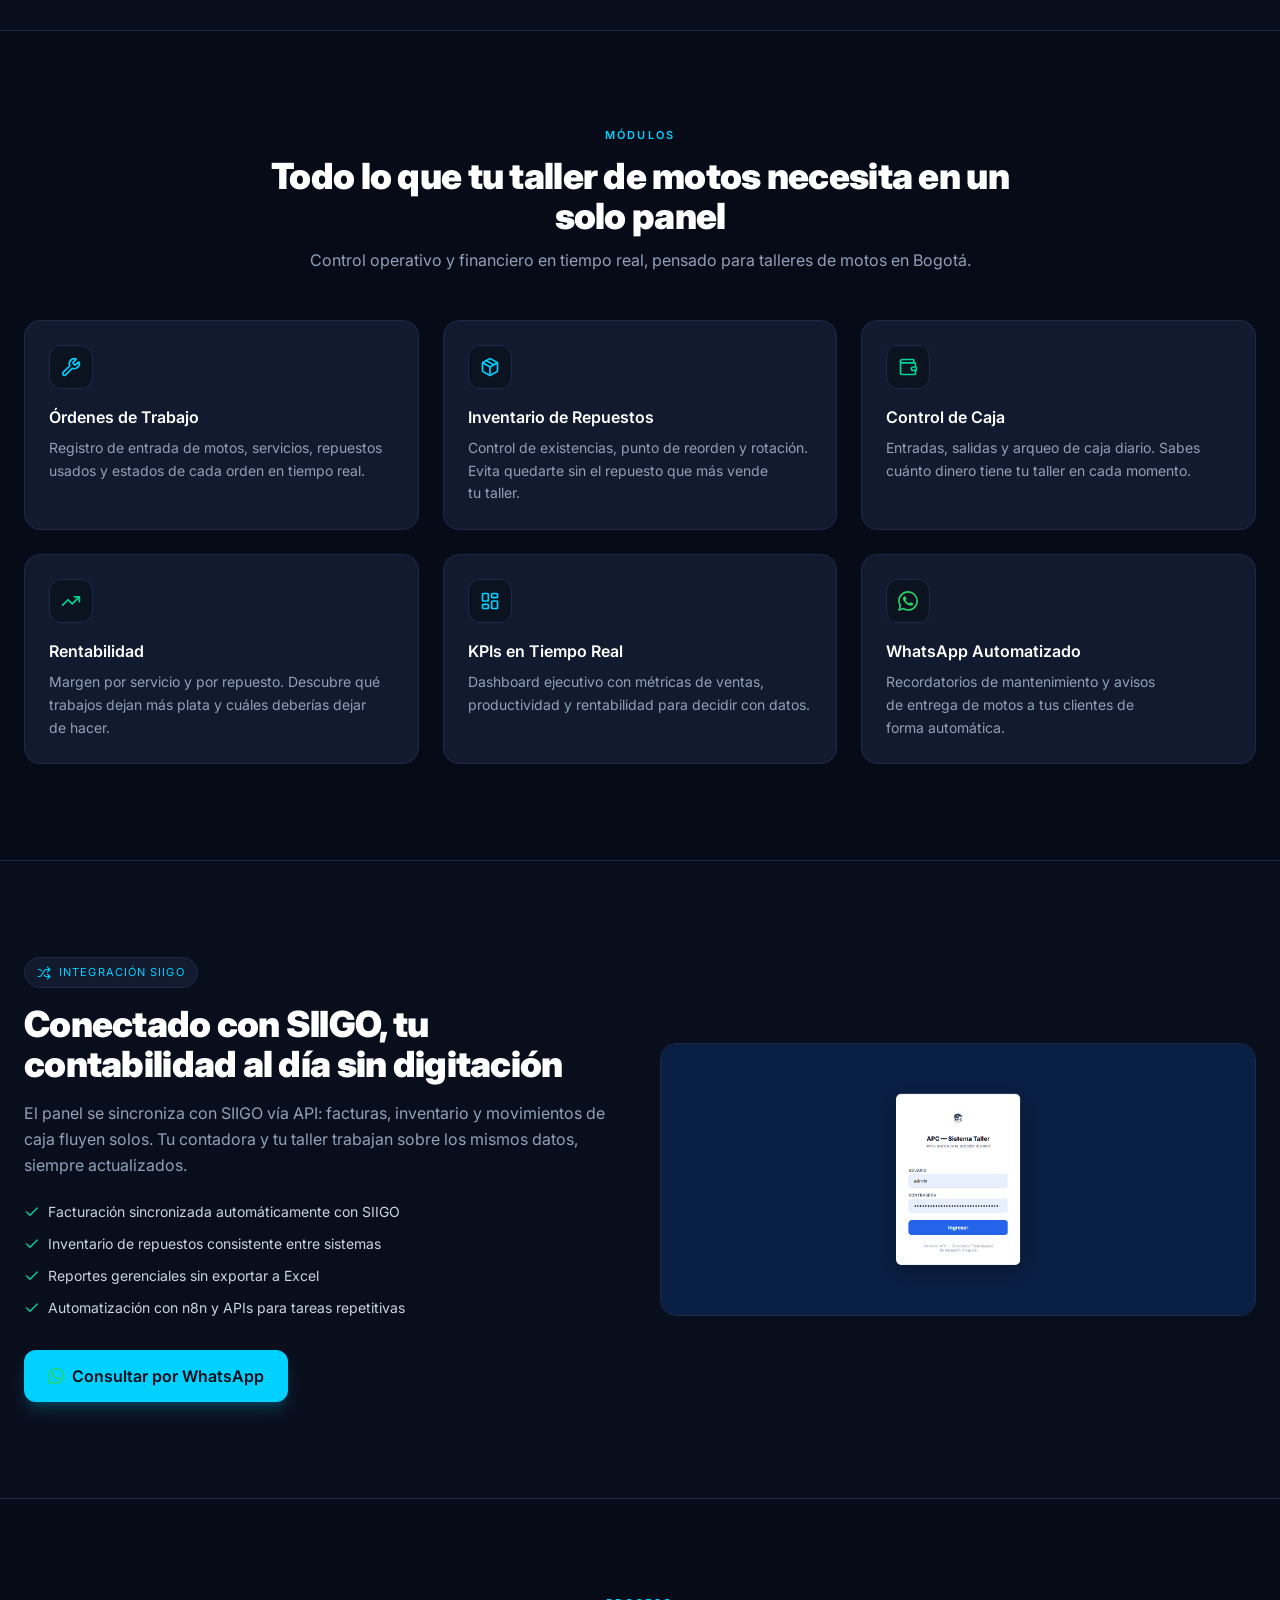
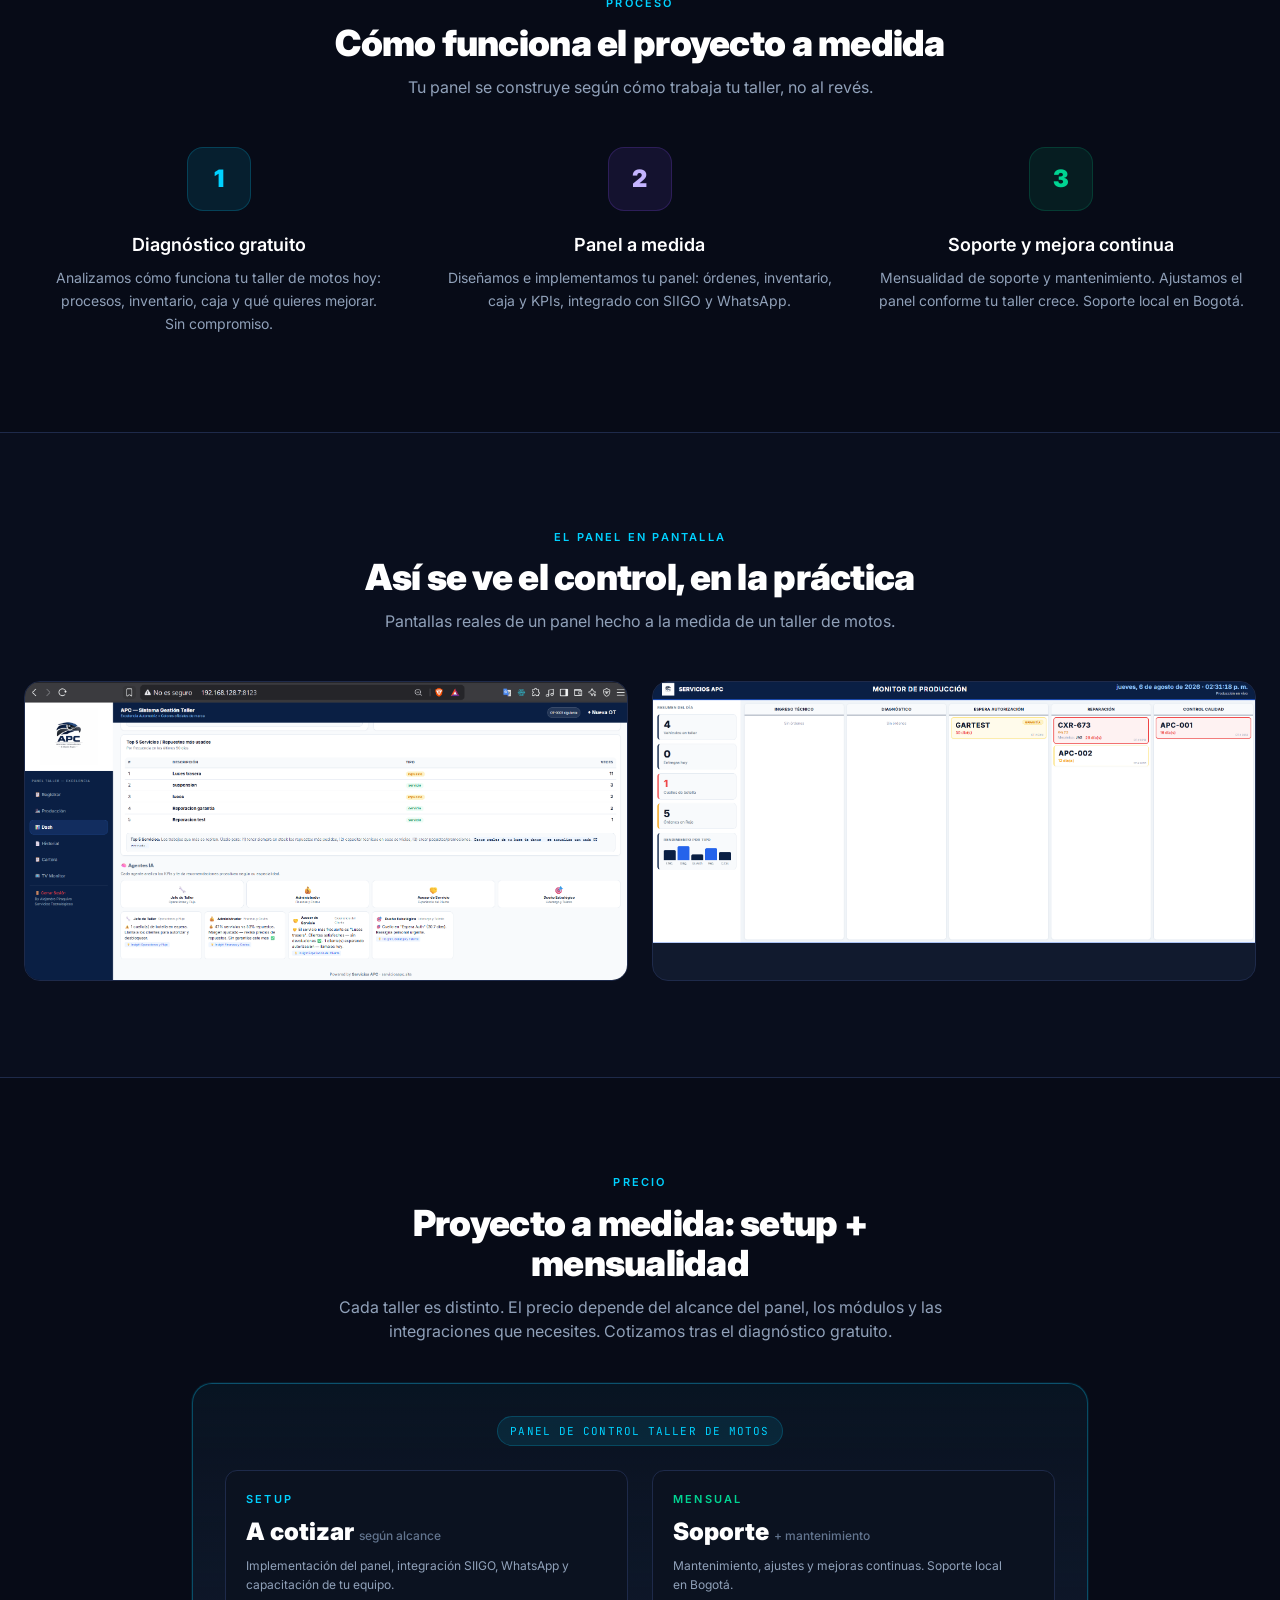
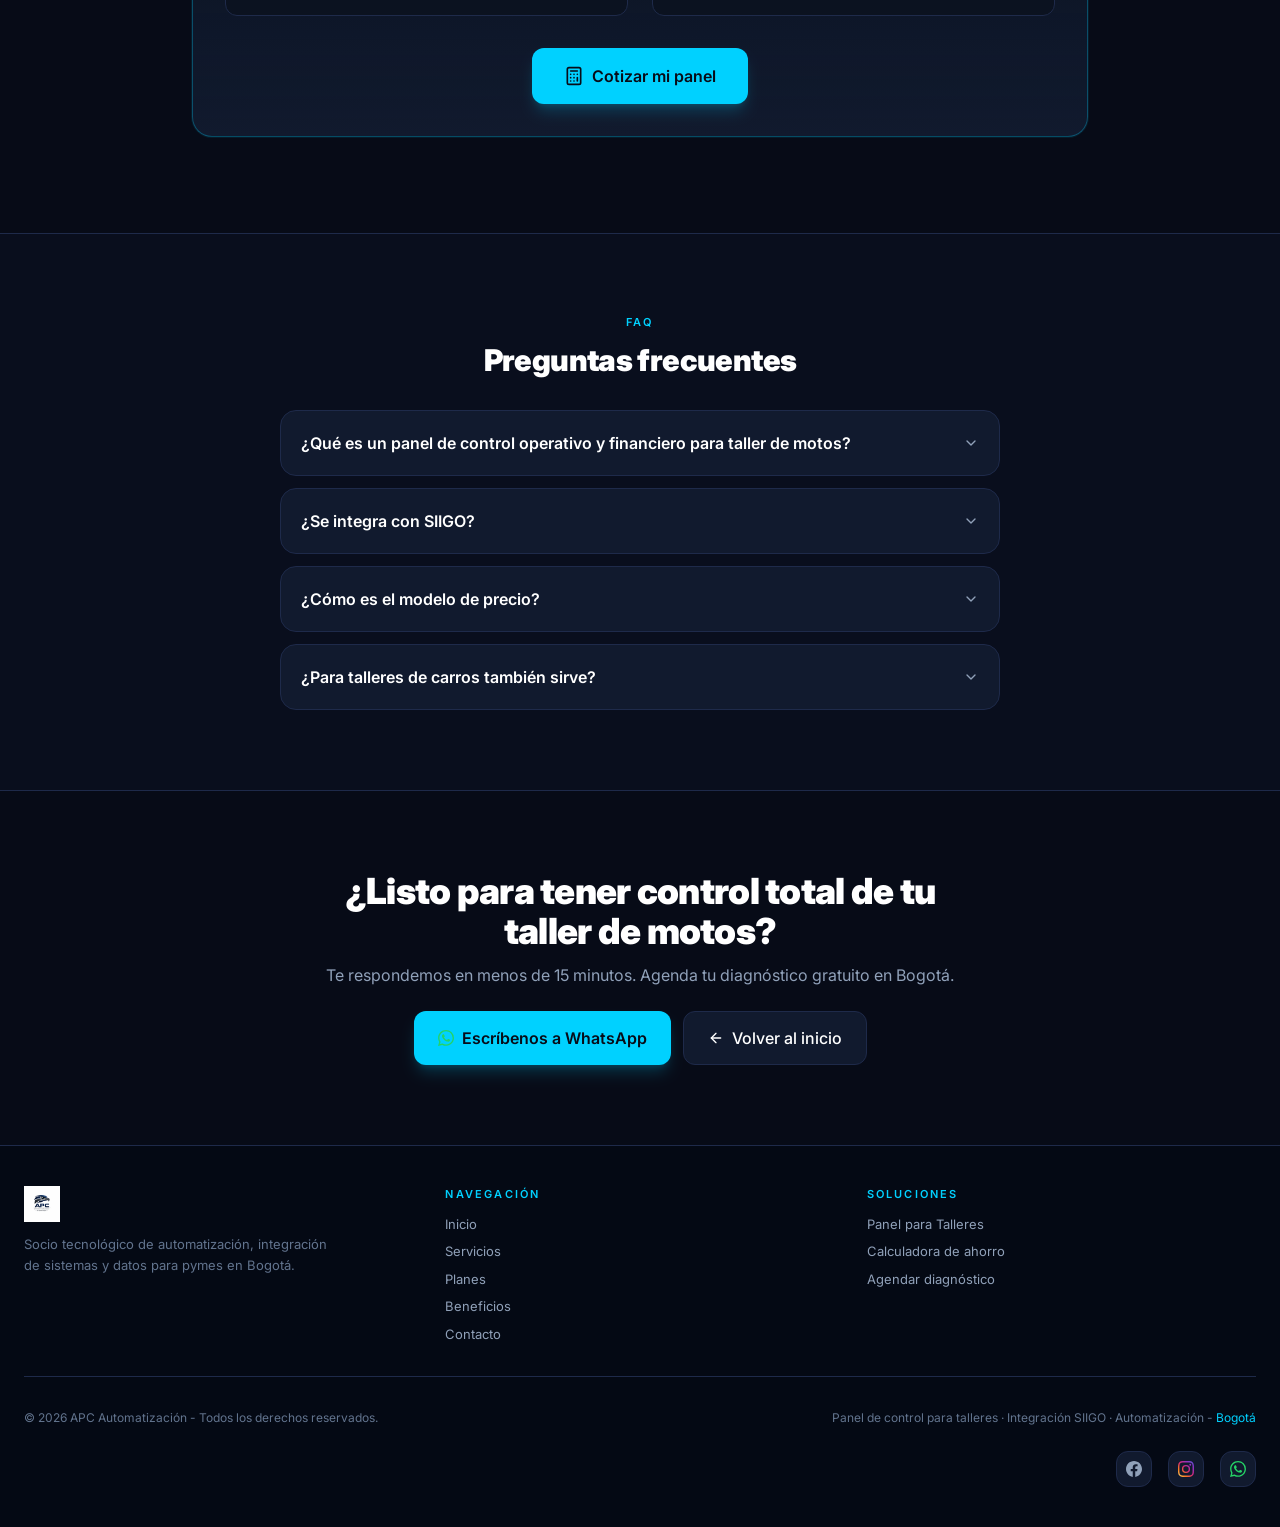
<file: panel-taller.html>
<!DOCTYPE html>
<html lang="es" class="scroll-smooth">
<head>
  <meta charset="UTF-8">
  <meta name="viewport" content="width=device-width, initial-scale=1.0">
<title>Panel para Talleres de Motos en Bogotá | APC Automatización</title>
<meta name="description" content="Panel operativo y financiero para talleres de motos en Bogotá: órdenes, inventario, caja y rentabilidad integrados con SIIGO. A medida, con soporte local.">
  <meta property="og:title" content="Panel de Control Operativo y Financiero para Talleres de Motos en Bogotá">
  <meta property="og:description" content="Controla las operaciones y las finanzas de tu taller de motos en un solo panel: órdenes, inventario, caja, rentabilidad e integración SIIGO. Hecho a medida en Bogotá.">
  <meta property="og:image" content="https://apcautomatizacion.site/imagenes/software-taller-2.png">
  <meta property="og:type" content="website">
  <meta property="og:url" content="https://apcautomatizacion.site/panel-taller.html">
  <meta name="keywords" content="panel de control para taller de motos, software para taller de motos Bogotá, control financiero taller de motos, dashboard taller de motos, panel inventario repuestos, integrar SIIGO con panel de inventario, control operativo taller mecánico">
  <link rel="canonical" href="https://apcautomatizacion.site/panel-taller.html">
  <link rel="icon" href="favicon.ico" sizes="any">
  <link rel="icon" type="image/png" href="favicon-32.png" sizes="32x32">
  <link rel="apple-touch-icon" href="favicon-180.png">
  <meta name="geo.placename" content="Bogotá">
  <meta name="geo.region" content="CO">
  <meta name="geo.position" content="4.6001461;-74.1330034">
  <meta name="ICBM" content="4.6001461, -74.1330034">
  <link rel="stylesheet" href="estilos.css">
  <link rel="stylesheet" href="tailwind.generated.css">
  <link rel="preconnect" href="https://fonts.googleapis.com">
<link rel="preconnect" href="https://fonts.gstatic.com" crossorigin>
<link href="https://fonts.googleapis.com/css2?family=Inter:wght@400;500;600;700;800;900&family=JetBrains+Mono:wght@500&display=swap" rel="stylesheet">
  <script type="application/ld+json">
  {
    "@context": "https://schema.org",
    "@type": "Product",
    "name": "Panel de Control Operativo y Financiero para Talleres de Motos",
    "description": "Sistema a medida para talleres de motos en Bogotá: órdenes de trabajo, inventario de repuestos, control de caja, rentabilidad y KPIs en un solo panel, integrado con SIIGO y WhatsApp.",
    "brand": {
      "@type": "Brand",
      "name": "APC Automatización"
    },
    "offers": {
      "@type": "Offer",
"priceSpecification": {
        "@type": "PriceSpecification",
        "priceCurrency": "COP",
        "minPrice": "3500000",
        "maxPrice": "12900000"
      },
      "description": "Proyecto a medida: setup + mensualidad. Precio según alcance del taller.",
      "url": "https://apcautomatizacion.site/panel-taller.html",
      "availability": "https://schema.org/InStock",
      "seller": {
        "@type": "LocalBusiness",
        "name": "APC Automatización",
        "telephone": "+573337450634",
        "email": "serviciosapcsoporte@gmail.com",
        "address": {
          "@type": "PostalAddress",
          "streetAddress": "Cra. 52c #39b-22",
          "addressLocality": "Bogotá",
          "addressRegion": "Bogotá D.C.",
          "addressCountry": "CO"
        }
      }
    }
  }
  </script>
  <script type="application/ld+json">
  {
    "@context": "https://schema.org",
    "@type": "FAQPage",
    "mainEntity": [
      {
        "@type": "Question",
        "name": "¿Qué es un panel de control operativo y financiero para taller de motos?",
        "acceptedAnswer": {
          "@type": "Answer",
          "text": "Es un sistema a medida que centraliza las operaciones del taller (órdenes de trabajo, inventario de repuestos, caja) y su información financiera (rentabilidad, costos, ventas) en un solo lugar, con KPIs en tiempo real."
        }
      },
      {
        "@type": "Question",
        "name": "¿Se integra con SIIGO?",
        "acceptedAnswer": {
          "@type": "Answer",
          "text": "Sí. El panel se conecta con SIIGO vía API para sincronizar facturación, contabilidad e inventario de forma automática, evitando digitación manual."
        }
      },
      {
        "@type": "Question",
        "name": "¿Cómo es el modelo de precio?",
        "acceptedAnswer": {
          "@type": "Answer",
          "text": "Es un proyecto a medida: un pago de setup según el alcance del taller y una mensualidad de soporte y mantenimiento. Se cotiza tras un diagnóstico gratuito."
        }
      },
      {
        "@type": "Question",
        "name": "¿Para talleres de carros también sirve?",
        "acceptedAnswer": {
          "@type": "Answer",
          "text": "Sí. El panel está pensado para talleres de motos y carros. Se adapta al flujo de trabajo, inventario y KPIs de cada taller en Bogotá."
        }
      }
    ]
  }
  </script>
<!-- Google tag (gtag.js) -->
<script async src="https://www.googletagmanager.com/gtag/js?id=G-EWFDLTCM8R"></script>
<script>
  window.dataLayer = window.dataLayer || [];
  function gtag(){dataLayer.push(arguments);}
  gtag('js', new Date());
  gtag('config', 'G-EWFDLTCM8R');
</script>
</head>
<body class="antialiased overflow-x-hidden selection:bg-cyan-400/30">

<!-- FONDO GRAFICO 3D (sustituye el video de fondo) -->
<div class="page-bg" aria-hidden="true">
  <div class="hero-grid"></div>
  <span class="hero-aurora hero-aurora-l"></span>
  <span class="hero-aurora hero-aurora-r"></span>
  <img src="imagenes/hero-3d.svg" width="1400" height="1000" alt="" class="page-bg-3d" decoding="async">
  <div class="hero-veil"></div>
</div>

<!-- WHATSAPP FLOATING -->
<a href="https://wa.me/573337450634?text=Hola%20Alejandro,%20te%20escribo%20desde%20la%20web:%20[Panel%20para%20Talleres%20-%20bot%C3%B3n%20flotante].%20Quiero%20un%20panel%20para%20mi%20taller." target="_blank" class="whatsapp-float" aria-label="WhatsApp APC Automatización">
  <svg aria-hidden="true" focusable="false" class="w-7 h-7" xmlns="http://www.w3.org/2000/svg" width="24" height="24" viewBox="0 0 24 24" fill="currentColor"><path d="M17.472 14.382c-.297-.149-1.758-.867-2.03-.967-.273-.099-.471-.148-.67.15-.197.297-.767.966-.94 1.164-.173.199-.347.223-.644.075-.297-.15-1.255-.463-2.39-1.475-.883-.788-1.48-1.761-1.653-2.059-.173-.297-.018-.458.13-.606.134-.133.297-.347.446-.52.149-.174.198-.298.298-.497.099-.198.05-.371-.025-.52-.075-.149-.669-1.612-.916-2.207-.242-.579-.487-.5-.669-.51-.173-.008-.371-.01-.57-.01-.198 0-.52.074-.792.372-.272.297-1.04 1.016-1.04 2.479 0 1.462 1.065 2.875 1.213 3.074.149.198 2.096 3.2 5.077 4.487.709.306 1.262.489 1.694.625.712.227 1.36.195 1.871.118.571-.085 1.758-.719 2.006-1.413.248-.694.248-1.289.173-1.413-.074-.124-.272-.198-.57-.347m-5.421 7.403h-.004a9.87 9.87 0 01-5.031-1.378l-.361-.214-3.741.982.998-3.648-.235-.374a9.86 9.86 0 01-1.51-5.26c.001-5.45 4.436-9.884 9.888-9.884 2.64 0 5.122 1.03 6.988 2.898a9.825 9.825 0 012.893 6.994c-.003 5.45-4.437 9.884-9.885 9.884m8.413-18.297A11.815 11.815 0 0012.05 0C5.495 0 .16 5.335.157 11.892c0 2.096.547 4.142 1.588 5.945L.057 24l6.305-1.654a11.882 11.882 0 005.683 1.448h.005c6.554 0 11.89-5.335 11.893-11.893a11.821 11.821 0 00-3.48-8.413z"/></svg>
</a>

<!-- HEADER -->
<header id="siteHeader" class="sticky top-0 z-50 backdrop-blur-xl bg-[#080C18]/80 border-b border-[#1E2A4A]">
  <div class="mx-auto max-w-7xl px-6 h-[70px] flex items-center justify-between">
    <div class="flex items-center gap-3">
      <a href="index.html"><img src="imagenes/logo.webp" width="1024" height="1024" alt="APC Automatización Bogotá" class="h-10 w-auto" decoding="async"></a>
      <div class="leading-tight">
        <div class="font-extrabold tracking-tight text-white">APC Automatización</div>
        <div class="text-[10px] tracking-[0.22em] text-[#00D1FF]/70">INTEGRACIÓN & RPA</div>
      </div>
    </div>
        <nav class="hidden md:flex items-center gap-1">
      <a href="index.html" class="px-3.5 py-2 rounded-lg text-sm text-slate-300 hover:text-white hover:bg-[#111A2E]">Inicio</a>
      <a href="servicios.html" class="px-3.5 py-2 rounded-lg text-sm text-slate-300 hover:text-white hover:bg-[#111A2E]">Servicios</a>
      <a href="index.html#servicios" class="px-3.5 py-2 rounded-lg text-sm text-slate-300 hover:text-white hover:bg-[#111A2E]">Planes</a>
      <a href="index.html#beneficios" class="px-3.5 py-2 rounded-lg text-sm text-slate-300 hover:text-white hover:bg-[#111A2E]">Beneficios</a>
      <a href="index.html#contacto" class="px-3.5 py-2 rounded-lg text-sm text-slate-300 hover:text-white hover:bg-[#111A2E]">Contacto</a>
      <a href="https://wa.me/573337450634?text=Hola%20Alejandro,%20te%20escribo%20desde%20la%20web:%20[Panel%20para%20Talleres%20-%20men%C3%BA%20m%C3%B3vil].%20Quiero%20cotizar%20un%20panel%20para%20mi%20taller." target="_blank" class="ml-2 px-4 py-2 rounded-xl bg-[#00D1FF] text-[#080C18] text-sm font-semibold hover:bg-[#22E6FF] shadow shadow-[#00D1FF]/20">Cotizar Ahora</a>
    </nav>
    <button id="mb" class="md:hidden size-10 grid place-items-center rounded-xl bg-[#111A2E] border border-[#1E2A4A]">
      <svg aria-hidden="true" focusable="false" class="w-5 h-5 text-slate-300" xmlns="http://www.w3.org/2000/svg" width="24" height="24" viewBox="0 0 24 24" fill="none" stroke="currentColor" stroke-width="2" stroke-linecap="round" stroke-linejoin="round" > <path d="M4 5h16" /> <path d="M4 12h16" /> <path d="M4 19h16" /> </svg>
    </button>
  </div>
    <div id="mm" class="hidden md:hidden border-t border-[#1E2A4A] bg-[#080C18] px-4 py-3 space-y-1">
    <a href="index.html" class="block px-3 py-2.5 rounded-lg hover:bg-[#111A2E]">Inicio</a>
    <a href="servicios.html" class="block px-3 py-2.5 rounded-lg hover:bg-[#111A2E]">Servicios</a>
    <a href="index.html#servicios" class="block px-3 py-2.5 rounded-lg hover:bg-[#111A2E]">Planes</a>
    <a href="index.html#beneficios" class="block px-3 py-2.5 rounded-lg hover:bg-[#111A2E]">Beneficios</a>
    <a href="index.html#contacto" class="block px-3 py-2.5 rounded-lg hover:bg-[#111A2E]">Contacto</a>
    <a href="https://wa.me/573337450634?text=Hola%20Alejandro,%20te%20escribo%20desde%20la%20web:%20[Panel%20para%20Talleres%20-%20portada].%20Quiero%20cotizar%20un%20panel%20para%20mi%20taller." target="_blank" class="block mt-2 text-center px-4 py-3 rounded-xl bg-[#00D1FF] text-black font-semibold">Cotizar Ahora</a>
  </div>
</header>

<!-- HERO -->
<section class="relative min-h-[92vh] flex items-center overflow-hidden">
  <div class="absolute inset-0 bg-[#080C18]/30"></div>
  <div class="absolute inset-0 grid-bg opacity-[0.6]"></div>
  <div class="absolute -top-32 -right-32 w-[700px] h-[700px] bg-[#00D1FF]/15 rounded-full blur-[140px]"></div>
  <div class="absolute -bottom-40 -left-40 w-[600px] h-[600px] bg-violet-600/15 rounded-full blur-[130px]"></div>
  <div class="relative mx-auto max-w-7xl px-6 py-20 w-full">
    <div class="max-w-4xl mx-auto text-center">
      <div class="inline-flex items-center gap-2 px-3 py-1.5 rounded-full bg-[#111A2E] border border-[#1E2A4A] text-[11px] tracking-widest text-[#00D1FF]">
        <span class="size-1.5 rounded-full bg-emerald-400 animate-pulse"></span>
        SOFTWARE PARA TALLER DE MOTOS EN BOGOTÁ
      </div>
      <h1 class="mt-6 text-[34px] sm:text-6xl font-black leading-[0.9] tracking-tight text-white">
        Tu taller en un solo panel:<br>
        <span class="text-transparent bg-clip-text bg-gradient-to-r from-[#00D1FF] to-violet-400">órdenes, repuestos y caja</span><br>
        al día
      </h1>
      <p class="mt-6 text-[17px] leading-relaxed text-slate-400 max-w-2xl mx-auto">
        Sabes qué trabajos dejan plata y cuánto tienes en caja, sin cuadrar a mano. Hecho a la medida de tu taller en Bogotá, conectado con SIIGO y WhatsApp.
      </p>
      <div class="mt-8 flex flex-wrap justify-center gap-3">
        <a href="https://wa.me/573337450634?text=Hola%20Alejandro,%20te%20escribo%20desde%20la%20web:%20[Panel%20para%20Talleres%20-%20portada%20-%20diagn%C3%B3stico].%20Quiero%20un%20diagn%C3%B3stico%20gratuito%20para%20mi%20taller." target="_blank" class="inline-flex items-center gap-2 px-6 py-3.5 rounded-xl bg-[#00D1FF] text-[#080C18] font-semibold hover:bg-[#22E6FF] shadow-lg shadow-[#00D1FF]/20">
          <svg aria-hidden="true" focusable="false" class="w-4 h-4" xmlns="http://www.w3.org/2000/svg" width="24" height="24" viewBox="0 0 24 24" fill="none" stroke="currentColor" stroke-width="2" stroke-linecap="round" stroke-linejoin="round" > <rect width="8" height="4" x="8" y="2" rx="1" ry="1" /> <path d="M16 4h2a2 2 0 0 1 2 2v14a2 2 0 0 1-2 2H6a2 2 0 0 1-2-2V6a2 2 0 0 1 2-2h2" /> <path d="m9 14 2 2 4-4" /> </svg> Agenda Diagnóstico Gratuito
        </a>
        <a href="#panel" class="inline-flex items-center gap-2 px-6 py-3.5 rounded-xl bg-[#111A2E] border border-[#1E2A4A] hover:bg-[#162040] text-white font-medium">
          <svg aria-hidden="true" focusable="false" class="w-4 h-4" xmlns="http://www.w3.org/2000/svg" width="24" height="24" viewBox="0 0 24 24" fill="none" stroke="currentColor" stroke-width="2" stroke-linecap="round" stroke-linejoin="round" > <path d="M18 8V6a2 2 0 0 0-2-2H4a2 2 0 0 0-2 2v7a2 2 0 0 0 2 2h8" /> <path d="M10 19v-3.96 3.15" /> <path d="M7 19h5" /> <rect width="6" height="10" x="16" y="12" rx="2" /> </svg> Ver el Panel
        </a>
      </div>
    </div>

    <!-- SCREENSHOT PREVIEW -->
    <div id="panel" class="mt-12 max-w-5xl mx-auto">
      <div class="rounded-[20px] border border-[#1E2A4A] bg-[#111A2E]/90 backdrop-blur shadow-2xl overflow-hidden">
        <div class="h-11 border-b border-[#1E2A4A] flex items-center justify-between px-4 bg-[#0B1220]">
          <div class="flex items-center gap-2">
            <span class="size-2.5 rounded-full bg-red-500/70"></span>
            <span class="size-2.5 rounded-full bg-yellow-400/70"></span>
            <span class="size-2.5 rounded-full bg-emerald-400/70"></span>
            <span class="ml-3 text-[11px] mono text-slate-500">panel-taller / control operativo y financiero</span>
          </div>
          <span class="text-[10px] px-2 py-1 rounded-full bg-emerald-400/10 border border-emerald-400/20 text-emerald-400 mono">DEMO</span>
        </div>
        <div class="p-3 sm:p-4 space-y-3">
          <img src="imagenes/software-taller-2.png" width="1897" height="891" alt="Panel de control operativo y financiero para taller de motos en Bogotá" class="w-full h-auto rounded-xl border border-[#1E2A4A]" loading="eager" decoding="async">
          <div class="grid grid-cols-2 sm:grid-cols-4 gap-3">
            <img src="imagenes/software-taller-1.png" width="1915" height="874" alt="Módulo de inventario de repuestos del software para taller de motos" class="w-full h-auto rounded-xl border border-[#1E2A4A]" loading="lazy" decoding="async">
            <img src="imagenes/software-taller-3.png" width="1893" height="876" alt="Módulo de órdenes de trabajo del panel para taller de motos" class="w-full h-auto rounded-xl border border-[#1E2A4A]" loading="lazy" decoding="async">
            <img src="imagenes/software-taller-4.png" width="1909" height="945" alt="KPIs y reportes financieros del panel de control para taller de motos" class="w-full h-auto rounded-xl border border-[#1E2A4A]" loading="lazy" decoding="async">
            <img src="imagenes/software-taller-5.png" width="1915" height="829" alt="Dashboard ejecutivo del software para talleres de motos en Bogotá" class="w-full h-auto rounded-xl border border-[#1E2A4A]" loading="lazy" decoding="async">
          </div>
        </div>
      </div>
    </div>
  </div>
</section>

<!-- MÉTRICAS CLAVE -->
<section class="py-16 bg-[#0A1020]/80 border-t border-[#1E2A4A]">
  <div class="mx-auto max-w-7xl px-6">
    <div class="grid md:grid-cols-3 gap-6">
      <div class="p-6 rounded-2xl bg-[#111A2E] border border-[#1E2A4A]">
        <div class="text-2xl font-black text-[#00D1FF] leading-tight">Caja cuadrada al día</div>
        <h4 class="mt-2 font-semibold text-white">Sin sumar facturas a mano</h4>
        <p class="mt-2 text-sm text-slate-400 leading-relaxed">El arqueo sale del panel cada noche. Sabes cuánto dinero entró y salió, sin hojas de cálculo.</p>
      </div>
      <div class="p-6 rounded-2xl bg-[#111A2E] border border-[#1E2A4A]">
        <div class="text-2xl font-black text-emerald-400 leading-tight">Repuestos sin sorpresas</div>
        <h4 class="mt-2 font-semibold text-white">Punto de reorden automático</h4>
        <p class="mt-2 text-sm text-slate-400 leading-relaxed">Te avisa antes de quedarte sin el repuesto que más sale, sin contarlo a mano.</p>
      </div>
      <div class="p-6 rounded-2xl bg-[#111A2E] border border-[#1E2A4A]">
        <div class="text-2xl font-black text-violet-300 leading-tight">Sabes qué deja plata</div>
        <h4 class="mt-2 font-semibold text-white">Margen por servicio y repuesto</h4>
        <p class="mt-2 text-sm text-slate-400 leading-relaxed">Ves la rentabilidad real de cada trabajo, no por corazonada.</p>
      </div>
    </div>
  </div>
</section>

<!-- QUÉ INCLUYE -->
<section class="py-24 bg-[#080C18]/80 border-t border-[#1E2A4A]">
  <div class="mx-auto max-w-7xl px-6">
    <div class="max-w-3xl mx-auto text-center">
      <div class="text-[11px] tracking-[0.2em] text-[#00D1FF] font-semibold">MÓDULOS</div>
      <h2 class="mt-3 text-4xl font-black tracking-tight text-white">Todo lo que tu taller de motos necesita en un solo panel</h2>
      <p class="mt-3 text-slate-400">Control operativo y financiero en tiempo real, pensado para talleres de motos en Bogotá.</p>
    </div>
    <div class="mt-12 grid md:grid-cols-2 lg:grid-cols-3 gap-6">
      <div class="p-6 rounded-2xl bg-[#111A2E] border border-[#1E2A4A] hover:border-[#00D1FF]/30 transition-colors">
        <div class="size-11 rounded-xl bg-[#0B1220] border border-[#1E2A4A] grid place-items-center"><svg aria-hidden="true" focusable="false" class="w-5 h-5 text-[#00D1FF]" xmlns="http://www.w3.org/2000/svg" width="24" height="24" viewBox="0 0 24 24" fill="none" stroke="currentColor" stroke-width="2" stroke-linecap="round" stroke-linejoin="round" > <path d="M14.7 6.3a1 1 0 0 0 0 1.4l1.6 1.6a1 1 0 0 0 1.4 0l3.106-3.105c.32-.322.863-.22.983.218a6 6 0 0 1-8.259 7.057l-7.91 7.91a1 1 0 0 1-2.999-3l7.91-7.91a6 6 0 0 1 7.057-8.259c.438.12.54.662.219.984z" /> </svg></div>
        <h4 class="mt-4 font-semibold text-white">Órdenes de Trabajo</h4>
        <p class="mt-2 text-sm text-slate-400 leading-relaxed">Registro de entrada de motos, servicios, repuestos usados y estados de cada orden en tiempo real.</p>
      </div>
      <div class="p-6 rounded-2xl bg-[#111A2E] border border-[#1E2A4A] hover:border-[#00D1FF]/30 transition-colors">
        <div class="size-11 rounded-xl bg-[#0B1220] border border-[#1E2A4A] grid place-items-center"><svg aria-hidden="true" focusable="false" class="w-5 h-5 text-[#00D1FF]" xmlns="http://www.w3.org/2000/svg" width="24" height="24" viewBox="0 0 24 24" fill="none" stroke="currentColor" stroke-width="2" stroke-linecap="round" stroke-linejoin="round" > <path d="M11 21.73a2 2 0 0 0 2 0l7-4A2 2 0 0 0 21 16V8a2 2 0 0 0-1-1.73l-7-4a2 2 0 0 0-2 0l-7 4A2 2 0 0 0 3 8v8a2 2 0 0 0 1 1.73z" /> <path d="M12 22V12" /> <polyline points="3.29 7 12 12 20.71 7" /> <path d="m7.5 4.27 9 5.15" /> </svg></div>
        <h4 class="mt-4 font-semibold text-white">Inventario de Repuestos</h4>
        <p class="mt-2 text-sm text-slate-400 leading-relaxed">Control de existencias, punto de reorden y rotación. Evita quedarte sin el repuesto que más vende tu taller.</p>
      </div>
      <div class="p-6 rounded-2xl bg-[#111A2E] border border-[#1E2A4A] hover:border-[#00D1FF]/30 transition-colors">
        <div class="size-11 rounded-xl bg-[#0B1220] border border-[#1E2A4A] grid place-items-center"><svg aria-hidden="true" focusable="false" class="w-5 h-5 text-emerald-400" xmlns="http://www.w3.org/2000/svg" width="24" height="24" viewBox="0 0 24 24" fill="none" stroke="currentColor" stroke-width="2" stroke-linecap="round" stroke-linejoin="round" > <path d="M19 7V4a1 1 0 0 0-1-1H5a2 2 0 0 0 0 4h15a1 1 0 0 1 1 1v4h-3a2 2 0 0 0 0 4h3a1 1 0 0 0 1-1v-2a1 1 0 0 0-1-1" /> <path d="M3 5v14a2 2 0 0 0 2 2h15a1 1 0 0 0 1-1v-4" /> </svg></div>
        <h4 class="mt-4 font-semibold text-white">Control de Caja</h4>
        <p class="mt-2 text-sm text-slate-400 leading-relaxed">Entradas, salidas y arqueo de caja diario. Sabes cuánto dinero tiene tu taller en cada momento.</p>
      </div>
      <div class="p-6 rounded-2xl bg-[#111A2E] border border-[#1E2A4A] hover:border-[#00D1FF]/30 transition-colors">
        <div class="size-11 rounded-xl bg-[#0B1220] border border-[#1E2A4A] grid place-items-center"><svg aria-hidden="true" focusable="false" class="w-5 h-5 text-emerald-400" xmlns="http://www.w3.org/2000/svg" width="24" height="24" viewBox="0 0 24 24" fill="none" stroke="currentColor" stroke-width="2" stroke-linecap="round" stroke-linejoin="round" > <path d="M16 7h6v6" /> <path d="m22 7-8.5 8.5-5-5L2 17" /> </svg></div>
        <h4 class="mt-4 font-semibold text-white">Rentabilidad</h4>
        <p class="mt-2 text-sm text-slate-400 leading-relaxed">Margen por servicio y por repuesto. Descubre qué trabajos dejan más plata y cuáles deberías dejar de hacer.</p>
      </div>
      <div class="p-6 rounded-2xl bg-[#111A2E] border border-[#1E2A4A] hover:border-[#00D1FF]/30 transition-colors">
        <div class="size-11 rounded-xl bg-[#0B1220] border border-[#1E2A4A] grid place-items-center"><svg aria-hidden="true" focusable="false" class="w-5 h-5 text-[#00D1FF]" xmlns="http://www.w3.org/2000/svg" width="24" height="24" viewBox="0 0 24 24" fill="none" stroke="currentColor" stroke-width="2" stroke-linecap="round" stroke-linejoin="round" > <rect width="7" height="9" x="3" y="3" rx="1" /> <rect width="7" height="5" x="14" y="3" rx="1" /> <rect width="7" height="9" x="14" y="12" rx="1" /> <rect width="7" height="5" x="3" y="16" rx="1" /> </svg></div>
        <h4 class="mt-4 font-semibold text-white">KPIs en Tiempo Real</h4>
        <p class="mt-2 text-sm text-slate-400 leading-relaxed">Dashboard ejecutivo con métricas de ventas, productividad y rentabilidad para decidir con datos.</p>
      </div>
      <div class="p-6 rounded-2xl bg-[#111A2E] border border-[#1E2A4A] hover:border-[#00D1FF]/30 transition-colors">
        <div class="size-11 rounded-xl bg-[#0B1220] border border-[#1E2A4A] grid place-items-center"><svg aria-hidden="true" focusable="false" class="w-5 h-5 text-[#25D366]" xmlns="http://www.w3.org/2000/svg" width="24" height="24" viewBox="0 0 24 24" fill="currentColor"><path d="M17.472 14.382c-.297-.149-1.758-.867-2.03-.967-.273-.099-.471-.148-.67.15-.197.297-.767.966-.94 1.164-.173.199-.347.223-.644.075-.297-.15-1.255-.463-2.39-1.475-.883-.788-1.48-1.761-1.653-2.059-.173-.297-.018-.458.13-.606.134-.133.297-.347.446-.52.149-.174.198-.298.298-.497.099-.198.05-.371-.025-.52-.075-.149-.669-1.612-.916-2.207-.242-.579-.487-.5-.669-.51-.173-.008-.371-.01-.57-.01-.198 0-.52.074-.792.372-.272.297-1.04 1.016-1.04 2.479 0 1.462 1.065 2.875 1.213 3.074.149.198 2.096 3.2 5.077 4.487.709.306 1.262.489 1.694.625.712.227 1.36.195 1.871.118.571-.085 1.758-.719 2.006-1.413.248-.694.248-1.289.173-1.413-.074-.124-.272-.198-.57-.347m-5.421 7.403h-.004a9.87 9.87 0 01-5.031-1.378l-.361-.214-3.741.982.998-3.648-.235-.374a9.86 9.86 0 01-1.51-5.26c.001-5.45 4.436-9.884 9.888-9.884 2.64 0 5.122 1.03 6.988 2.898a9.825 9.825 0 012.893 6.994c-.003 5.45-4.437 9.884-9.885 9.884m8.413-18.297A11.815 11.815 0 0012.05 0C5.495 0 .16 5.335.157 11.892c0 2.096.547 4.142 1.588 5.945L.057 24l6.305-1.654a11.882 11.882 0 005.683 1.448h.005c6.554 0 11.89-5.335 11.893-11.893a11.821 11.821 0 00-3.48-8.413z"/></svg></div>
        <h4 class="mt-4 font-semibold text-white">WhatsApp Automatizado</h4>
        <p class="mt-2 text-sm text-slate-400 leading-relaxed">Recordatorios de mantenimiento y avisos de entrega de motos a tus clientes de forma automática.</p>
      </div>
    </div>
  </div>
</section>

<!-- INTEGRACIÓN SIIGO -->
<section class="py-24 bg-[#0A1020]/80 border-t border-[#1E2A4A]">
  <div class="mx-auto max-w-7xl px-6">
    <div class="grid md:grid-cols-2 gap-10 items-center">
      <div>
        <div class="inline-flex items-center gap-2 px-3 py-1.5 rounded-full bg-[#111A2E] border border-[#1E2A4A] text-[11px] tracking-widest text-[#00D1FF]">
          <svg aria-hidden="true" focusable="false" class="w-3.5 h-3.5" xmlns="http://www.w3.org/2000/svg" width="24" height="24" viewBox="0 0 24 24" fill="none" stroke="currentColor" stroke-width="2" stroke-linecap="round" stroke-linejoin="round" > <path d="m18 14 4 4-4 4" /> <path d="m18 2 4 4-4 4" /> <path d="M2 18h1.973a4 4 0 0 0 3.3-1.7l5.454-8.6a4 4 0 0 1 3.3-1.7H22" /> <path d="M2 6h1.972a4 4 0 0 1 3.6 2.2" /> <path d="M22 18h-6.041a4 4 0 0 1-3.3-1.8l-.359-.45" /> </svg> INTEGRACIÓN SIIGO
        </div>
        <h2 class="mt-4 text-4xl font-black tracking-tight text-white">Conectado con SIIGO, tu contabilidad al día sin digitación</h2>
        <p class="mt-4 text-slate-400 leading-relaxed">
          El panel se sincroniza con SIIGO vía API: facturas, inventario y movimientos de caja fluyen solos. Tu contadora y tu taller trabajan sobre los mismos datos, siempre actualizados.
        </p>
        <ul class="mt-6 space-y-3 text-sm text-slate-300">
          <li class="flex items-start gap-2"><svg aria-hidden="true" focusable="false" class="w-4 h-4 text-emerald-400 mt-0.5 shrink-0" xmlns="http://www.w3.org/2000/svg" width="24" height="24" viewBox="0 0 24 24" fill="none" stroke="currentColor" stroke-width="2" stroke-linecap="round" stroke-linejoin="round" > <path d="M20 6 9 17l-5-5" /> </svg> <span>Facturación sincronizada automáticamente con SIIGO</span></li>
          <li class="flex items-start gap-2"><svg aria-hidden="true" focusable="false" class="w-4 h-4 text-emerald-400 mt-0.5 shrink-0" xmlns="http://www.w3.org/2000/svg" width="24" height="24" viewBox="0 0 24 24" fill="none" stroke="currentColor" stroke-width="2" stroke-linecap="round" stroke-linejoin="round" > <path d="M20 6 9 17l-5-5" /> </svg> <span>Inventario de repuestos consistente entre sistemas</span></li>
          <li class="flex items-start gap-2"><svg aria-hidden="true" focusable="false" class="w-4 h-4 text-emerald-400 mt-0.5 shrink-0" xmlns="http://www.w3.org/2000/svg" width="24" height="24" viewBox="0 0 24 24" fill="none" stroke="currentColor" stroke-width="2" stroke-linecap="round" stroke-linejoin="round" > <path d="M20 6 9 17l-5-5" /> </svg> <span>Reportes gerenciales sin exportar a Excel</span></li>
          <li class="flex items-start gap-2"><svg aria-hidden="true" focusable="false" class="w-4 h-4 text-emerald-400 mt-0.5 shrink-0" xmlns="http://www.w3.org/2000/svg" width="24" height="24" viewBox="0 0 24 24" fill="none" stroke="currentColor" stroke-width="2" stroke-linecap="round" stroke-linejoin="round" > <path d="M20 6 9 17l-5-5" /> </svg> <span>Automatización con n8n y APIs para tareas repetitivas</span></li>
        </ul>
        <a href="https://wa.me/573337450634?text=Hola%20Alejandro,%20te%20escribo%20desde%20la%20web:%20[Panel%20para%20Talleres%20-%20integraci%C3%B3n%20SIIGO].%20Quiero%20saber%20m%C3%A1s%20de%20la%20integraci%C3%B3n%20con%20SIIGO." target="_blank" class="mt-8 inline-flex items-center gap-2 px-6 py-3.5 rounded-xl bg-[#00D1FF] text-[#080C18] font-semibold hover:bg-[#22E6FF] shadow-lg shadow-[#00D1FF]/20">
          <svg aria-hidden="true" focusable="false" class="w-4 h-4 text-[#25D366]" xmlns="http://www.w3.org/2000/svg" width="24" height="24" viewBox="0 0 24 24" fill="currentColor"><path d="M17.472 14.382c-.297-.149-1.758-.867-2.03-.967-.273-.099-.471-.148-.67.15-.197.297-.767.966-.94 1.164-.173.199-.347.223-.644.075-.297-.15-1.255-.463-2.39-1.475-.883-.788-1.48-1.761-1.653-2.059-.173-.297-.018-.458.13-.606.134-.133.297-.347.446-.52.149-.174.198-.298.298-.497.099-.198.05-.371-.025-.52-.075-.149-.669-1.612-.916-2.207-.242-.579-.487-.5-.669-.51-.173-.008-.371-.01-.57-.01-.198 0-.52.074-.792.372-.272.297-1.04 1.016-1.04 2.479 0 1.462 1.065 2.875 1.213 3.074.149.198 2.096 3.2 5.077 4.487.709.306 1.262.489 1.694.625.712.227 1.36.195 1.871.118.571-.085 1.758-.719 2.006-1.413.248-.694.248-1.289.173-1.413-.074-.124-.272-.198-.57-.347m-5.421 7.403h-.004a9.87 9.87 0 01-5.031-1.378l-.361-.214-3.741.982.998-3.648-.235-.374a9.86 9.86 0 01-1.51-5.26c.001-5.45 4.436-9.884 9.888-9.884 2.64 0 5.122 1.03 6.988 2.898a9.825 9.825 0 012.893 6.994c-.003 5.45-4.437 9.884-9.885 9.884m8.413-18.297A11.815 11.815 0 0012.05 0C5.495 0 .16 5.335.157 11.892c0 2.096.547 4.142 1.588 5.945L.057 24l6.305-1.654a11.882 11.882 0 005.683 1.448h.005c6.554 0 11.89-5.335 11.893-11.893a11.821 11.821 0 00-3.48-8.413z"/></svg> Consultar por WhatsApp
        </a>
      </div>
      <div class="rounded-2xl border border-[#1E2A4A] bg-[#111A2E] overflow-hidden">
        <img src="imagenes/software-taller-1.png" width="1915" height="874" alt="Panel de inventario de repuestos integrado con SIIGO para taller de motos" class="w-full h-auto object-cover" loading="lazy" decoding="async">
      </div>
    </div>
  </div>
</section>

<!-- CÓMO FUNCIONA -->
<section class="py-24 bg-[#080C18]/80 border-t border-[#1E2A4A]">
  <div class="mx-auto max-w-7xl px-6">
    <div class="max-w-3xl mx-auto text-center">
      <div class="text-[11px] tracking-[0.2em] text-[#00D1FF] font-semibold">PROCESO</div>
      <h2 class="mt-3 text-4xl font-black tracking-tight text-white">Cómo funciona el proyecto a medida</h2>
      <p class="mt-3 text-slate-400">Tu panel se construye según cómo trabaja tu taller, no al revés.</p>
    </div>
    <div class="mt-12 grid md:grid-cols-3 gap-8 items-start">
      <div class="text-center">
        <div class="mx-auto size-16 rounded-2xl bg-[#00D1FF]/10 border border-[#00D1FF]/20 grid place-items-center text-2xl font-black text-[#00D1FF]">1</div>
        <h4 class="mt-5 font-semibold text-white text-lg">Diagnóstico gratuito</h4>
        <p class="mt-2 text-sm text-slate-400 leading-relaxed">Analizamos cómo funciona tu taller de motos hoy: procesos, inventario, caja y qué quieres mejorar. Sin compromiso.</p>
      </div>
      <div class="text-center">
        <div class="mx-auto size-16 rounded-2xl bg-violet-500/10 border border-violet-500/20 grid place-items-center text-2xl font-black text-violet-300">2</div>
        <h4 class="mt-5 font-semibold text-white text-lg">Panel a medida</h4>
        <p class="mt-2 text-sm text-slate-400 leading-relaxed">Diseñamos e implementamos tu panel: órdenes, inventario, caja y KPIs, integrado con SIIGO y WhatsApp.</p>
      </div>
      <div class="text-center">
        <div class="mx-auto size-16 rounded-2xl bg-emerald-500/10 border border-emerald-500/20 grid place-items-center text-2xl font-black text-emerald-400">3</div>
        <h4 class="mt-5 font-semibold text-white text-lg">Soporte y mejora continua</h4>
        <p class="mt-2 text-sm text-slate-400 leading-relaxed">Mensualidad de soporte y mantenimiento. Ajustamos el panel conforme tu taller crece. Soporte local en Bogotá.</p>
      </div>
    </div>
  </div>
</section>

<!-- RESULTADOS -->
<section class="py-24 bg-[#0A1020]/80 border-t border-[#1E2A4A]">
  <div class="mx-auto max-w-7xl px-6">
    <div class="max-w-3xl mx-auto text-center">
      <div class="text-[11px] tracking-[0.2em] text-[#00D1FF] font-semibold">EL PANEL EN PANTALLA</div>
      <h2 class="mt-3 text-4xl font-black tracking-tight text-white">Así se ve el control, en la práctica</h2>
      <p class="mt-3 text-slate-400">Pantallas reales de un panel hecho a la medida de un taller de motos.</p>
    </div>
    <div class="mt-12 grid md:grid-cols-2 gap-6">
      <div class="rounded-2xl border border-[#1E2A4A] bg-[#111A2E] overflow-hidden">
        <img src="imagenes/software-taller-4.png" width="1909" height="945" alt="KPIs financieros del panel de control para taller de motos en Bogotá" class="w-full h-auto object-cover" loading="lazy" decoding="async">
      </div>
      <div class="rounded-2xl border border-[#1E2A4A] bg-[#111A2E] overflow-hidden">
        <img src="imagenes/software-taller-5.png" width="1915" height="829" alt="Dashboard ejecutivo del software para taller de motos" class="w-full h-auto object-cover" loading="lazy" decoding="async">
      </div>
    </div>
  </div>
</section>

<!-- PRECIO -->
<section class="py-24 bg-[#080C18]/80 border-t border-[#1E2A4A]">
  <div class="mx-auto max-w-7xl px-6">
    <div class="max-w-2xl mx-auto text-center">
      <div class="text-[11px] tracking-[0.2em] text-[#00D1FF] font-semibold">PRECIO</div>
      <h2 class="mt-3 text-4xl font-black tracking-tight text-white">Proyecto a medida: setup + mensualidad</h2>
      <p class="mt-3 text-slate-400">Cada taller es distinto. El precio depende del alcance del panel, los módulos y las integraciones que necesites. Cotizamos tras el diagnóstico gratuito.</p>
    </div>
    <div class="mt-10 max-w-4xl mx-auto">
      <div class="rounded-[20px] border border-[#00D1FF]/30 bg-gradient-to-b from-[#00D1FF]/5 to-[#111A2E] p-8 text-center shadow-[0_0_0_1px_rgba(0,209,255,0.08)]">
        <div class="text-[11px] px-3 py-1.5 rounded-full bg-[#00D1FF]/10 border border-[#00D1FF]/20 text-[#00D1FF] mono tracking-widest inline-block">PANEL DE CONTROL TALLER DE MOTOS</div>
        <div class="mt-6 grid sm:grid-cols-2 gap-6 text-left">
          <div class="p-5 rounded-xl bg-[#0B1220] border border-[#1E2A4A]">
            <div class="text-[11px] tracking-[0.2em] text-[#00D1FF] font-semibold">SETUP</div>
            <div class="mt-2 text-2xl font-black text-white">A cotizar <span class="text-xs font-medium text-slate-500">según alcance</span></div>
            <p class="mt-2 text-xs text-slate-400 leading-relaxed">Implementación del panel, integración SIIGO, WhatsApp y capacitación de tu equipo.</p>
          </div>
          <div class="p-5 rounded-xl bg-[#0B1220] border border-[#1E2A4A]">
            <div class="text-[11px] tracking-[0.2em] text-emerald-400 font-semibold">MENSUAL</div>
            <div class="mt-2 text-2xl font-black text-white">Soporte <span class="text-xs font-medium text-slate-500">+ mantenimiento</span></div>
            <p class="mt-2 text-xs text-slate-400 leading-relaxed">Mantenimiento, ajustes y mejoras continuas. Soporte local en Bogotá.</p>
          </div>
        </div>
        <a href="https://wa.me/573337450634?text=Hola%20Alejandro,%20te%20escribo%20desde%20la%20web:%20[Panel%20para%20Talleres%20-%20precios].%20Quiero%20cotizar%20el%20panel%20para%20mi%20taller." target="_blank" class="mt-8 inline-flex items-center gap-2 px-8 py-4 rounded-xl bg-[#00D1FF] text-[#080C18] font-semibold hover:bg-[#22E6FF] shadow-lg shadow-[#00D1FF]/20">
          <svg aria-hidden="true" focusable="false" class="w-5 h-5" xmlns="http://www.w3.org/2000/svg" width="24" height="24" viewBox="0 0 24 24" fill="none" stroke="currentColor" stroke-width="2" stroke-linecap="round" stroke-linejoin="round" > <rect width="16" height="20" x="4" y="2" rx="2" /> <line x1="8" x2="16" y1="6" y2="6" /> <line x1="16" x2="16" y1="14" y2="18" /> <path d="M16 10h.01" /> <path d="M12 10h.01" /> <path d="M8 10h.01" /> <path d="M12 14h.01" /> <path d="M8 14h.01" /> <path d="M12 18h.01" /> <path d="M8 18h.01" /> </svg> Cotizar mi panel
        </a>
      </div>
    </div>
  </div>
</section>

<!-- FAQ -->
<section class="py-20 bg-[#0A1020]/80 border-t border-[#1E2A4A]">
  <div class="mx-auto max-w-3xl px-6">
    <div class="text-center">
      <div class="text-[11px] tracking-[0.2em] text-[#00D1FF] font-semibold">FAQ</div>
      <h2 class="mt-3 text-3xl font-black tracking-tight text-white">Preguntas frecuentes</h2>
    </div>
    <div class="mt-8 space-y-3">
      <details class="group rounded-2xl border border-[#1E2A4A] bg-[#111A2E] p-5 open:border-[#00D1FF]/30">
        <summary class="flex items-center justify-between cursor-pointer list-none font-semibold text-white">
          ¿Qué es un panel de control operativo y financiero para taller de motos?
          <svg aria-hidden="true" focusable="false" class="w-4 h-4 text-slate-400 group-open:rotate-180 transition-transform shrink-0" xmlns="http://www.w3.org/2000/svg" width="24" height="24" viewBox="0 0 24 24" fill="none" stroke="currentColor" stroke-width="2" stroke-linecap="round" stroke-linejoin="round" > <path d="m6 9 6 6 6-6" /> </svg>
        </summary>
        <p class="mt-3 text-sm text-slate-400 leading-relaxed">Es un sistema a medida que centraliza las operaciones del taller (órdenes de trabajo, inventario de repuestos, caja) y su información financiera (rentabilidad, costos, ventas) en un solo lugar, con KPIs en tiempo real.</p>
      </details>
      <details class="group rounded-2xl border border-[#1E2A4A] bg-[#111A2E] p-5 open:border-[#00D1FF]/30">
        <summary class="flex items-center justify-between cursor-pointer list-none font-semibold text-white">
          ¿Se integra con SIIGO?
          <svg aria-hidden="true" focusable="false" class="w-4 h-4 text-slate-400 group-open:rotate-180 transition-transform shrink-0" xmlns="http://www.w3.org/2000/svg" width="24" height="24" viewBox="0 0 24 24" fill="none" stroke="currentColor" stroke-width="2" stroke-linecap="round" stroke-linejoin="round" > <path d="m6 9 6 6 6-6" /> </svg>
        </summary>
        <p class="mt-3 text-sm text-slate-400 leading-relaxed">Sí. El panel se conecta con SIIGO vía API para sincronizar facturación, contabilidad e inventario de forma automática, evitando digitación manual.</p>
      </details>
      <details class="group rounded-2xl border border-[#1E2A4A] bg-[#111A2E] p-5 open:border-[#00D1FF]/30">
        <summary class="flex items-center justify-between cursor-pointer list-none font-semibold text-white">
          ¿Cómo es el modelo de precio?
          <svg aria-hidden="true" focusable="false" class="w-4 h-4 text-slate-400 group-open:rotate-180 transition-transform shrink-0" xmlns="http://www.w3.org/2000/svg" width="24" height="24" viewBox="0 0 24 24" fill="none" stroke="currentColor" stroke-width="2" stroke-linecap="round" stroke-linejoin="round" > <path d="m6 9 6 6 6-6" /> </svg>
        </summary>
        <p class="mt-3 text-sm text-slate-400 leading-relaxed">Es un proyecto a medida: un pago de setup según el alcance del taller y una mensualidad de soporte y mantenimiento. Se cotiza tras un diagnóstico gratuito.</p>
      </details>
      <details class="group rounded-2xl border border-[#1E2A4A] bg-[#111A2E] p-5 open:border-[#00D1FF]/30">
        <summary class="flex items-center justify-between cursor-pointer list-none font-semibold text-white">
          ¿Para talleres de carros también sirve?
          <svg aria-hidden="true" focusable="false" class="w-4 h-4 text-slate-400 group-open:rotate-180 transition-transform shrink-0" xmlns="http://www.w3.org/2000/svg" width="24" height="24" viewBox="0 0 24 24" fill="none" stroke="currentColor" stroke-width="2" stroke-linecap="round" stroke-linejoin="round" > <path d="m6 9 6 6 6-6" /> </svg>
        </summary>
        <p class="mt-3 text-sm text-slate-400 leading-relaxed">Sí. El panel está pensado para talleres de motos y carros. Se adapta al flujo de trabajo, inventario y KPIs de cada taller en Bogotá.</p>
      </details>
    </div>
  </div>
</section>

<!-- CTA FINAL -->
<section class="py-20 bg-[#080C18]/80 border-t border-[#1E2A4A]">
  <div class="mx-auto max-w-7xl px-6">
    <div class="max-w-2xl mx-auto text-center">
      <h2 class="text-4xl font-black tracking-tight text-white">¿Listo para tener control total de tu taller de motos?</h2>
      <p class="mt-3 text-slate-400">Te respondemos en menos de 15 minutos. Agenda tu diagnóstico gratuito en Bogotá.</p>
      <div class="mt-6 flex flex-wrap justify-center gap-3">
        <a href="https://wa.me/573337450634?text=Hola%20Alejandro,%20te%20escribo%20desde%20la%20web:%20[Panel%20para%20Talleres%20-%20cierre].%20Quiero%20un%20diagn%C3%B3stico%20gratuito%20para%20mi%20taller." target="_blank" class="inline-flex items-center gap-2 px-6 py-3.5 rounded-xl bg-[#00D1FF] text-[#080C18] font-semibold hover:bg-[#22E6FF] shadow-lg shadow-[#00D1FF]/20">
          <svg aria-hidden="true" focusable="false" class="w-4 h-4 text-[#25D366]" xmlns="http://www.w3.org/2000/svg" width="24" height="24" viewBox="0 0 24 24" fill="currentColor"><path d="M17.472 14.382c-.297-.149-1.758-.867-2.03-.967-.273-.099-.471-.148-.67.15-.197.297-.767.966-.94 1.164-.173.199-.347.223-.644.075-.297-.15-1.255-.463-2.39-1.475-.883-.788-1.48-1.761-1.653-2.059-.173-.297-.018-.458.13-.606.134-.133.297-.347.446-.52.149-.174.198-.298.298-.497.099-.198.05-.371-.025-.52-.075-.149-.669-1.612-.916-2.207-.242-.579-.487-.5-.669-.51-.173-.008-.371-.01-.57-.01-.198 0-.52.074-.792.372-.272.297-1.04 1.016-1.04 2.479 0 1.462 1.065 2.875 1.213 3.074.149.198 2.096 3.2 5.077 4.487.709.306 1.262.489 1.694.625.712.227 1.36.195 1.871.118.571-.085 1.758-.719 2.006-1.413.248-.694.248-1.289.173-1.413-.074-.124-.272-.198-.57-.347m-5.421 7.403h-.004a9.87 9.87 0 01-5.031-1.378l-.361-.214-3.741.982.998-3.648-.235-.374a9.86 9.86 0 01-1.51-5.26c.001-5.45 4.436-9.884 9.888-9.884 2.64 0 5.122 1.03 6.988 2.898a9.825 9.825 0 012.893 6.994c-.003 5.45-4.437 9.884-9.885 9.884m8.413-18.297A11.815 11.815 0 0012.05 0C5.495 0 .16 5.335.157 11.892c0 2.096.547 4.142 1.588 5.945L.057 24l6.305-1.654a11.882 11.882 0 005.683 1.448h.005c6.554 0 11.89-5.335 11.893-11.893a11.821 11.821 0 00-3.48-8.413z"/></svg> Escríbenos a WhatsApp
        </a>
        <a href="index.html" class="inline-flex items-center gap-2 px-6 py-3.5 rounded-xl bg-[#111A2E] border border-[#1E2A4A] hover:bg-[#162040] text-white font-medium">
          <svg aria-hidden="true" focusable="false" class="w-4 h-4" xmlns="http://www.w3.org/2000/svg" width="24" height="24" viewBox="0 0 24 24" fill="none" stroke="currentColor" stroke-width="2" stroke-linecap="round" stroke-linejoin="round" > <path d="m12 19-7-7 7-7" /> <path d="M19 12H5" /> </svg> Volver al inicio
        </a>
      </div>
    </div>
  </div>
</section>

<footer class="bg-[#050914]/90 border-t border-[#1E2A4A] py-10">
  <div class="mx-auto max-w-7xl px-6">
    <div class="grid sm:grid-cols-2 md:grid-cols-3 gap-8 pb-8 mb-8 border-b border-[#1E2A4A]">
      <div>
        <img src="imagenes/logo.webp" width="1024" height="1024" alt="APC Automatización" class="h-9 w-auto" decoding="async" loading="lazy">
        <p class="mt-3 text-[13px] text-slate-500 leading-relaxed max-w-xs">Socio tecnológico de automatización, integración de sistemas y datos para pymes en Bogotá.</p>
      </div>
      <div>
        <div class="text-[11px] tracking-[0.2em] text-[#00D1FF] font-semibold">NAVEGACIÓN</div>
        <ul class="mt-3 space-y-2 text-[13px]">
          <li><a href="index.html" class="text-slate-400 hover:text-white transition-colors">Inicio</a></li>
          <li><a href="servicios.html" class="text-slate-400 hover:text-white transition-colors">Servicios</a></li>
          <li><a href="index.html#servicios" class="text-slate-400 hover:text-white transition-colors">Planes</a></li>
          <li><a href="index.html#beneficios" class="text-slate-400 hover:text-white transition-colors">Beneficios</a></li>
          <li><a href="index.html#contacto" class="text-slate-400 hover:text-white transition-colors">Contacto</a></li>
        </ul>
      </div>
      <div>
        <div class="text-[11px] tracking-[0.2em] text-[#00D1FF] font-semibold">SOLUCIONES</div>
        <ul class="mt-3 space-y-2 text-[13px]">
          <li><a href="panel-taller.html" class="text-slate-400 hover:text-white transition-colors">Panel para Talleres</a></li>
          <li><a href="calculadora-ahorro.html" class="text-slate-400 hover:text-white transition-colors">Calculadora de ahorro</a></li>
          <li><a href="https://wa.me/573337450634?text=Hola%20Alejandro,%20te%20escribo%20desde%20la%20web:%20[Panel%20para%20Talleres%20-%20pie%20de%20p%C3%A1gina].%20Quiero%20agendar%20un%20diagn%C3%B3stico%20gratuito." target="_blank" class="text-slate-400 hover:text-white transition-colors">Agendar diagnóstico</a></li>
        </ul>
      </div>
    </div>
    <div class="flex flex-col md:flex-row justify-between gap-4 text-[12px] text-slate-500">
      <div>© 2026 APC Automatización - Todos los derechos reservados.</div>
      <div>Panel de control para talleres · Integración SIIGO · Automatización - <span class="text-[#00D1FF]">Bogotá</span></div>
    </div>
    <div class="mt-6 flex justify-center md:justify-end gap-4">
      <a href="https://www.facebook.com/alejandropiraquiveapc" target="_blank" class="size-9 rounded-xl bg-[#111A2E] border border-[#1E2A4A] grid place-items-center hover:bg-[#1877F2]/10 hover:border-[#1877F2]/40 transition-colors group">
        <svg xmlns="http://www.w3.org/2000/svg" viewBox="0 0 24 24" fill="currentColor" class="w-4 h-4 text-slate-400 group-hover:text-[#1877F2]"><path d="M24 12.073c0-6.627-5.373-12-12-12s-12 5.373-12 12c0 5.99 4.388 10.954 10.125 11.854v-8.385H7.078v-3.47h3.047V9.43c0-3.007 1.792-4.669 4.533-4.669 1.312 0 2.686.235 2.686.235v2.953H15.83c-1.491 0-1.956.925-1.956 1.874v2.25h3.328l-.532 3.47h-2.796v8.385C19.612 23.027 24 18.062 24 12.073z"/></svg>
      </a>
      <a href="https://www.instagram.com/serviciosapc" target="_blank" class="size-9 rounded-xl bg-[#111A2E] border border-[#1E2A4A] grid place-items-center hover:bg-[#D62976]/10 hover:border-[#D62976]/40 transition-colors group">
        <svg xmlns="http://www.w3.org/2000/svg" viewBox="0 0 24 24" class="w-4 h-4"><defs><linearGradient id="ig1" x1="0%" y1="100%" x2="100%" y2="0%"><stop offset="0%" stop-color="#FEDA75"/><stop offset="25%" stop-color="#FA7E1E"/><stop offset="50%" stop-color="#D62976"/><stop offset="75%" stop-color="#962FBF"/><stop offset="100%" stop-color="#4F5BD5"/></linearGradient></defs><path fill="url(#ig1)" d="M12 2.163c3.204 0 3.584.012 4.85.07 3.252.148 4.771 1.691 4.919 4.919.058 1.265.069 1.645.069 4.849 0 3.205-.012 3.584-.069 4.849-.149 3.225-1.664 4.771-4.919 4.919-1.266.058-1.644.07-4.85.07-3.204 0-3.584-.012-4.849-.07-3.26-.149-4.771-1.699-4.919-4.92-.058-1.265-.07-1.644-.07-4.849 0-3.204.013-3.583.07-4.849.149-3.227 1.664-4.771 4.919-4.919 1.266-.057 1.645-.069 4.849-.069zM12 0C8.741 0 8.333.014 7.053.072 2.695.272.273 2.69.073 7.052.014 8.333 0 8.741 0 12c0 3.259.014 3.668.072 4.948.2 4.358 2.618 6.78 6.98 6.98C8.333 23.986 8.741 24 12 24c3.259 0 3.668-.014 4.948-.072 4.354-.2 6.782-2.618 6.979-6.98.059-1.28.073-1.689.073-4.948 0-3.259-.014-3.667-.072-4.947-.196-4.354-2.617-6.78-6.979-6.98C15.668.014 15.259 0 12 0zm0 5.838a6.162 6.162 0 100 12.324 6.162 6.162 0 000-12.324zM12 16a4 4 0 110-8 4 4 0 010 8zm6.406-11.845a1.44 1.44 0 100 2.881 1.44 1.44 0 000-2.881z"/></svg>
      </a>
      <a href="https://wa.me/573337450634?text=Hola%20Alejandro,%20te%20escribo%20desde%20la%20web:%20[Panel%20para%20Talleres%20-%20pie%20de%20p%C3%A1gina].%20Quiero%20informaci%C3%B3n." target="_blank" class="size-9 rounded-xl bg-[#111A2E] border border-[#1E2A4A] grid place-items-center hover:bg-[#25D366]/10 hover:border-[#25D366]/40 transition-colors group"><svg aria-hidden="true" focusable="false" class="w-4 h-4 text-[#25D366]" xmlns="http://www.w3.org/2000/svg" width="24" height="24" viewBox="0 0 24 24" fill="currentColor"><path d="M17.472 14.382c-.297-.149-1.758-.867-2.03-.967-.273-.099-.471-.148-.67.15-.197.297-.767.966-.94 1.164-.173.199-.347.223-.644.075-.297-.15-1.255-.463-2.39-1.475-.883-.788-1.48-1.761-1.653-2.059-.173-.297-.018-.458.13-.606.134-.133.297-.347.446-.52.149-.174.198-.298.298-.497.099-.198.05-.371-.025-.52-.075-.149-.669-1.612-.916-2.207-.242-.579-.487-.5-.669-.51-.173-.008-.371-.01-.57-.01-.198 0-.52.074-.792.372-.272.297-1.04 1.016-1.04 2.479 0 1.462 1.065 2.875 1.213 3.074.149.198 2.096 3.2 5.077 4.487.709.306 1.262.489 1.694.625.712.227 1.36.195 1.871.118.571-.085 1.758-.719 2.006-1.413.248-.694.248-1.289.173-1.413-.074-.124-.272-.198-.57-.347m-5.421 7.403h-.004a9.87 9.87 0 01-5.031-1.378l-.361-.214-3.741.982.998-3.648-.235-.374a9.86 9.86 0 01-1.51-5.26c.001-5.45 4.436-9.884 9.888-9.884 2.64 0 5.122 1.03 6.988 2.898a9.825 9.825 0 012.893 6.994c-.003 5.45-4.437 9.884-9.885 9.884m8.413-18.297A11.815 11.815 0 0012.05 0C5.495 0 .16 5.335.157 11.892c0 2.096.547 4.142 1.588 5.945L.057 24l6.305-1.654a11.882 11.882 0 005.683 1.448h.005c6.554 0 11.89-5.335 11.893-11.893a11.821 11.821 0 00-3.48-8.413z"/></svg></a>
    </div>
  </div>
</footer>

<script src="js/main.js"></script>
</body>
</html>
</file>
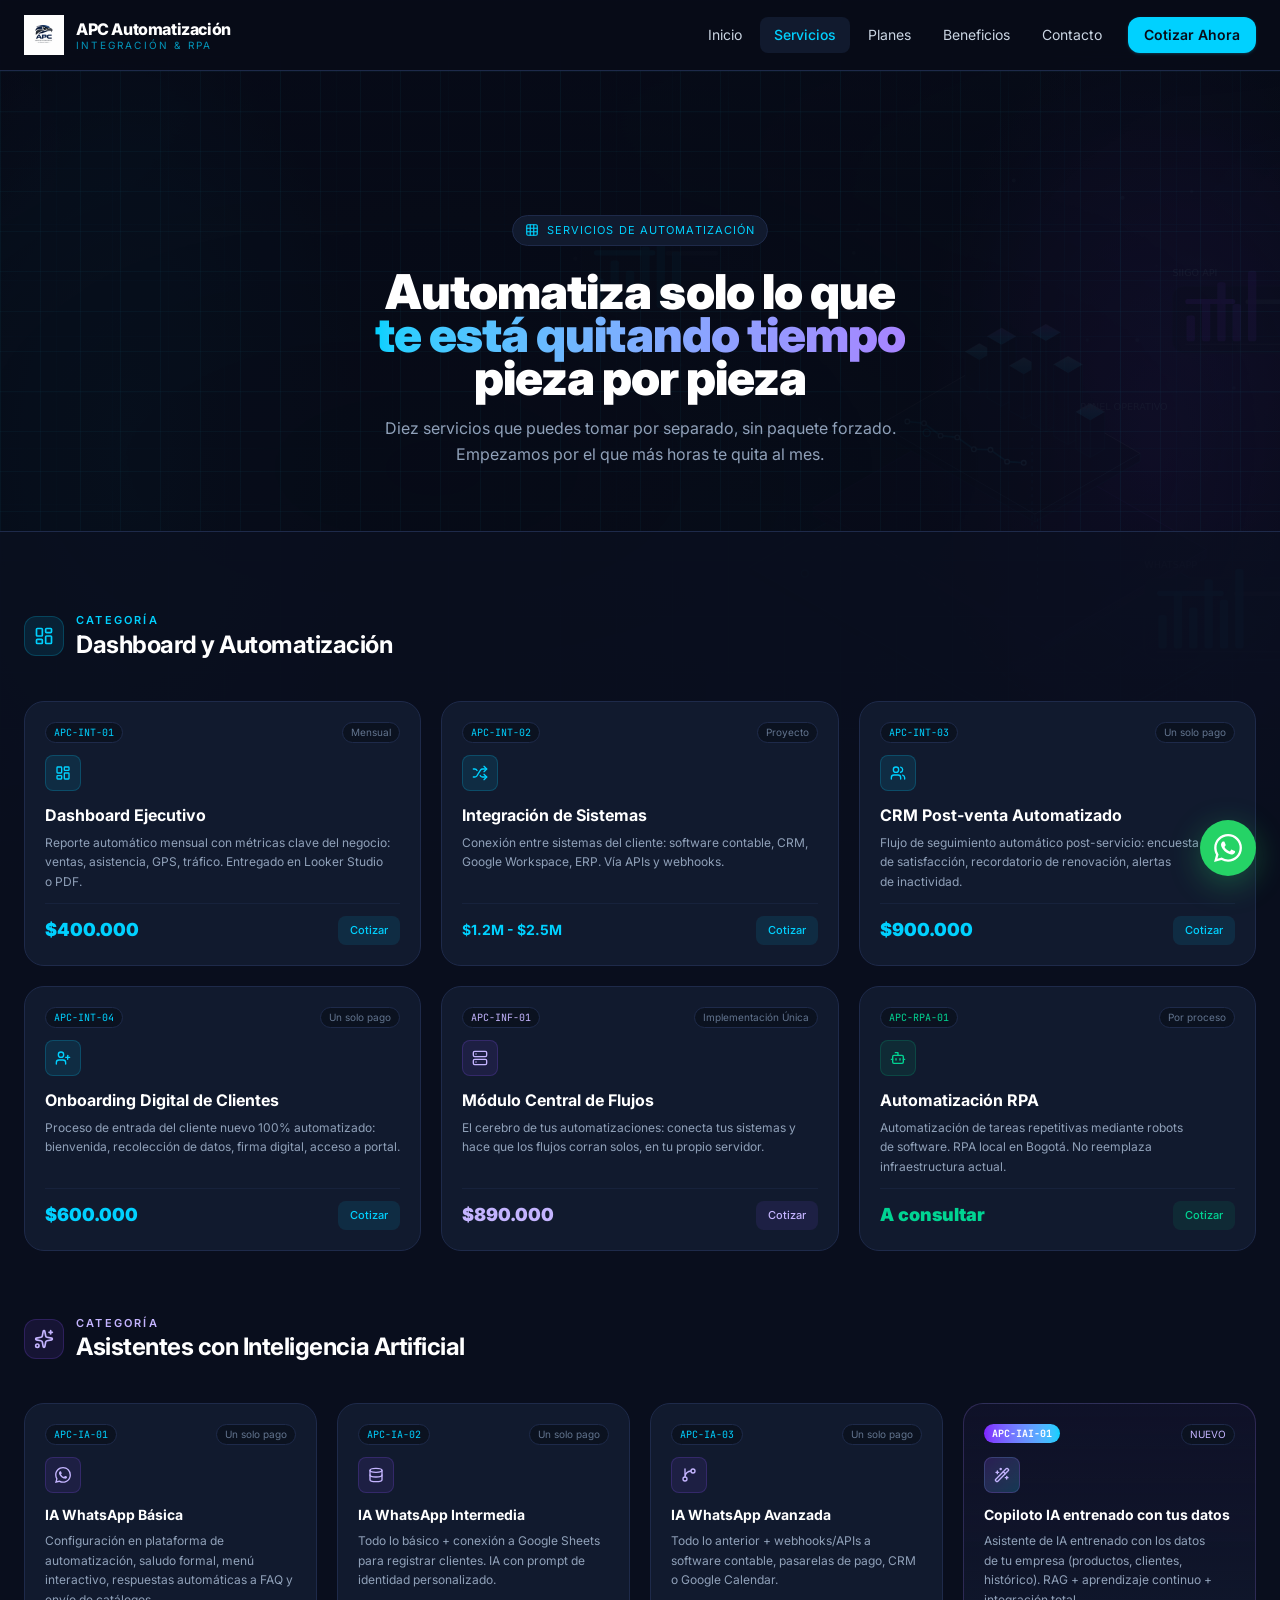
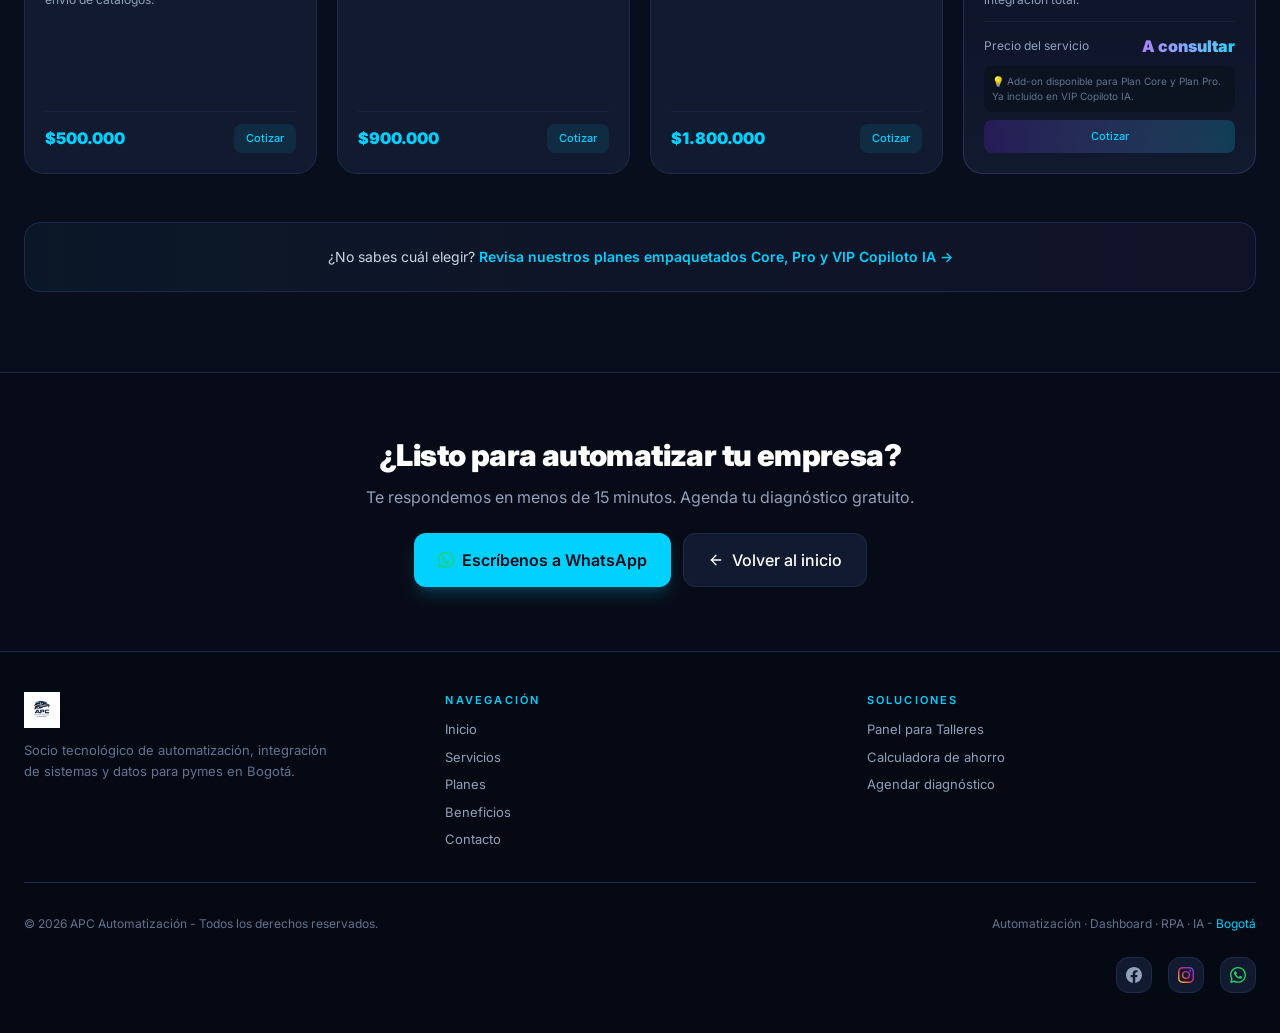
<file: servicios.html>
<!DOCTYPE html>
<html lang="es" class="scroll-smooth">
<head>
  <meta charset="UTF-8">
  <meta name="viewport" content="width=device-width, initial-scale=1.0">
  <title>Servicios de Automatización en Bogotá - APC Automatización</title>
  <meta name="description" content="Servicios de automatización en Bogotá: dashboard ejecutivo, integración de sistemas, CRM post-venta, onboarding digital, IA WhatsApp, RPA y más. Precios individuales.">
  <meta property="og:title" content="Servicios de Automatización en Bogotá - APC Automatización">
  <meta property="og:description" content="Dashboard ejecutivo, integración de sistemas, automatización RPA e IA para empresas en Bogotá.">
  <meta property="og:image" content="https://apcautomatizacion.site/imagenes/hero-og.png">
  <meta property="og:type" content="website">
  <meta property="og:url" content="https://apcautomatizacion.site/servicios.html">
  <meta name="keywords" content="automatización Bogotá, dashboard ejecutivo, integración sistemas, CRM post-venta, onboarding digital, IA WhatsApp, RPA, servicios automatización">
  <link rel="canonical" href="https://apcautomatizacion.site/servicios.html">
  <link rel="icon" href="favicon.ico" sizes="any">
  <link rel="icon" type="image/png" href="favicon-32.png" sizes="32x32">
  <link rel="apple-touch-icon" href="favicon-180.png">
  <meta name="geo.placename" content="Bogotá">
  <meta name="geo.region" content="CO">
  <meta name="geo.position" content="4.6001461;-74.1330034">
  <meta name="ICBM" content="4.6001461, -74.1330034">
  <link rel="stylesheet" href="estilos.css">
  <link rel="stylesheet" href="tailwind.generated.css">
  <link rel="preconnect" href="https://fonts.googleapis.com">
<link rel="preconnect" href="https://fonts.gstatic.com" crossorigin>
<link href="https://fonts.googleapis.com/css2?family=Inter:wght@400;500;600;700;800;900&family=JetBrains+Mono:wght@500&display=swap" rel="stylesheet">
  <script type="application/ld+json">
  {
    "@context": "https://schema.org",
    "@type": "WebPage",
    "name": "Servicios de Automatización - APC Automatización",
    "description": "Dashboard ejecutivo, integración de sistemas, CRM post-venta, onboarding digital, IA WhatsApp, RPA y más.",
    "url": "https://apcautomatizacion.site/servicios.html",
    "isPartOf": { "@type": "WebSite", "url": "https://apcautomatizacion.site" }
  }
  </script>
<!-- Google tag (gtag.js) -->
<script async src="https://www.googletagmanager.com/gtag/js?id=G-EWFDLTCM8R"></script>
<script>
  window.dataLayer = window.dataLayer || [];
  function gtag(){dataLayer.push(arguments);}
  gtag('js', new Date());
  gtag('config', 'G-EWFDLTCM8R');
</script>
</head>
<body class="antialiased overflow-x-hidden selection:bg-cyan-400/30">

<!-- FONDO GRAFICO 3D (sustituye el video de fondo) -->
<div class="page-bg" aria-hidden="true">
  <div class="hero-grid"></div>
  <span class="hero-aurora hero-aurora-l"></span>
  <span class="hero-aurora hero-aurora-r"></span>
  <img src="imagenes/hero-3d.svg" width="1400" height="1000" alt="" class="page-bg-3d" decoding="async">
  <div class="hero-veil"></div>
</div>

<a href="https://wa.me/573337450634?text=Hola%20Alejandro,%20te%20escribo%20desde%20la%20web:%20[Servicios%20-%20bot%C3%B3n%20flotante].%20Quiero%20hacer%20una%20consulta." target="_blank" class="whatsapp-float" aria-label="WhatsApp APC Automatización">
  <svg aria-hidden="true" focusable="false" class="w-7 h-7" xmlns="http://www.w3.org/2000/svg" width="24" height="24" viewBox="0 0 24 24" fill="currentColor"><path d="M17.472 14.382c-.297-.149-1.758-.867-2.03-.967-.273-.099-.471-.148-.67.15-.197.297-.767.966-.94 1.164-.173.199-.347.223-.644.075-.297-.15-1.255-.463-2.39-1.475-.883-.788-1.48-1.761-1.653-2.059-.173-.297-.018-.458.13-.606.134-.133.297-.347.446-.52.149-.174.198-.298.298-.497.099-.198.05-.371-.025-.52-.075-.149-.669-1.612-.916-2.207-.242-.579-.487-.5-.669-.51-.173-.008-.371-.01-.57-.01-.198 0-.52.074-.792.372-.272.297-1.04 1.016-1.04 2.479 0 1.462 1.065 2.875 1.213 3.074.149.198 2.096 3.2 5.077 4.487.709.306 1.262.489 1.694.625.712.227 1.36.195 1.871.118.571-.085 1.758-.719 2.006-1.413.248-.694.248-1.289.173-1.413-.074-.124-.272-.198-.57-.347m-5.421 7.403h-.004a9.87 9.87 0 01-5.031-1.378l-.361-.214-3.741.982.998-3.648-.235-.374a9.86 9.86 0 01-1.51-5.26c.001-5.45 4.436-9.884 9.888-9.884 2.64 0 5.122 1.03 6.988 2.898a9.825 9.825 0 012.893 6.994c-.003 5.45-4.437 9.884-9.885 9.884m8.413-18.297A11.815 11.815 0 0012.05 0C5.495 0 .16 5.335.157 11.892c0 2.096.547 4.142 1.588 5.945L.057 24l6.305-1.654a11.882 11.882 0 005.683 1.448h.005c6.554 0 11.89-5.335 11.893-11.893a11.821 11.821 0 00-3.48-8.413z"/></svg>
</a>

<header id="siteHeader" class="sticky top-0 z-50 backdrop-blur-xl bg-[#080C18]/80 border-b border-[#1E2A4A]">
  <div class="mx-auto max-w-7xl px-6 h-[70px] flex items-center justify-between">
    <div class="flex items-center gap-3">
      <a href="index.html"><img src="imagenes/logo.webp" width="1024" height="1024" alt="APC Automatización Bogotá" class="h-10 w-auto" decoding="async"></a>
      <div class="leading-tight">
        <div class="font-extrabold tracking-tight text-white">APC Automatización</div>
        <div class="text-[10px] tracking-[0.22em] text-[#00D1FF]/70">INTEGRACIÓN & RPA</div>
      </div>
    </div>
        <nav class="hidden md:flex items-center gap-1">
      <a href="index.html" class="px-3.5 py-2 rounded-lg text-sm text-slate-300 hover:text-white hover:bg-[#111A2E]">Inicio</a>
      <a href="servicios.html" class="px-3.5 py-2 rounded-lg text-sm text-[#00D1FF] bg-[#111A2E] font-medium">Servicios</a>
      <a href="index.html#servicios" class="px-3.5 py-2 rounded-lg text-sm text-slate-300 hover:text-white hover:bg-[#111A2E]">Planes</a>
      <a href="index.html#beneficios" class="px-3.5 py-2 rounded-lg text-sm text-slate-300 hover:text-white hover:bg-[#111A2E]">Beneficios</a>
      <a href="index.html#contacto" class="px-3.5 py-2 rounded-lg text-sm text-slate-300 hover:text-white hover:bg-[#111A2E]">Contacto</a>
      <a href="https://wa.me/573337450634?text=Hola%20Alejandro,%20te%20escribo%20desde%20la%20web:%20[Servicios%20-%20men%C3%BA%20m%C3%B3vil].%20Quiero%20cotizar%20automatizaci%C3%B3n%20para%20mi%20empresa." target="_blank" class="ml-2 px-4 py-2 rounded-xl bg-[#00D1FF] text-[#080C18] text-sm font-semibold hover:bg-[#22E6FF] shadow shadow-[#00D1FF]/20">Cotizar Ahora</a>
    </nav>
    <button id="mb" class="md:hidden size-10 grid place-items-center rounded-xl bg-[#111A2E] border border-[#1E2A4A]">
      <svg aria-hidden="true" focusable="false" class="w-5 h-5 text-slate-300" xmlns="http://www.w3.org/2000/svg" width="24" height="24" viewBox="0 0 24 24" fill="none" stroke="currentColor" stroke-width="2" stroke-linecap="round" stroke-linejoin="round" > <path d="M4 5h16" /> <path d="M4 12h16" /> <path d="M4 19h16" /> </svg>
    </button>
  </div>
    <div id="mm" class="hidden md:hidden border-t border-[#1E2A4A] bg-[#080C18] px-4 py-3 space-y-1">
    <a href="index.html" class="block px-3 py-2.5 rounded-lg hover:bg-[#111A2E]">Inicio</a>
    <a href="servicios.html" class="block px-3 py-2.5 rounded-lg text-[#00D1FF] font-medium">Servicios</a>
    <a href="index.html#servicios" class="block px-3 py-2.5 rounded-lg hover:bg-[#111A2E]">Planes</a>
    <a href="index.html#beneficios" class="block px-3 py-2.5 rounded-lg hover:bg-[#111A2E]">Beneficios</a>
    <a href="index.html#contacto" class="block px-3 py-2.5 rounded-lg hover:bg-[#111A2E]">Contacto</a>
    <a href="https://wa.me/573337450634?text=Hola%20Alejandro,%20te%20escribo%20desde%20la%20web:%20[Servicios%20-%20portada].%20Quiero%20cotizar%20automatizaci%C3%B3n%20para%20mi%20empresa." target="_blank" class="block mt-2 text-center px-4 py-3 rounded-xl bg-[#00D1FF] text-black font-semibold">Cotizar Ahora</a>
  </div>
</header>

<section class="relative min-h-[30vh] flex items-center overflow-hidden pt-20">
  <div class="absolute inset-0 bg-[#080C18]/30"></div>
  <div class="absolute inset-0 grid-bg opacity-[0.6]"></div>
  <div class="relative mx-auto max-w-7xl px-6 py-16 w-full">
    <div class="max-w-3xl mx-auto text-center">
      <div class="inline-flex items-center gap-2 px-3 py-1.5 rounded-full bg-[#111A2E] border border-[#1E2A4A] text-[11px] tracking-widest text-[#00D1FF]">
        <svg aria-hidden="true" focusable="false" class="w-3.5 h-3.5" xmlns="http://www.w3.org/2000/svg" width="24" height="24" viewBox="0 0 24 24" fill="none" stroke="currentColor" stroke-width="2" stroke-linecap="round" stroke-linejoin="round" > <rect width="18" height="18" x="3" y="3" rx="2" /> <path d="M3 9h18" /> <path d="M3 15h18" /> <path d="M9 3v18" /> <path d="M15 3v18" /> </svg> SERVICIOS DE AUTOMATIZACIÓN
      </div>
      <h1 class="mt-6 text-[34px] sm:text-5xl font-black leading-[0.9] tracking-tight text-white">
        Automatiza solo lo que<br>
        <span class="text-transparent bg-clip-text bg-gradient-to-r from-[#00D1FF] to-violet-400">te está quitando tiempo</span><br>
        pieza por pieza
      </h1>
      <p class="mt-4 text-[16px] leading-relaxed text-slate-400 max-w-xl mx-auto">
        Diez servicios que puedes tomar por separado, sin paquete forzado. Empezamos por el que más horas te quita al mes.
      </p>
    </div>
  </div>
</section>

<section class="py-20 bg-[#0A1020]/80 border-t border-[#1E2A4A]">
  <div class="mx-auto max-w-7xl px-6">

    <div class="flex items-center gap-3 mb-10">
      <div class="size-10 rounded-xl bg-[#00D1FF]/10 border border-[#00D1FF]/20 grid place-items-center"><svg aria-hidden="true" focusable="false" class="w-5 h-5 text-[#00D1FF]" xmlns="http://www.w3.org/2000/svg" width="24" height="24" viewBox="0 0 24 24" fill="none" stroke="currentColor" stroke-width="2" stroke-linecap="round" stroke-linejoin="round" > <rect width="7" height="9" x="3" y="3" rx="1" /> <rect width="7" height="5" x="14" y="3" rx="1" /> <rect width="7" height="9" x="14" y="12" rx="1" /> <rect width="7" height="5" x="3" y="16" rx="1" /> </svg></div>
      <div>
        <div class="text-[11px] tracking-[0.2em] text-[#00D1FF] font-semibold">CATEGORÍA</div>
        <h2 class="text-2xl font-bold text-white">Dashboard y Automatización</h2>
      </div>
    </div>
    <div class="grid md:grid-cols-2 lg:grid-cols-3 gap-5">

      <article class="rounded-[20px] border border-[#1E2A4A] bg-[#111A2E] p-5 hover:border-[#00D1FF]/30 flex flex-col lift">
        <div class="flex items-start justify-between mb-3">
          <span class="px-2 py-0.5 rounded-full bg-[#0B1220] border border-[#1E2A4A] text-[10px] mono text-[#00D1FF]">APC-INT-01</span>
          <span class="px-2 py-0.5 rounded-full bg-[#0B1220] border border-[#1E2A4A] text-[10px] text-slate-500">Mensual</span>
        </div>
        <div class="size-9 rounded-lg bg-[#00D1FF]/10 border border-[#00D1FF]/20 grid place-items-center mb-3"><svg aria-hidden="true" focusable="false" class="w-4 h-4 text-[#00D1FF]" xmlns="http://www.w3.org/2000/svg" width="24" height="24" viewBox="0 0 24 24" fill="none" stroke="currentColor" stroke-width="2" stroke-linecap="round" stroke-linejoin="round" > <rect width="7" height="9" x="3" y="3" rx="1" /> <rect width="7" height="5" x="14" y="3" rx="1" /> <rect width="7" height="9" x="14" y="12" rx="1" /> <rect width="7" height="5" x="3" y="16" rx="1" /> </svg></div>
        <h3 class="font-bold text-white text-base">Dashboard Ejecutivo</h3>
        <p class="mt-1.5 text-xs text-slate-400 leading-relaxed flex-1">Reporte automático mensual con métricas clave del negocio: ventas, asistencia, GPS, tráfico. Entregado en Looker Studio o PDF.</p>
        <div class="mt-3 pt-3 border-t border-[#1E2A4A]/50 flex items-center justify-between">
          <span class="text-lg font-black text-[#00D1FF]">$400.000</span>
          <a href="https://wa.me/573337450634?text=Hola%20Alejandro,%20te%20escribo%20desde%20la%20web:%20[Servicios%20-%20Dashboard%20Ejecutivo%20(APC-INT-01)].%20Quiero%20cotizar%20este%20servicio." target="_blank" class="text-[11px] px-3 py-1.5 rounded-lg bg-[#00D1FF]/10 text-[#00D1FF] hover:bg-[#00D1FF]/20 transition-colors font-medium">Cotizar</a>
        </div>
      </article>

      <article class="rounded-[20px] border border-[#1E2A4A] bg-[#111A2E] p-5 hover:border-[#00D1FF]/30 flex flex-col lift">
        <div class="flex items-start justify-between mb-3">
          <span class="px-2 py-0.5 rounded-full bg-[#0B1220] border border-[#1E2A4A] text-[10px] mono text-[#00D1FF]">APC-INT-02</span>
          <span class="px-2 py-0.5 rounded-full bg-[#0B1220] border border-[#1E2A4A] text-[10px] text-slate-500">Proyecto</span>
        </div>
        <div class="size-9 rounded-lg bg-[#00D1FF]/10 border border-[#00D1FF]/20 grid place-items-center mb-3"><svg aria-hidden="true" focusable="false" class="w-4 h-4 text-[#00D1FF]" xmlns="http://www.w3.org/2000/svg" width="24" height="24" viewBox="0 0 24 24" fill="none" stroke="currentColor" stroke-width="2" stroke-linecap="round" stroke-linejoin="round" > <path d="m18 14 4 4-4 4" /> <path d="m18 2 4 4-4 4" /> <path d="M2 18h1.973a4 4 0 0 0 3.3-1.7l5.454-8.6a4 4 0 0 1 3.3-1.7H22" /> <path d="M2 6h1.972a4 4 0 0 1 3.6 2.2" /> <path d="M22 18h-6.041a4 4 0 0 1-3.3-1.8l-.359-.45" /> </svg></div>
        <h3 class="font-bold text-white text-base">Integración de Sistemas</h3>
        <p class="mt-1.5 text-xs text-slate-400 leading-relaxed flex-1">Conexión entre sistemas del cliente: software contable, CRM, Google Workspace, ERP. Vía APIs y webhooks.</p>
        <div class="mt-3 pt-3 border-t border-[#1E2A4A]/50 flex items-center justify-between">
          <span class="text-sm font-bold text-[#00D1FF]">$1.2M - $2.5M</span>
          <a href="https://wa.me/573337450634?text=Hola%20Alejandro,%20te%20escribo%20desde%20la%20web:%20[Servicios%20-%20Integraci%C3%B3n%20de%20Sistemas%20(APC-INT-02)].%20Quiero%20cotizar%20este%20servicio." target="_blank" class="text-[11px] px-3 py-1.5 rounded-lg bg-[#00D1FF]/10 text-[#00D1FF] hover:bg-[#00D1FF]/20 transition-colors font-medium">Cotizar</a>
        </div>
      </article>

      <article class="rounded-[20px] border border-[#1E2A4A] bg-[#111A2E] p-5 hover:border-[#00D1FF]/30 flex flex-col lift">
        <div class="flex items-start justify-between mb-3">
          <span class="px-2 py-0.5 rounded-full bg-[#0B1220] border border-[#1E2A4A] text-[10px] mono text-[#00D1FF]">APC-INT-03</span>
          <span class="px-2 py-0.5 rounded-full bg-[#0B1220] border border-[#1E2A4A] text-[10px] text-slate-500">Un solo pago</span>
        </div>
        <div class="size-9 rounded-lg bg-[#00D1FF]/10 border border-[#00D1FF]/20 grid place-items-center mb-3"><svg aria-hidden="true" focusable="false" class="w-4 h-4 text-[#00D1FF]" xmlns="http://www.w3.org/2000/svg" width="24" height="24" viewBox="0 0 24 24" fill="none" stroke="currentColor" stroke-width="2" stroke-linecap="round" stroke-linejoin="round" > <path d="M16 21v-2a4 4 0 0 0-4-4H6a4 4 0 0 0-4 4v2" /> <path d="M16 3.128a4 4 0 0 1 0 7.744" /> <path d="M22 21v-2a4 4 0 0 0-3-3.87" /> <circle cx="9" cy="7" r="4" /> </svg></div>
        <h3 class="font-bold text-white text-base">CRM Post-venta Automatizado</h3>
        <p class="mt-1.5 text-xs text-slate-400 leading-relaxed flex-1">Flujo de seguimiento automático post-servicio: encuesta de satisfacción, recordatorio de renovación, alertas de inactividad.</p>
        <div class="mt-3 pt-3 border-t border-[#1E2A4A]/50 flex items-center justify-between">
          <span class="text-lg font-black text-[#00D1FF]">$900.000</span>
          <a href="https://wa.me/573337450634?text=Hola%20Alejandro,%20te%20escribo%20desde%20la%20web:%20[Servicios%20-%20CRM%20Post-venta%20(APC-INT-03)].%20Quiero%20cotizar%20este%20servicio." target="_blank" class="text-[11px] px-3 py-1.5 rounded-lg bg-[#00D1FF]/10 text-[#00D1FF] hover:bg-[#00D1FF]/20 transition-colors font-medium">Cotizar</a>
        </div>
      </article>

      <article class="rounded-[20px] border border-[#1E2A4A] bg-[#111A2E] p-5 hover:border-[#00D1FF]/30 flex flex-col lift">
        <div class="flex items-start justify-between mb-3">
          <span class="px-2 py-0.5 rounded-full bg-[#0B1220] border border-[#1E2A4A] text-[10px] mono text-[#00D1FF]">APC-INT-04</span>
          <span class="px-2 py-0.5 rounded-full bg-[#0B1220] border border-[#1E2A4A] text-[10px] text-slate-500">Un solo pago</span>
        </div>
        <div class="size-9 rounded-lg bg-[#00D1FF]/10 border border-[#00D1FF]/20 grid place-items-center mb-3"><svg aria-hidden="true" focusable="false" class="w-4 h-4 text-[#00D1FF]" xmlns="http://www.w3.org/2000/svg" width="24" height="24" viewBox="0 0 24 24" fill="none" stroke="currentColor" stroke-width="2" stroke-linecap="round" stroke-linejoin="round" > <path d="M16 21v-2a4 4 0 0 0-4-4H6a4 4 0 0 0-4 4v2" /> <circle cx="9" cy="7" r="4" /> <line x1="19" x2="19" y1="8" y2="14" /> <line x1="22" x2="16" y1="11" y2="11" /> </svg></div>
        <h3 class="font-bold text-white text-base">Onboarding Digital de Clientes</h3>
        <p class="mt-1.5 text-xs text-slate-400 leading-relaxed flex-1">Proceso de entrada del cliente nuevo 100% automatizado: bienvenida, recolección de datos, firma digital, acceso a portal.</p>
        <div class="mt-3 pt-3 border-t border-[#1E2A4A]/50 flex items-center justify-between">
          <span class="text-lg font-black text-[#00D1FF]">$600.000</span>
          <a href="https://wa.me/573337450634?text=Hola%20Alejandro,%20te%20escribo%20desde%20la%20web:%20[Servicios%20-%20Onboarding%20Digital%20(APC-INT-04)].%20Quiero%20cotizar%20este%20servicio." target="_blank" class="text-[11px] px-3 py-1.5 rounded-lg bg-[#00D1FF]/10 text-[#00D1FF] hover:bg-[#00D1FF]/20 transition-colors font-medium">Cotizar</a>
        </div>
      </article>

      <article class="rounded-[20px] border border-[#1E2A4A] bg-[#111A2E] p-5 hover:border-violet-400/30 flex flex-col lift">
        <div class="flex items-start justify-between mb-3">
          <span class="px-2 py-0.5 rounded-full bg-[#0B1220] border border-[#1E2A4A] text-[10px] mono text-violet-300">APC-INF-01</span>
          <span class="px-2 py-0.5 rounded-full bg-[#0B1220] border border-[#1E2A4A] text-[10px] text-slate-500">Implementación Única</span>
        </div>
        <div class="size-9 rounded-lg bg-violet-500/10 border border-violet-500/20 grid place-items-center mb-3"><svg aria-hidden="true" focusable="false" class="w-4 h-4 text-violet-300" xmlns="http://www.w3.org/2000/svg" width="24" height="24" viewBox="0 0 24 24" fill="none" stroke="currentColor" stroke-width="2" stroke-linecap="round" stroke-linejoin="round" > <rect width="20" height="8" x="2" y="2" rx="2" ry="2" /> <rect width="20" height="8" x="2" y="14" rx="2" ry="2" /> <line x1="6" x2="6.01" y1="6" y2="6" /> <line x1="6" x2="6.01" y1="18" y2="18" /> </svg></div>
        <h3 class="font-bold text-white text-base">Módulo Central de Flujos</h3>
        <p class="mt-1.5 text-xs text-slate-400 leading-relaxed flex-1">El cerebro de tus automatizaciones: conecta tus sistemas y hace que los flujos corran solos, en tu propio servidor.</p>
        <div class="mt-3 pt-3 border-t border-[#1E2A4A]/50 flex items-center justify-between">
          <span class="text-lg font-black text-violet-300">$890.000</span>
          <a href="https://wa.me/573337450634?text=Hola%20Alejandro,%20te%20escribo%20desde%20la%20web:%20[Servicios%20-%20M%C3%B3dulo%20Central%20de%20Flujos%20(APC-INF-01)].%20Quiero%20cotizar%20este%20servicio." target="_blank" class="text-[11px] px-3 py-1.5 rounded-lg bg-violet-500/10 text-violet-300 hover:bg-violet-500/20 transition-colors font-medium">Cotizar</a>
        </div>
      </article>

      <article class="rounded-[20px] border border-[#1E2A4A] bg-[#111A2E] p-5 hover:border-emerald-400/30 flex flex-col lift">
        <div class="flex items-start justify-between mb-3">
          <span class="px-2 py-0.5 rounded-full bg-[#0B1220] border border-[#1E2A4A] text-[10px] mono text-emerald-400">APC-RPA-01</span>
          <span class="px-2 py-0.5 rounded-full bg-[#0B1220] border border-[#1E2A4A] text-[10px] text-slate-500">Por proceso</span>
        </div>
        <div class="size-9 rounded-lg bg-emerald-500/10 border border-emerald-500/20 grid place-items-center mb-3"><svg aria-hidden="true" focusable="false" class="w-4 h-4 text-emerald-400" xmlns="http://www.w3.org/2000/svg" width="24" height="24" viewBox="0 0 24 24" fill="none" stroke="currentColor" stroke-width="2" stroke-linecap="round" stroke-linejoin="round" > <path d="M12 8V4H8" /> <rect width="16" height="12" x="4" y="8" rx="2" /> <path d="M2 14h2" /> <path d="M20 14h2" /> <path d="M15 13v2" /> <path d="M9 13v2" /> </svg></div>
        <h3 class="font-bold text-white text-base">Automatización RPA</h3>
        <p class="mt-1.5 text-xs text-slate-400 leading-relaxed flex-1">Automatización de tareas repetitivas mediante robots de software. RPA local en Bogotá. No reemplaza infraestructura actual.</p>
        <div class="mt-3 pt-3 border-t border-[#1E2A4A]/50 flex items-center justify-between">
          <span class="text-lg font-black text-emerald-400">A consultar</span>
          <a href="https://wa.me/573337450634?text=Hola%20Alejandro,%20te%20escribo%20desde%20la%20web:%20[Servicios%20-%20Automatizaci%C3%B3n%20RPA%20(APC-RPA-01)].%20Quiero%20cotizar%20este%20servicio." target="_blank" class="text-[11px] px-3 py-1.5 rounded-lg bg-emerald-500/10 text-emerald-400 hover:bg-emerald-500/20 transition-colors font-medium">Cotizar</a>
        </div>
      </article>

    </div>

    <div class="flex items-center gap-3 mb-10 mt-16">
      <div class="size-10 rounded-xl bg-violet-500/10 border border-violet-500/20 grid place-items-center"><svg aria-hidden="true" focusable="false" class="w-5 h-5 text-violet-300" xmlns="http://www.w3.org/2000/svg" width="24" height="24" viewBox="0 0 24 24" fill="none" stroke="currentColor" stroke-width="2" stroke-linecap="round" stroke-linejoin="round" > <path d="M11.017 2.814a1 1 0 0 1 1.966 0l1.051 5.558a2 2 0 0 0 1.594 1.594l5.558 1.051a1 1 0 0 1 0 1.966l-5.558 1.051a2 2 0 0 0-1.594 1.594l-1.051 5.558a1 1 0 0 1-1.966 0l-1.051-5.558a2 2 0 0 0-1.594-1.594l-5.558-1.051a1 1 0 0 1 0-1.966l5.558-1.051a2 2 0 0 0 1.594-1.594z" /> <path d="M20 2v4" /> <path d="M22 4h-4" /> <circle cx="4" cy="20" r="2" /> </svg></div>
      <div>
        <div class="text-[11px] tracking-[0.2em] text-violet-300 font-semibold">CATEGORÍA</div>
        <h2 class="text-2xl font-bold text-white">Asistentes con Inteligencia Artificial</h2>
      </div>
    </div>
    <div class="grid md:grid-cols-2 lg:grid-cols-4 gap-5">

      <article class="rounded-[20px] border border-[#1E2A4A] bg-[#111A2E] p-5 hover:border-violet-400/30 flex flex-col lift">
        <div class="flex items-start justify-between mb-3">
          <span class="px-2 py-0.5 rounded-full bg-[#0B1220] border border-[#1E2A4A] text-[10px] mono text-[#00D1FF]">APC-IA-01</span>
          <span class="px-2 py-0.5 rounded-full bg-[#0B1220] border border-[#1E2A4A] text-[10px] text-slate-500">Un solo pago</span>
        </div>
        <div class="size-9 rounded-lg bg-violet-500/10 border border-violet-500/20 grid place-items-center mb-3"><svg aria-hidden="true" focusable="false" class="w-4 h-4 text-violet-300" xmlns="http://www.w3.org/2000/svg" width="24" height="24" viewBox="0 0 24 24" fill="currentColor"><path d="M17.472 14.382c-.297-.149-1.758-.867-2.03-.967-.273-.099-.471-.148-.67.15-.197.297-.767.966-.94 1.164-.173.199-.347.223-.644.075-.297-.15-1.255-.463-2.39-1.475-.883-.788-1.48-1.761-1.653-2.059-.173-.297-.018-.458.13-.606.134-.133.297-.347.446-.52.149-.174.198-.298.298-.497.099-.198.05-.371-.025-.52-.075-.149-.669-1.612-.916-2.207-.242-.579-.487-.5-.669-.51-.173-.008-.371-.01-.57-.01-.198 0-.52.074-.792.372-.272.297-1.04 1.016-1.04 2.479 0 1.462 1.065 2.875 1.213 3.074.149.198 2.096 3.2 5.077 4.487.709.306 1.262.489 1.694.625.712.227 1.36.195 1.871.118.571-.085 1.758-.719 2.006-1.413.248-.694.248-1.289.173-1.413-.074-.124-.272-.198-.57-.347m-5.421 7.403h-.004a9.87 9.87 0 01-5.031-1.378l-.361-.214-3.741.982.998-3.648-.235-.374a9.86 9.86 0 01-1.51-5.26c.001-5.45 4.436-9.884 9.888-9.884 2.64 0 5.122 1.03 6.988 2.898a9.825 9.825 0 012.893 6.994c-.003 5.45-4.437 9.884-9.885 9.884m8.413-18.297A11.815 11.815 0 0012.05 0C5.495 0 .16 5.335.157 11.892c0 2.096.547 4.142 1.588 5.945L.057 24l6.305-1.654a11.882 11.882 0 005.683 1.448h.005c6.554 0 11.89-5.335 11.893-11.893a11.821 11.821 0 00-3.48-8.413z"/></svg></div>
        <h3 class="font-bold text-white text-sm">IA WhatsApp Básica</h3>
        <p class="mt-1.5 text-xs text-slate-400 leading-relaxed flex-1">Configuración en plataforma de automatización, saludo formal, menú interactivo, respuestas automáticas a FAQ y envío de catálogos.</p>
        <div class="mt-3 pt-3 border-t border-[#1E2A4A]/50 flex items-center justify-between">
          <span class="text-base font-black text-[#00D1FF]">$500.000</span>
          <a href="https://wa.me/573337450634?text=Hola%20Alejandro,%20te%20escribo%20desde%20la%20web:%20[Servicios%20-%20IA%20WhatsApp%20B%C3%A1sica%20(APC-IA-01)].%20Quiero%20cotizar%20este%20servicio." target="_blank" class="text-[11px] px-3 py-1.5 rounded-lg bg-[#00D1FF]/10 text-[#00D1FF] hover:bg-[#00D1FF]/20 transition-colors font-medium">Cotizar</a>
        </div>
      </article>

      <article class="rounded-[20px] border border-[#1E2A4A] bg-[#111A2E] p-5 hover:border-violet-400/30 flex flex-col lift">
        <div class="flex items-start justify-between mb-3">
          <span class="px-2 py-0.5 rounded-full bg-[#0B1220] border border-[#1E2A4A] text-[10px] mono text-[#00D1FF]">APC-IA-02</span>
          <span class="px-2 py-0.5 rounded-full bg-[#0B1220] border border-[#1E2A4A] text-[10px] text-slate-500">Un solo pago</span>
        </div>
        <div class="size-9 rounded-lg bg-violet-500/10 border border-violet-500/20 grid place-items-center mb-3"><svg aria-hidden="true" focusable="false" class="w-4 h-4 text-violet-300" xmlns="http://www.w3.org/2000/svg" width="24" height="24" viewBox="0 0 24 24" fill="none" stroke="currentColor" stroke-width="2" stroke-linecap="round" stroke-linejoin="round" > <ellipse cx="12" cy="5" rx="9" ry="3" /> <path d="M3 5V19A9 3 0 0 0 21 19V5" /> <path d="M3 12A9 3 0 0 0 21 12" /> </svg></div>
        <h3 class="font-bold text-white text-sm">IA WhatsApp Intermedia</h3>
        <p class="mt-1.5 text-xs text-slate-400 leading-relaxed flex-1">Todo lo básico + conexión a Google Sheets para registrar clientes. IA con prompt de identidad personalizado.</p>
        <div class="mt-3 pt-3 border-t border-[#1E2A4A]/50 flex items-center justify-between">
          <span class="text-base font-black text-[#00D1FF]">$900.000</span>
          <a href="https://wa.me/573337450634?text=Hola%20Alejandro,%20te%20escribo%20desde%20la%20web:%20[Servicios%20-%20IA%20WhatsApp%20Intermedia%20(APC-IA-02)].%20Quiero%20cotizar%20este%20servicio." target="_blank" class="text-[11px] px-3 py-1.5 rounded-lg bg-[#00D1FF]/10 text-[#00D1FF] hover:bg-[#00D1FF]/20 transition-colors font-medium">Cotizar</a>
        </div>
      </article>

      <article class="rounded-[20px] border border-[#1E2A4A] bg-[#111A2E] p-5 hover:border-violet-400/30 flex flex-col lift">
        <div class="flex items-start justify-between mb-3">
          <span class="px-2 py-0.5 rounded-full bg-[#0B1220] border border-[#1E2A4A] text-[10px] mono text-[#00D1FF]">APC-IA-03</span>
          <span class="px-2 py-0.5 rounded-full bg-[#0B1220] border border-[#1E2A4A] text-[10px] text-slate-500">Un solo pago</span>
        </div>
        <div class="size-9 rounded-lg bg-violet-500/10 border border-violet-500/20 grid place-items-center mb-3"><svg aria-hidden="true" focusable="false" class="w-4 h-4 text-violet-300" xmlns="http://www.w3.org/2000/svg" width="24" height="24" viewBox="0 0 24 24" fill="none" stroke="currentColor" stroke-width="2" stroke-linecap="round" stroke-linejoin="round" > <path d="M15 6a9 9 0 0 0-9 9V3" /> <circle cx="18" cy="6" r="3" /> <circle cx="6" cy="18" r="3" /> </svg></div>
        <h3 class="font-bold text-white text-sm">IA WhatsApp Avanzada</h3>
        <p class="mt-1.5 text-xs text-slate-400 leading-relaxed flex-1">Todo lo anterior + webhooks/APIs a software contable, pasarelas de pago, CRM o Google Calendar.</p>
        <div class="mt-3 pt-3 border-t border-[#1E2A4A]/50 flex items-center justify-between">
          <span class="text-base font-black text-[#00D1FF]">$1.800.000</span>
          <a href="https://wa.me/573337450634?text=Hola%20Alejandro,%20te%20escribo%20desde%20la%20web:%20[Servicios%20-%20IA%20WhatsApp%20Avanzada%20(APC-IA-03)].%20Quiero%20cotizar%20este%20servicio." target="_blank" class="text-[11px] px-3 py-1.5 rounded-lg bg-[#00D1FF]/10 text-[#00D1FF] hover:bg-[#00D1FF]/20 transition-colors font-medium">Cotizar</a>
        </div>
      </article>

      <article class="rounded-[20px] border border-violet-400/20 bg-gradient-to-b from-violet-500/5 to-[#111A2E] p-5 hover:border-violet-400/40 flex flex-col lift">
        <div class="flex items-start justify-between mb-3">
          <span class="px-2 py-0.5 rounded-full bg-gradient-to-r from-violet-600 to-[#00D1FF] text-white text-[10px] mono font-bold">APC-IAI-01</span>
          <span class="px-2 py-0.5 rounded-full bg-[#0B1220] border border-[#1E2A4A] text-[10px] text-violet-300">NUEVO</span>
        </div>
        <div class="size-9 rounded-lg bg-gradient-to-br from-violet-500/20 to-[#00D1FF]/20 border border-violet-400/20 grid place-items-center mb-3"><svg aria-hidden="true" focusable="false" class="w-4 h-4 text-violet-300" xmlns="http://www.w3.org/2000/svg" width="24" height="24" viewBox="0 0 24 24" fill="none" stroke="currentColor" stroke-width="2" stroke-linecap="round" stroke-linejoin="round" > <path d="m21.64 3.64-1.28-1.28a1.21 1.21 0 0 0-1.72 0L2.36 18.64a1.21 1.21 0 0 0 0 1.72l1.28 1.28a1.2 1.2 0 0 0 1.72 0L21.64 5.36a1.2 1.2 0 0 0 0-1.72" /> <path d="m14 7 3 3" /> <path d="M5 6v4" /> <path d="M19 14v4" /> <path d="M10 2v2" /> <path d="M7 8H3" /> <path d="M21 16h-4" /> <path d="M11 3H9" /> </svg></div>
        <h3 class="font-bold text-white text-sm">Copiloto IA entrenado con tus datos</h3>
        <p class="mt-1.5 text-xs text-slate-400 leading-relaxed flex-1">Asistente de IA entrenado con los datos de tu empresa (productos, clientes, histórico). RAG + aprendizaje continuo + integración total.</p>
        <div class="mt-3 pt-3 border-t border-[#1E2A4A]/50 space-y-2">
          <div class="flex items-center justify-between">
            <span class="text-xs text-slate-400">Precio del servicio</span>
            <span class="text-base font-black text-transparent bg-clip-text bg-gradient-to-r from-violet-400 to-[#00D1FF]">A consultar</span>
          </div>
          <div class="text-[10px] text-slate-500 bg-[#0B1220] p-2 rounded-lg">💡 Add-on disponible para Plan Core y Plan Pro. Ya incluido en VIP Copiloto IA.</div>
          <a href="https://wa.me/573337450634?text=Hola%20Alejandro,%20te%20escribo%20desde%20la%20web:%20[Servicios%20-%20Copiloto%20IA%20(APC-IAI-01)].%20Quiero%20cotizar%20este%20servicio." target="_blank" class="block text-center text-[11px] px-3 py-2 rounded-lg bg-gradient-to-r from-violet-600/20 to-[#00D1FF]/20 text-[#00D1FF] hover:from-violet-600/30 hover:to-[#00D1FF]/30 transition-colors font-medium">Cotizar</a>
        </div>
      </article>

    </div>

    <div class="mt-12 p-6 rounded-2xl border border-[#1E2A4A] bg-gradient-to-r from-[#00D1FF]/5 to-violet-500/5 text-center">
      <p class="text-sm text-slate-300">¿No sabes cuál elegir? <a href="index.html#servicios" class="text-[#00D1FF] hover:text-[#22E6FF] font-semibold">Revisa nuestros planes empaquetados Core, Pro y VIP Copiloto IA →</a></p>
    </div>
  </div>
</section>

<section class="py-16 bg-[#080C18]/80 border-t border-[#1E2A4A]">
  <div class="mx-auto max-w-7xl px-6">
    <div class="max-w-2xl mx-auto text-center">
      <h2 class="text-3xl font-black tracking-tight text-white">¿Listo para automatizar tu empresa?</h2>
      <p class="mt-3 text-slate-400">Te respondemos en menos de 15 minutos. Agenda tu diagnóstico gratuito.</p>
      <div class="mt-6 flex flex-wrap justify-center gap-3">
        <a href="https://wa.me/573337450634?text=Hola%20Alejandro,%20te%20escribo%20desde%20la%20web:%20[Servicios%20-%20cierre].%20Quiero%20agendar%20un%20diagn%C3%B3stico%20gratuito." target="_blank" class="inline-flex items-center gap-2 px-6 py-3.5 rounded-xl bg-[#00D1FF] text-[#080C18] font-semibold hover:bg-[#22E6FF] shadow-lg shadow-[#00D1FF]/20">
          <svg aria-hidden="true" focusable="false" class="w-4 h-4 text-[#25D366]" xmlns="http://www.w3.org/2000/svg" width="24" height="24" viewBox="0 0 24 24" fill="currentColor"><path d="M17.472 14.382c-.297-.149-1.758-.867-2.03-.967-.273-.099-.471-.148-.67.15-.197.297-.767.966-.94 1.164-.173.199-.347.223-.644.075-.297-.15-1.255-.463-2.39-1.475-.883-.788-1.48-1.761-1.653-2.059-.173-.297-.018-.458.13-.606.134-.133.297-.347.446-.52.149-.174.198-.298.298-.497.099-.198.05-.371-.025-.52-.075-.149-.669-1.612-.916-2.207-.242-.579-.487-.5-.669-.51-.173-.008-.371-.01-.57-.01-.198 0-.52.074-.792.372-.272.297-1.04 1.016-1.04 2.479 0 1.462 1.065 2.875 1.213 3.074.149.198 2.096 3.2 5.077 4.487.709.306 1.262.489 1.694.625.712.227 1.36.195 1.871.118.571-.085 1.758-.719 2.006-1.413.248-.694.248-1.289.173-1.413-.074-.124-.272-.198-.57-.347m-5.421 7.403h-.004a9.87 9.87 0 01-5.031-1.378l-.361-.214-3.741.982.998-3.648-.235-.374a9.86 9.86 0 01-1.51-5.26c.001-5.45 4.436-9.884 9.888-9.884 2.64 0 5.122 1.03 6.988 2.898a9.825 9.825 0 012.893 6.994c-.003 5.45-4.437 9.884-9.885 9.884m8.413-18.297A11.815 11.815 0 0012.05 0C5.495 0 .16 5.335.157 11.892c0 2.096.547 4.142 1.588 5.945L.057 24l6.305-1.654a11.882 11.882 0 005.683 1.448h.005c6.554 0 11.89-5.335 11.893-11.893a11.821 11.821 0 00-3.48-8.413z"/></svg> Escríbenos a WhatsApp
        </a>
        <a href="index.html" class="inline-flex items-center gap-2 px-6 py-3.5 rounded-xl bg-[#111A2E] border border-[#1E2A4A] hover:bg-[#162040] text-white font-medium">
          <svg aria-hidden="true" focusable="false" class="w-4 h-4" xmlns="http://www.w3.org/2000/svg" width="24" height="24" viewBox="0 0 24 24" fill="none" stroke="currentColor" stroke-width="2" stroke-linecap="round" stroke-linejoin="round" > <path d="m12 19-7-7 7-7" /> <path d="M19 12H5" /> </svg> Volver al inicio
        </a>
      </div>
    </div>
  </div>
</section>

<footer class="bg-[#050914]/90 border-t border-[#1E2A4A] py-10">
  <div class="mx-auto max-w-7xl px-6">
    <div class="grid sm:grid-cols-2 md:grid-cols-3 gap-8 pb-8 mb-8 border-b border-[#1E2A4A]">
      <div>
        <img src="imagenes/logo.webp" width="1024" height="1024" alt="APC Automatización" class="h-9 w-auto" decoding="async" loading="lazy">
        <p class="mt-3 text-[13px] text-slate-500 leading-relaxed max-w-xs">Socio tecnológico de automatización, integración de sistemas y datos para pymes en Bogotá.</p>
      </div>
      <div>
        <div class="text-[11px] tracking-[0.2em] text-[#00D1FF] font-semibold">NAVEGACIÓN</div>
        <ul class="mt-3 space-y-2 text-[13px]">
          <li><a href="index.html" class="text-slate-400 hover:text-white transition-colors">Inicio</a></li>
          <li><a href="servicios.html" class="text-slate-400 hover:text-white transition-colors">Servicios</a></li>
          <li><a href="index.html#servicios" class="text-slate-400 hover:text-white transition-colors">Planes</a></li>
          <li><a href="index.html#beneficios" class="text-slate-400 hover:text-white transition-colors">Beneficios</a></li>
          <li><a href="index.html#contacto" class="text-slate-400 hover:text-white transition-colors">Contacto</a></li>
        </ul>
      </div>
      <div>
        <div class="text-[11px] tracking-[0.2em] text-[#00D1FF] font-semibold">SOLUCIONES</div>
        <ul class="mt-3 space-y-2 text-[13px]">
          <li><a href="panel-taller.html" class="text-slate-400 hover:text-white transition-colors">Panel para Talleres</a></li>
          <li><a href="calculadora-ahorro.html" class="text-slate-400 hover:text-white transition-colors">Calculadora de ahorro</a></li>
          <li><a href="https://wa.me/573337450634?text=Hola%20Alejandro,%20te%20escribo%20desde%20la%20web:%20[Servicios%20-%20pie%20de%20p%C3%A1gina].%20Quiero%20agendar%20un%20diagn%C3%B3stico%20gratuito." target="_blank" class="text-slate-400 hover:text-white transition-colors">Agendar diagnóstico</a></li>
        </ul>
      </div>
    </div>
    <div class="flex flex-col md:flex-row justify-between gap-4 text-[12px] text-slate-500">
      <div>© 2026 APC Automatización - Todos los derechos reservados.</div>
      <div>Automatización · Dashboard · RPA · IA - <span class="text-[#00D1FF]">Bogotá</span></div>
    </div>
    <div class="mt-6 flex justify-center md:justify-end gap-4">
      <a href="https://www.facebook.com/alejandropiraquiveapc" target="_blank" class="size-9 rounded-xl bg-[#111A2E] border border-[#1E2A4A] grid place-items-center hover:bg-[#1877F2]/10 hover:border-[#1877F2]/40 transition-colors group">
        <svg xmlns="http://www.w3.org/2000/svg" viewBox="0 0 24 24" fill="currentColor" class="w-4 h-4 text-slate-400 group-hover:text-[#1877F2]"><path d="M24 12.073c0-6.627-5.373-12-12-12s-12 5.373-12 12c0 5.99 4.388 10.954 10.125 11.854v-8.385H7.078v-3.47h3.047V9.43c0-3.007 1.792-4.669 4.533-4.669 1.312 0 2.686.235 2.686.235v2.953H15.83c-1.491 0-1.956.925-1.956 1.874v2.25h3.328l-.532 3.47h-2.796v8.385C19.612 23.027 24 18.062 24 12.073z"/></svg>
      </a>
      <a href="https://www.instagram.com/serviciosapc" target="_blank" class="size-9 rounded-xl bg-[#111A2E] border border-[#1E2A4A] grid place-items-center hover:bg-[#D62976]/10 hover:border-[#D62976]/40 transition-colors group">
        <svg xmlns="http://www.w3.org/2000/svg" viewBox="0 0 24 24" class="w-4 h-4"><defs><linearGradient id="ig1" x1="0%" y1="100%" x2="100%" y2="0%"><stop offset="0%" stop-color="#FEDA75"/><stop offset="25%" stop-color="#FA7E1E"/><stop offset="50%" stop-color="#D62976"/><stop offset="75%" stop-color="#962FBF"/><stop offset="100%" stop-color="#4F5BD5"/></linearGradient></defs><path fill="url(#ig1)" d="M12 2.163c3.204 0 3.584.012 4.85.07 3.252.148 4.771 1.691 4.919 4.919.058 1.265.069 1.645.069 4.849 0 3.205-.012 3.584-.069 4.849-.149 3.225-1.664 4.771-4.919 4.919-1.266.058-1.644.07-4.85.07-3.204 0-3.584-.012-4.849-.07-3.26-.149-4.771-1.699-4.919-4.92-.058-1.265-.07-1.644-.07-4.849 0-3.204.013-3.583.07-4.849.149-3.227 1.664-4.771 4.919-4.919 1.266-.057 1.645-.069 4.849-.069zM12 0C8.741 0 8.333.014 7.053.072 2.695.272.273 2.69.073 7.052.014 8.333 0 8.741 0 12c0 3.259.014 3.668.072 4.948.2 4.358 2.618 6.78 6.98 6.98C8.333 23.986 8.741 24 12 24c3.259 0 3.668-.014 4.948-.072 4.354-.2 6.782-2.618 6.979-6.98.059-1.28.073-1.689.073-4.948 0-3.259-.014-3.667-.072-4.947-.196-4.354-2.617-6.78-6.979-6.98C15.668.014 15.259 0 12 0zm0 5.838a6.162 6.162 0 100 12.324 6.162 6.162 0 000-12.324zM12 16a4 4 0 110-8 4 4 0 010 8zm6.406-11.845a1.44 1.44 0 100 2.881 1.44 1.44 0 000-2.881z"/></svg>
      </a>
      <a href="https://wa.me/573337450634?text=Hola%20Alejandro,%20te%20escribo%20desde%20la%20web:%20[Servicios%20-%20pie%20de%20p%C3%A1gina].%20Quiero%20informaci%C3%B3n." target="_blank" class="size-9 rounded-xl bg-[#111A2E] border border-[#1E2A4A] grid place-items-center hover:bg-[#25D366]/10 hover:border-[#25D366]/40 transition-colors group"><svg aria-hidden="true" focusable="false" class="w-4 h-4 text-[#25D366]" xmlns="http://www.w3.org/2000/svg" width="24" height="24" viewBox="0 0 24 24" fill="currentColor"><path d="M17.472 14.382c-.297-.149-1.758-.867-2.03-.967-.273-.099-.471-.148-.67.15-.197.297-.767.966-.94 1.164-.173.199-.347.223-.644.075-.297-.15-1.255-.463-2.39-1.475-.883-.788-1.48-1.761-1.653-2.059-.173-.297-.018-.458.13-.606.134-.133.297-.347.446-.52.149-.174.198-.298.298-.497.099-.198.05-.371-.025-.52-.075-.149-.669-1.612-.916-2.207-.242-.579-.487-.5-.669-.51-.173-.008-.371-.01-.57-.01-.198 0-.52.074-.792.372-.272.297-1.04 1.016-1.04 2.479 0 1.462 1.065 2.875 1.213 3.074.149.198 2.096 3.2 5.077 4.487.709.306 1.262.489 1.694.625.712.227 1.36.195 1.871.118.571-.085 1.758-.719 2.006-1.413.248-.694.248-1.289.173-1.413-.074-.124-.272-.198-.57-.347m-5.421 7.403h-.004a9.87 9.87 0 01-5.031-1.378l-.361-.214-3.741.982.998-3.648-.235-.374a9.86 9.86 0 01-1.51-5.26c.001-5.45 4.436-9.884 9.888-9.884 2.64 0 5.122 1.03 6.988 2.898a9.825 9.825 0 012.893 6.994c-.003 5.45-4.437 9.884-9.885 9.884m8.413-18.297A11.815 11.815 0 0012.05 0C5.495 0 .16 5.335.157 11.892c0 2.096.547 4.142 1.588 5.945L.057 24l6.305-1.654a11.882 11.882 0 005.683 1.448h.005c6.554 0 11.89-5.335 11.893-11.893a11.821 11.821 0 00-3.48-8.413z"/></svg></a>
    </div>
  </div>
</footer>

<script src="js/main.js"></script>
</body>
</html>
</file>
<file: estilos.css>
:root {
  color-scheme: dark;
}

body {
  font-family: Inter, system-ui, sans-serif;
  background: #080C18;
  color: #E2E8F0;
}

/* Fondo 3D fijo de las subpaginas (mismo lenguaje que el hero del index). */
.page-bg {
  position: fixed;
  inset: 0;
  z-index: -1;
  overflow: hidden;
  pointer-events: none;
}

.page-bg-3d {
  position: absolute;
  top: 50%;
  right: -10%;
  width: min(70vw, 1000px);
  height: auto;
  transform: translateY(-50%);
  opacity: 0.22;
  pointer-events: none;
}

.mono {
  font-family: "JetBrains Mono", monospace;
}

.grid-bg {
  background-image:
    linear-gradient(to right, rgba(34, 211, 238, 0.07) 1px, transparent 1px),
    linear-gradient(to bottom, rgba(34, 211, 238, 0.07) 1px, transparent 1px);
  background-size: 40px 40px;
}

.whatsapp-float {
  position: fixed;
  bottom: 24px;
  right: 24px;
  z-index: 50;
  width: 56px;
  height: 56px;
  border-radius: 50%;
  background: #25D366;
  color: #fff;
  display: grid;
  place-items: center;
  box-shadow: 0 8px 32px rgba(37, 211, 102, 0.32);
  transition: transform 160ms var(--apc-ease), box-shadow 200ms var(--apc-ease), background-color 160ms ease;
}

.whatsapp-float:active {
  transform: scale(0.97);
}

@media (hover: hover) and (pointer: fine) {
  .whatsapp-float:hover {
    background: #1FBE5B;
    transform: scale(1.05);
    box-shadow: 0 12px 40px rgba(37, 211, 102, 0.45);
  }
}

.card-img {
  width: 100%;
  height: 140px;
  object-fit: cover;
  border-radius: 12px;
  margin-bottom: 12px;
}

/* ============================================================
   Apple-inspired design system (fluid interfaces)
   - response on press, size-specific typography, scroll reveal,
     material tuning, reduced motion / transparency / contrast
   ============================================================ */

:root {
  --apc-cyan: #00D1FF;
  --apc-ease: cubic-bezier(0.22, 1, 0.36, 1);
  --apc-dur: 0.5s;
}

html {
  -webkit-text-size-adjust: 100%;
  text-rendering: optimizeLegibility;
  scroll-padding-top: 84px; /* keep anchors clear of the sticky header */
}

body {
  font-family: Inter, system-ui, -apple-system, "Segoe UI", Roboto, sans-serif;
  -webkit-font-smoothing: antialiased;
  -moz-osx-font-smoothing: grayscale;
}

/* Typography: size-specific tracking + leading (never one fixed value) */
h1, h2, h3, h4 {
  font-optical-sizing: auto;
}
h1, h2 {
  letter-spacing: -0.02em;
}
p {
  text-wrap: pretty;
}

/* Response: immediate feedback on the press, not on release */
a, button {
  -webkit-tap-highlight-color: transparent;
  transition: transform 160ms var(--apc-ease);
}
a:active,
button:active {
  filter: brightness(0.95);
}
a:active:not(.whatsapp-float),
button:active {
  transform: scale(0.97);
}

/* Craft: keyboard-visible focus, invisible for mouse */
a:focus-visible,
button:focus-visible,
[tabindex]:focus-visible {
  outline: 2px solid var(--apc-cyan);
  outline-offset: 2px;
  border-radius: 8px;
}

/* Motion (progressive enhancement: classes added by js/main.js)
   - Reveal + Stagger: each section reveals its items as a cascade
     instead of fading the whole block as one.
   - Orchestration: hero dashboard tiles stagger in on first paint.
   Keyframes (not transition) so the transform doesn't fight the
   hover transition of .card-glow once the entrance has finished. */
.reveal,
[data-hero-panel] .cascade-item {
  opacity: 0;
}
.reveal.is-visible {
  opacity: 1;
  animation: apc-reveal var(--apc-dur) var(--apc-ease) var(--reveal-delay, 0ms) backwards;
}
[data-hero-panel].cascade-in .cascade-item {
  opacity: 1;
  animation: apc-reveal 0.55s var(--apc-ease) var(--cascade-delay, 0ms) backwards;
}
@keyframes apc-reveal {
  from { opacity: 0; transform: translateY(14px); }
}

/* Material: header chrome lifts into a frosted state on scroll */
header {
  transition: background-color 300ms var(--apc-ease), box-shadow 300ms var(--apc-ease);
}
header.header-scrolled {
  background-color: rgba(8, 12, 24, 0.92);
  box-shadow: 0 10px 30px -16px rgba(0, 0, 0, 0.75);
}

/* Card glow: anchors + depth on hover (material arriving, not just recoloring) */
.card-glow {
  transition:
    transform 200ms var(--apc-ease),
    box-shadow 200ms var(--apc-ease),
    border-color 200ms var(--apc-ease);
}
@media (hover: hover) and (pointer: fine) {
  .card-glow:hover {
    transform: translateY(-4px);
    box-shadow: 0 18px 50px -12px rgba(0, 209, 255, 0.35);
  }
}

/* Dashboard showcase: glassmorphism bento cards (#111A2E) with cyan/violet
   accent glow on hover — used by the #panel-demo modules. */
.bento-card {
  background: rgba(17, 26, 46, 0.72);
  -webkit-backdrop-filter: blur(14px) saturate(140%);
  backdrop-filter: blur(14px) saturate(140%);
  border: 1px solid #1e2a4a;
  border-radius: 16px;
  transition:
    transform 220ms var(--apc-ease),
    border-color 220ms var(--apc-ease),
    box-shadow 220ms var(--apc-ease);
}
@media (hover: hover) and (pointer: fine) {
  .bento-card:hover {
    transform: translateY(-4px);
    border-color: rgba(0, 209, 255, 0.45);
    box-shadow:
      0 18px 46px -14px rgba(0, 209, 255, 0.4),
      0 0 0 1px rgba(124, 58, 237, 0.2),
      0 0 44px -18px rgba(124, 58, 237, 0.55);
  }
}

/* Lift: cards that rise on hover. Named properties only (never `all`),
   and the movement is gated to fine pointers so it can't stick on touch. */
.lift {
  transition:
    transform 200ms var(--apc-ease),
    border-color 200ms var(--apc-ease),
    box-shadow 200ms var(--apc-ease);
}
@media (hover: hover) and (pointer: fine) {
  .lift:hover {
    transform: translateY(-4px);
    box-shadow: 0 18px 50px -14px rgba(0, 209, 255, 0.28);
  }
}

/* Panel tabs: color only, no movement (switching views is a frequent action) */
.panel-tab {
  transition: color 160ms var(--apc-ease), background-color 160ms var(--apc-ease);
}

/* Hero gráfico 3D (sustituye el video de fondo): malla sutil, glow ambiental
   en los laterales y composición vectorial. Solo CSS + SVG: sin media pesada
   y sin filtros de desenfoque caros (los glows son gradientes radiales). */
.hero-grid {
  position: absolute;
  inset: 0;
  background-image:
    linear-gradient(to right, rgba(0, 209, 255, 0.055) 1px, transparent 1px),
    linear-gradient(to bottom, rgba(0, 209, 255, 0.055) 1px, transparent 1px);
  background-size: 56px 56px;
  -webkit-mask-image: radial-gradient(130% 100% at 50% 42%, #000 30%, rgba(0, 0, 0, 0.35) 62%, transparent 82%);
  mask-image: radial-gradient(130% 100% at 50% 42%, #000 30%, rgba(0, 0, 0, 0.35) 62%, transparent 82%);
}

.hero-aurora {
  position: absolute;
  top: -12%;
  bottom: -12%;
  width: 48%;
  pointer-events: none;
}
.hero-aurora-l {
  left: -14%;
  background: radial-gradient(closest-side, rgba(0, 209, 255, 0.16), rgba(0, 209, 255, 0.05) 58%, transparent 78%);
}
.hero-aurora-r {
  right: -14%;
  background: radial-gradient(closest-side, rgba(124, 58, 237, 0.18), rgba(124, 58, 237, 0.06) 58%, transparent 78%);
}

.hero-3d {
  width: 100%;
  max-width: 660px;
  height: auto;
  opacity: 0.95;
  pointer-events: none;
}

.hero-veil {
  position: absolute;
  inset: 0;
  background:
    radial-gradient(78% 62% at 34% 52%, rgba(8, 12, 24, 0.94) 0%, rgba(8, 12, 24, 0.74) 46%, rgba(8, 12, 24, 0.28) 100%),
    linear-gradient(to bottom, rgba(8, 12, 24, 0.55), transparent 22%, transparent 74%, rgba(8, 12, 24, 0.92));
}

@media (max-width: 767px) {
  .hero-3d {
    max-width: 460px;
    margin: 0 auto;
  }
  .page-bg-3d {
    width: 165vw;
    right: -52%;
    opacity: 0.16;
  }
}

@media (prefers-reduced-transparency: reduce) {
  .page-bg-3d {
    opacity: 0.3;
  }
}

/* Material tuning for floating chrome (header) */
.material {
  -webkit-backdrop-filter: blur(20px) saturate(180%);
  backdrop-filter: blur(20px) saturate(180%);
}

/* Reduced motion: gentle cross-fade instead of slide/spring */
@media (prefers-reduced-motion: reduce) {
  html {
    scroll-behavior: auto !important;
  }
  .reveal,
  [data-hero-panel] .cascade-item {
    opacity: 1 !important;
    transform: none !important;
    transition: none !important;
  }
  .reveal.is-visible,
  [data-hero-panel].cascade-in .cascade-item {
    animation: none !important;
  }
  /* Less motion, not just faster motion: hover states stop moving */
  .card-glow:hover,
  .bento-card:hover,
  .lift:hover,
  .whatsapp-float:hover {
    transform: none !important;
  }
  *, *::before, *::after {
    animation-duration: 0.001ms !important;
    animation-iteration-count: 1 !important;
    transition-duration: 0.001ms !important;
    scroll-behavior: auto !important;
  }
}

/* Reduced transparency: frostier, more solid surfaces */
@media (prefers-reduced-transparency: reduce) {
  header,
  .material {
    -webkit-backdrop-filter: none !important;
    backdrop-filter: none !important;
  }
}

/* More contrast: guarantee legibility of revealed content */
@media (prefers-contrast: more) {
  .reveal {
    opacity: 1 !important;
    transform: none !important;
  }
}
</file>
